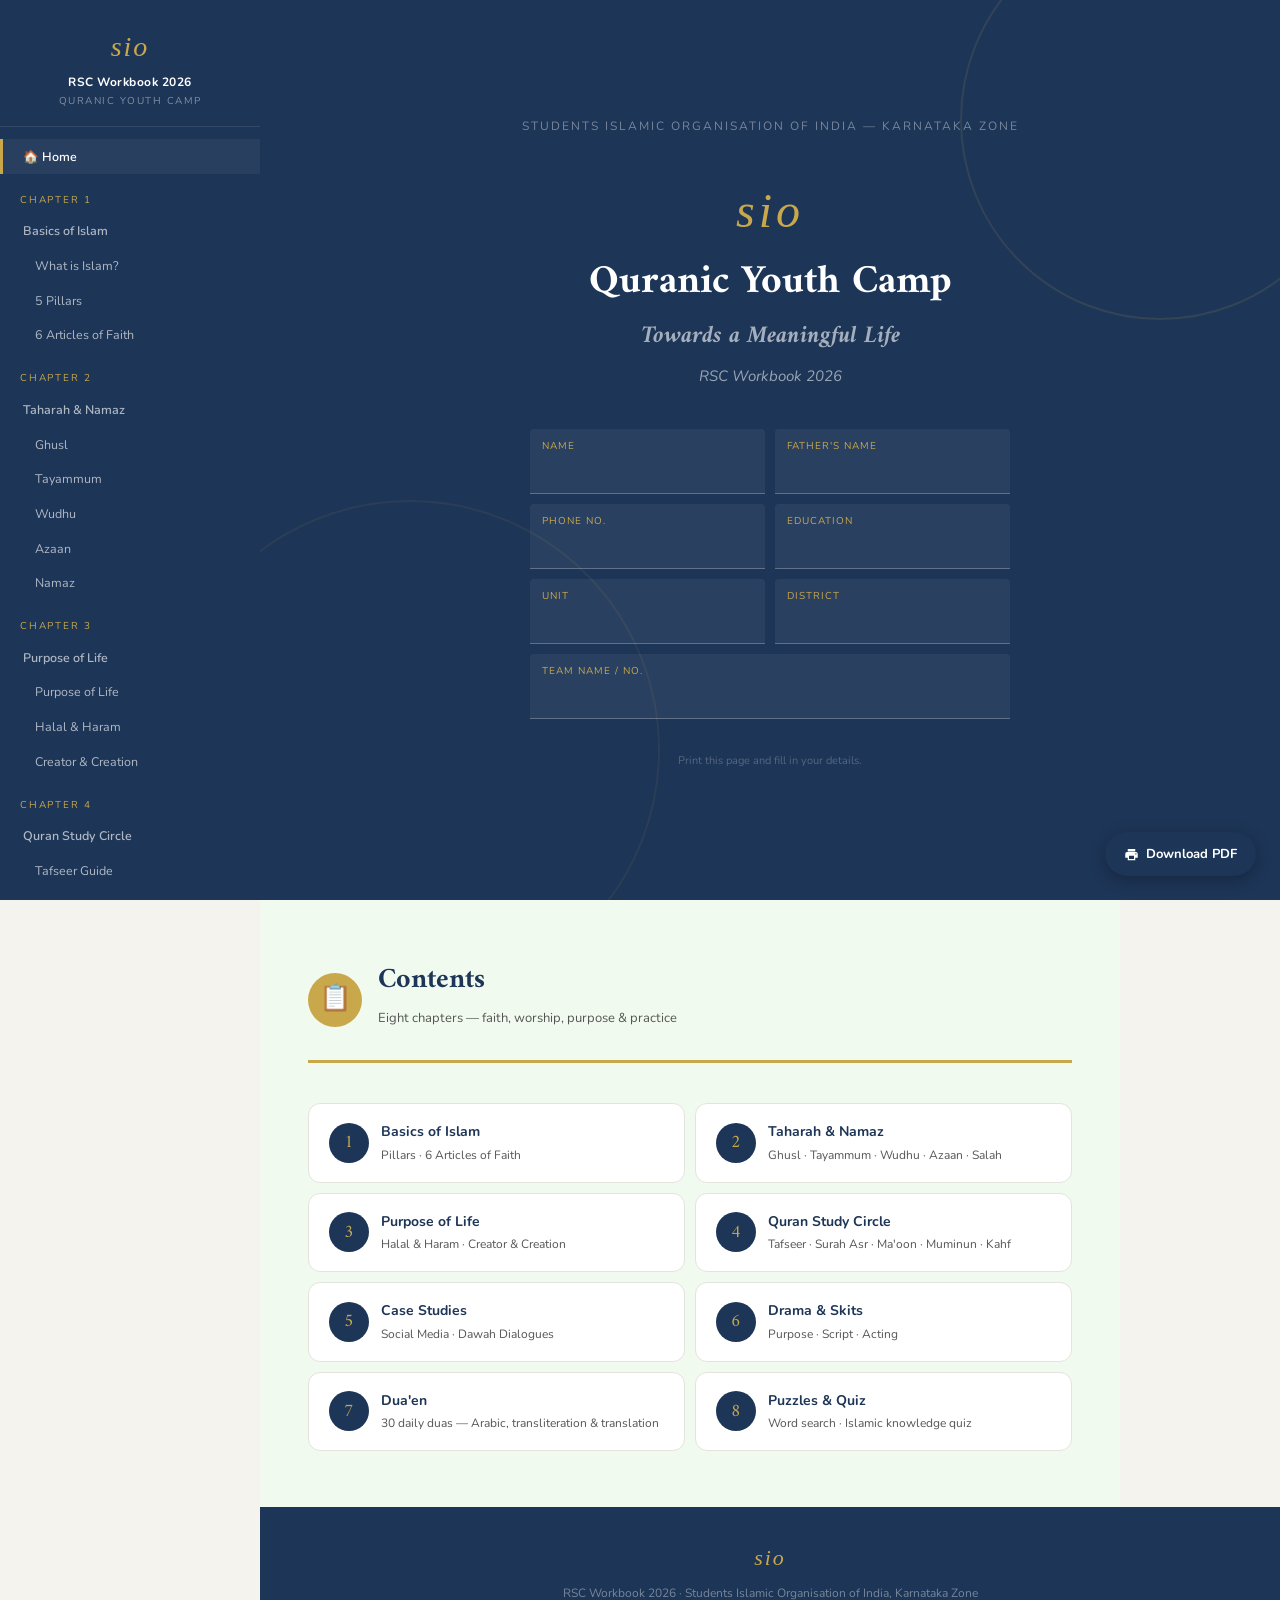
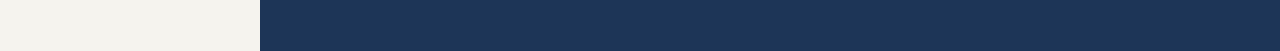
<file: index.html>
<!DOCTYPE html>
<html lang="en">
<head>
<meta charset="UTF-8"><meta name="viewport" content="width=device-width,initial-scale=1">
<title>RSC Workbook 2026 — Quranic Youth Camp</title>
<link rel="stylesheet" href="css/style.css">
</head>
<body>

<nav id="topbar">
  <span class="sio-logo">sio</span>
  <button id="menu-btn" aria-label="Menu"><span></span><span></span><span></span></button>
</nav>
<aside id="sidebar"></aside>

<div id="main">

<!-- COVER -->
<div id="cover">
  <div class="cover-org">Students Islamic Organisation of India — Karnataka Zone</div>
  <div class="sio-logo-cover">sio</div>
  <h1>Quranic Youth Camp<br><span style="font-size:.6em;font-style:italic;color:rgba(255,255,255,.6)">Towards a Meaningful Life</span></h1>
  <p class="cover-sub">RSC Workbook 2026</p>

  <div class="reg-grid">
    <div class="reg-field"><span>Name</span><span class="val">&nbsp;</span></div>
    <div class="reg-field"><span>Father's Name</span><span class="val">&nbsp;</span></div>
    <div class="reg-field"><span>Phone No.</span><span class="val">&nbsp;</span></div>
    <div class="reg-field"><span>Education</span><span class="val">&nbsp;</span></div>
    <div class="reg-field"><span>Unit</span><span class="val">&nbsp;</span></div>
    <div class="reg-field"><span>District</span><span class="val">&nbsp;</span></div>
    <div class="reg-field" style="grid-column:span 2"><span>Team Name / No.</span><span class="val">&nbsp;</span></div>
  </div>
  <p class="print-hint">Print this page and fill in your details.</p>
</div>

<!-- TOC -->
<section class="page-section" style="background:var(--cream)">
  <div class="chapter-header" style="border-bottom-color:var(--gold)">
    <div class="ch-num" style="background:var(--gold);color:var(--navy)">📋</div>
    <div class="ch-title"><h2>Contents</h2><p>Eight chapters — faith, worship, purpose & practice</p></div>
  </div>
  <div class="toc-grid">
    <a class="toc-item" href="chapters/ch1.html"><div class="toc-num">1</div><div><div class="toc-label">Basics of Islam</div><div class="toc-sub">Pillars · 6 Articles of Faith</div></div></a>
    <a class="toc-item" href="chapters/ch2.html"><div class="toc-num">2</div><div><div class="toc-label">Taharah & Namaz</div><div class="toc-sub">Ghusl · Tayammum · Wudhu · Azaan · Salah</div></div></a>
    <a class="toc-item" href="chapters/ch3.html"><div class="toc-num">3</div><div><div class="toc-label">Purpose of Life</div><div class="toc-sub">Halal & Haram · Creator & Creation</div></div></a>
    <a class="toc-item" href="chapters/ch4.html"><div class="toc-num">4</div><div><div class="toc-label">Quran Study Circle</div><div class="toc-sub">Tafseer · Surah Asr · Ma'oon · Muminun · Kahf</div></div></a>
    <a class="toc-item" href="chapters/ch5.html"><div class="toc-num">5</div><div><div class="toc-label">Case Studies</div><div class="toc-sub">Social Media · Dawah Dialogues</div></div></a>
    <a class="toc-item" href="chapters/ch6.html"><div class="toc-num">6</div><div><div class="toc-label">Drama & Skits</div><div class="toc-sub">Purpose · Script · Acting</div></div></a>
    <a class="toc-item" href="chapters/ch7.html"><div class="toc-num">7</div><div><div class="toc-label">Dua'en</div><div class="toc-sub">30 daily duas — Arabic, transliteration & translation</div></div></a>
    <a class="toc-item" href="chapters/ch8.html"><div class="toc-num">8</div><div><div class="toc-label">Puzzles & Quiz</div><div class="toc-sub">Word search · Islamic knowledge quiz</div></div></a>
  </div>
</section>

<footer class="site-footer">
  <span class="sio-logo">sio</span>
  <p>RSC Workbook 2026 · Students Islamic Organisation of India, Karnataka Zone</p>
</footer>

</div>
<script src="js/nav.js"></script>
<a class="print-fab" href="print.html" title="Download PDF"><svg viewBox="0 0 24 24"><path d="M19 8H5c-1.66 0-3 1.34-3 3v6h4v4h12v-4h4v-6c0-1.66-1.34-3-3-3zm-3 11H8v-5h8v5zm3-7c-.55 0-1-.45-1-1s.45-1 1-1 1 .45 1 1-.45 1-1 1zm-1-9H6v4h12V3z"/></svg>Download PDF</a>
</body>
</html>
</file>
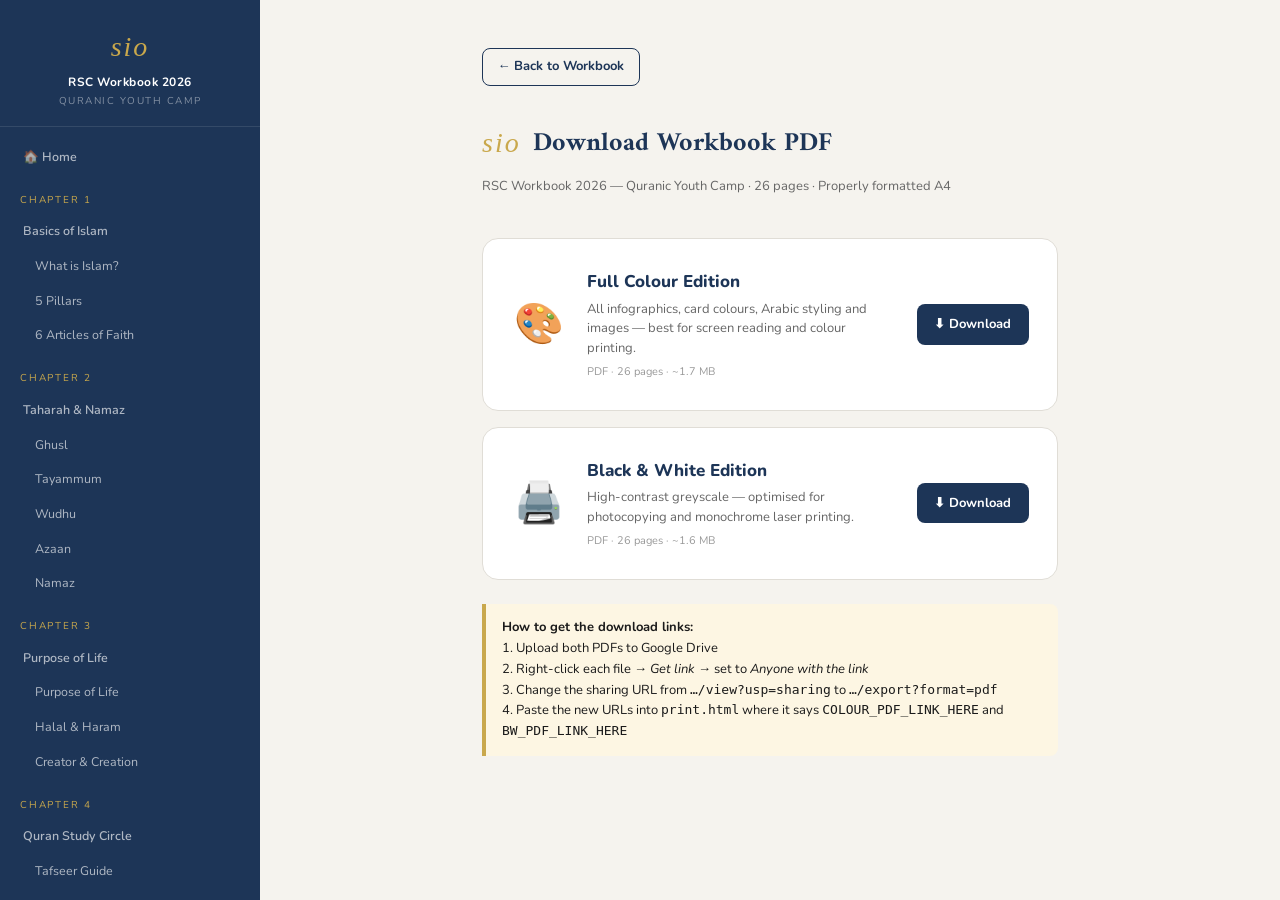
<file: print.html>
<!DOCTYPE html>
<html lang="en">
<head>
<meta charset="UTF-8"><meta name="viewport" content="width=device-width,initial-scale=1">
<title>Download PDF — RSC Workbook 2026</title>
<link rel="stylesheet" href="../css/style.css">
<style>
.dl-shell{max-width:640px;margin:0 auto;padding:3rem 2rem 5rem}
.dl-card{background:#fff;border-radius:16px;border:1px solid #e0ddd6;padding:1.75rem;margin-bottom:16px;display:flex;align-items:center;gap:20px;transition:.15s}
.dl-card:hover{border-color:var(--teal);transform:translateY(-1px)}
.dl-icon{font-size:40px;flex-shrink:0;width:56px;text-align:center}
.dl-info{flex:1}
.dl-title{font-size:17px;font-weight:800;color:var(--navy);margin-bottom:3px}
.dl-desc{font-size:13px;color:#666;line-height:1.5}
.dl-meta{font-size:11px;color:#999;margin-top:4px}
.dl-btn-link{display:inline-flex;align-items:center;gap:7px;background:var(--navy);color:#fff;text-decoration:none;font-size:13px;font-weight:700;padding:.55rem 1.1rem;border-radius:8px;transition:.15s;flex-shrink:0}
.dl-btn-link:hover{background:var(--gold);color:var(--navy)}
.note-box{background:#fdf6e3;border-left:4px solid var(--gold);border-radius:0 8px 8px 0;padding:.85rem 1rem;font-size:13px;line-height:1.6;margin-top:1.5rem}
</style>
</head>
<body>
<nav id="topbar"><span class="sio-logo">sio</span><button id="menu-btn" aria-label="Menu"><span></span><span></span><span></span></button></nav>
<aside id="sidebar"></aside>
<div id="main">
<div class="dl-shell">
  <a class="back-link" href="../index.html" style="display:inline-flex;align-items:center;gap:6px;font-size:13px;font-weight:700;color:var(--navy);text-decoration:none;margin-bottom:2rem;padding:.4rem .9rem;border:1.5px solid var(--navy);border-radius:8px">← Back to Workbook</a>

  <div style="display:flex;align-items:center;gap:12px;margin-bottom:.3rem">
    <span class="sio-logo" style="font-size:28px">sio</span>
    <h2 style="font-family:'Amiri',serif;font-size:26px;color:var(--navy)">Download Workbook PDF</h2>
  </div>
  <p style="font-size:13px;color:#666;margin-bottom:2.5rem">RSC Workbook 2026 — Quranic Youth Camp · 26 pages · Properly formatted A4</p>

  <div class="dl-card">
    <div class="dl-icon">🎨</div>
    <div class="dl-info">
      <div class="dl-title">Full Colour Edition</div>
      <div class="dl-desc">All infographics, card colours, Arabic styling and images — best for screen reading and colour printing.</div>
      <div class="dl-meta">PDF · 26 pages · ~1.7 MB</div>
    </div>
    <!-- REPLACE href WITH YOUR GOOGLE DRIVE DIRECT DOWNLOAD LINK -->
    <a class="dl-btn-link" href="COLOUR_PDF_LINK_HERE" target="_blank" id="colour-link">
      ⬇ Download
    </a>
  </div>

  <div class="dl-card">
    <div class="dl-icon">🖨️</div>
    <div class="dl-info">
      <div class="dl-title">Black &amp; White Edition</div>
      <div class="dl-desc">High-contrast greyscale — optimised for photocopying and monochrome laser printing.</div>
      <div class="dl-meta">PDF · 26 pages · ~1.6 MB</div>
    </div>
    <!-- REPLACE href WITH YOUR GOOGLE DRIVE DIRECT DOWNLOAD LINK -->
    <a class="dl-btn-link" href="BW_PDF_LINK_HERE" target="_blank" id="bw-link">
      ⬇ Download
    </a>
  </div>

  <div class="note-box">
    <strong>How to get the download links:</strong><br>
    1. Upload both PDFs to Google Drive<br>
    2. Right-click each file → <em>Get link</em> → set to <em>Anyone with the link</em><br>
    3. Change the sharing URL from <code>…/view?usp=sharing</code> to <code>…/export?format=pdf</code><br>
    4. Paste the new URLs into <code>print.html</code> where it says <code>COLOUR_PDF_LINK_HERE</code> and <code>BW_PDF_LINK_HERE</code>
  </div>
</div>
</div>
<script src="../js/nav.js"></script>
</body>
</html>
</file>
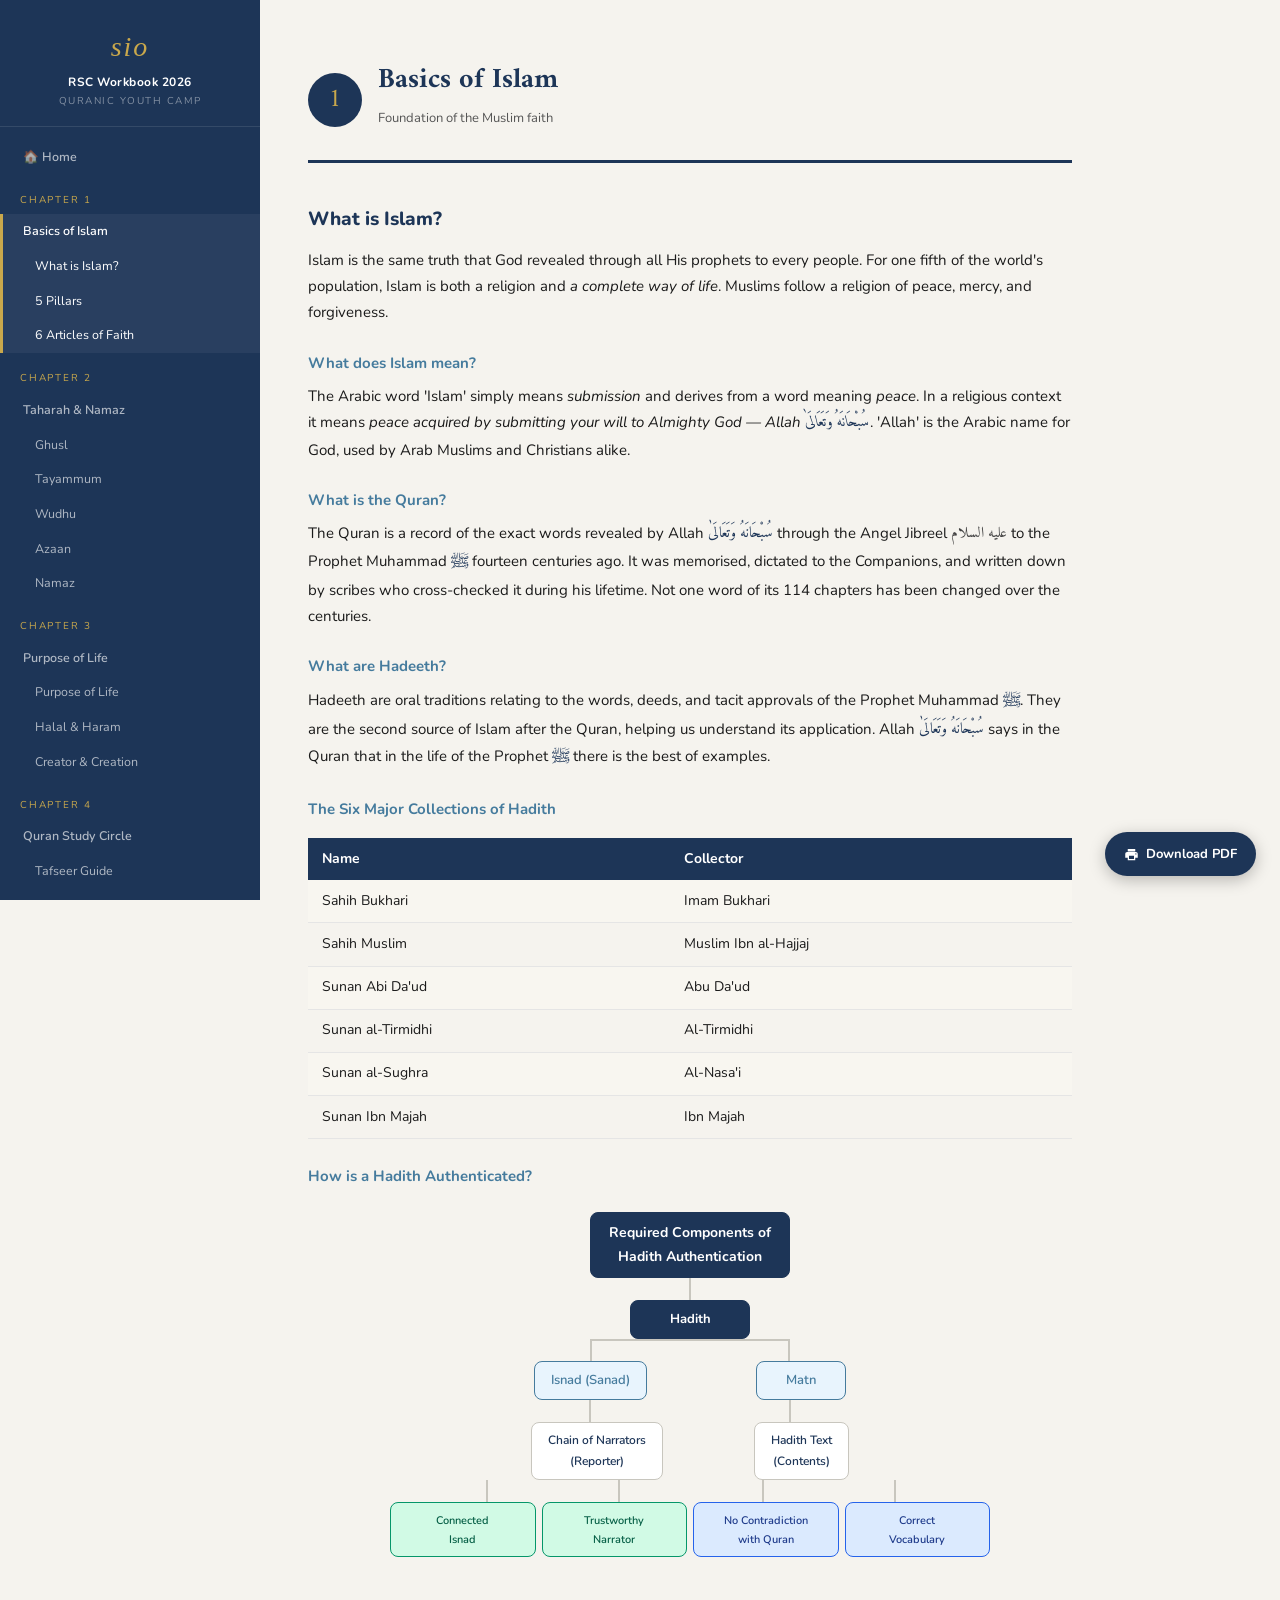
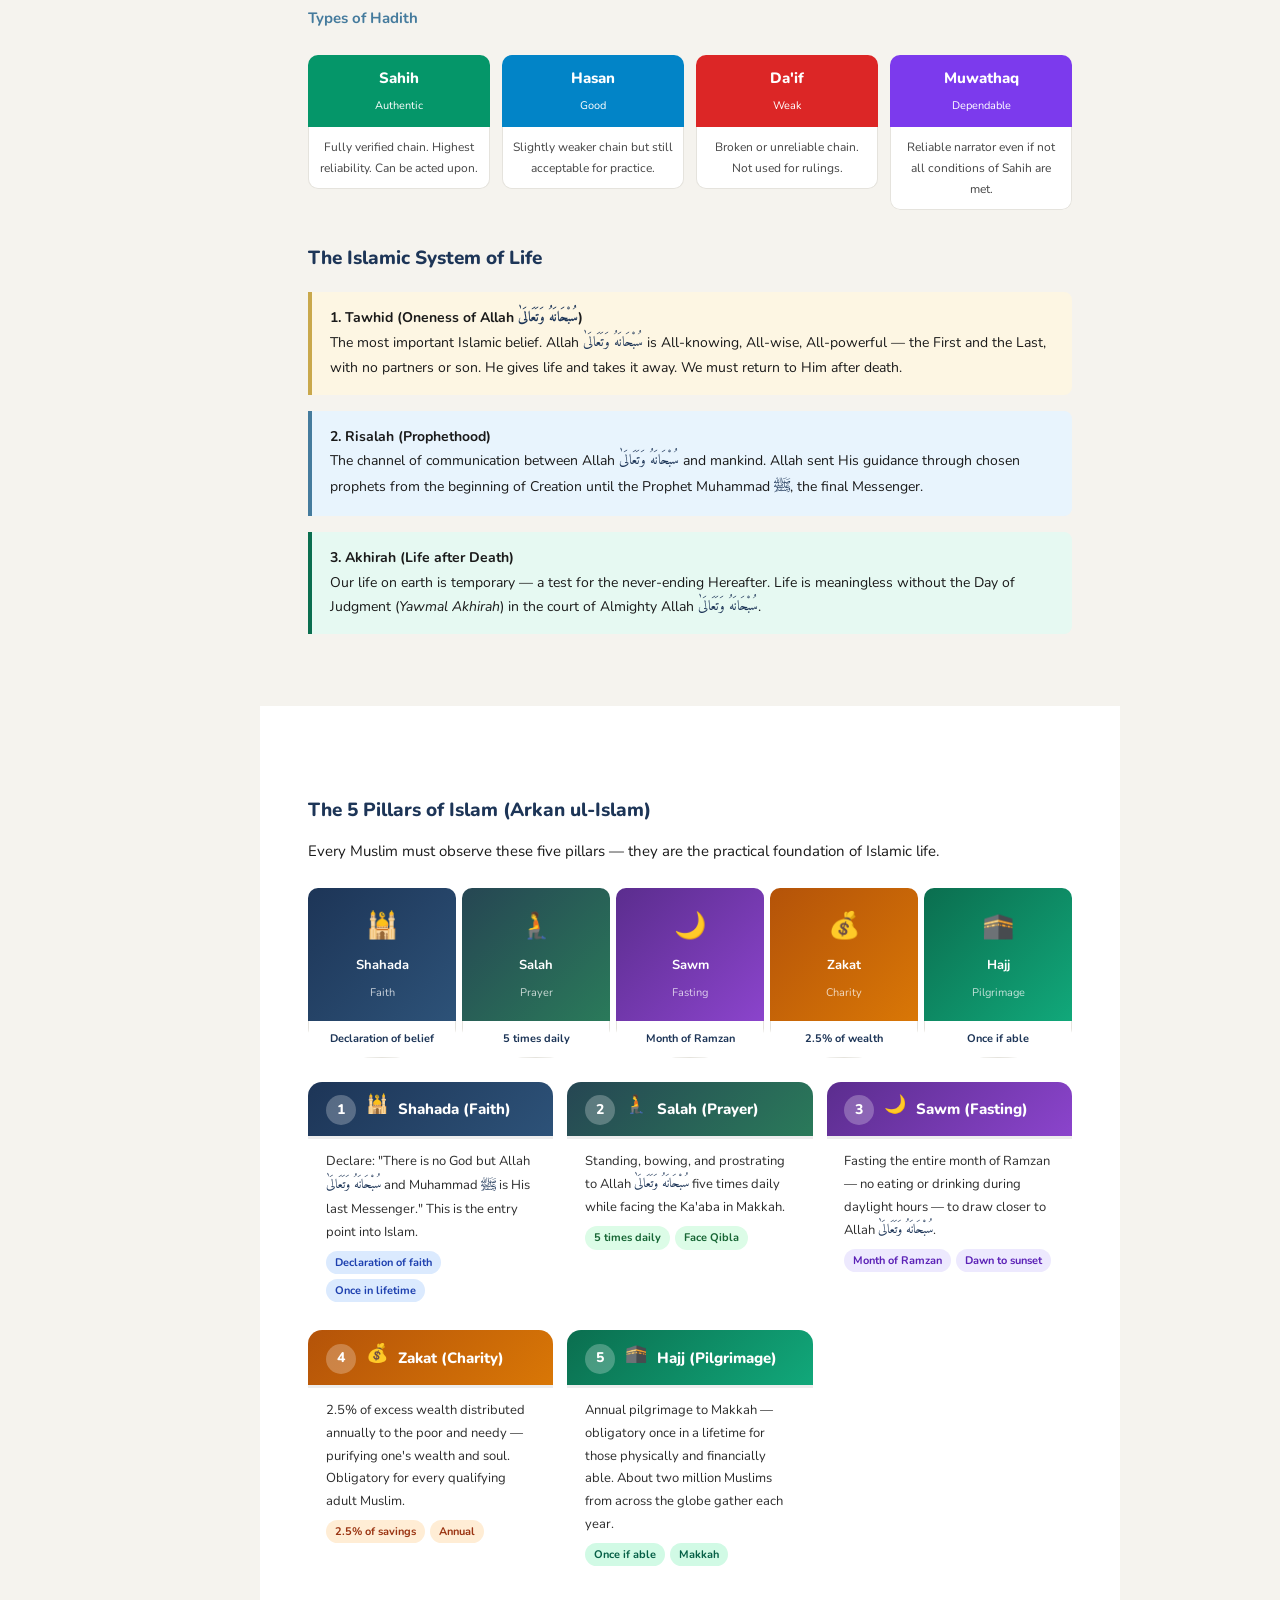
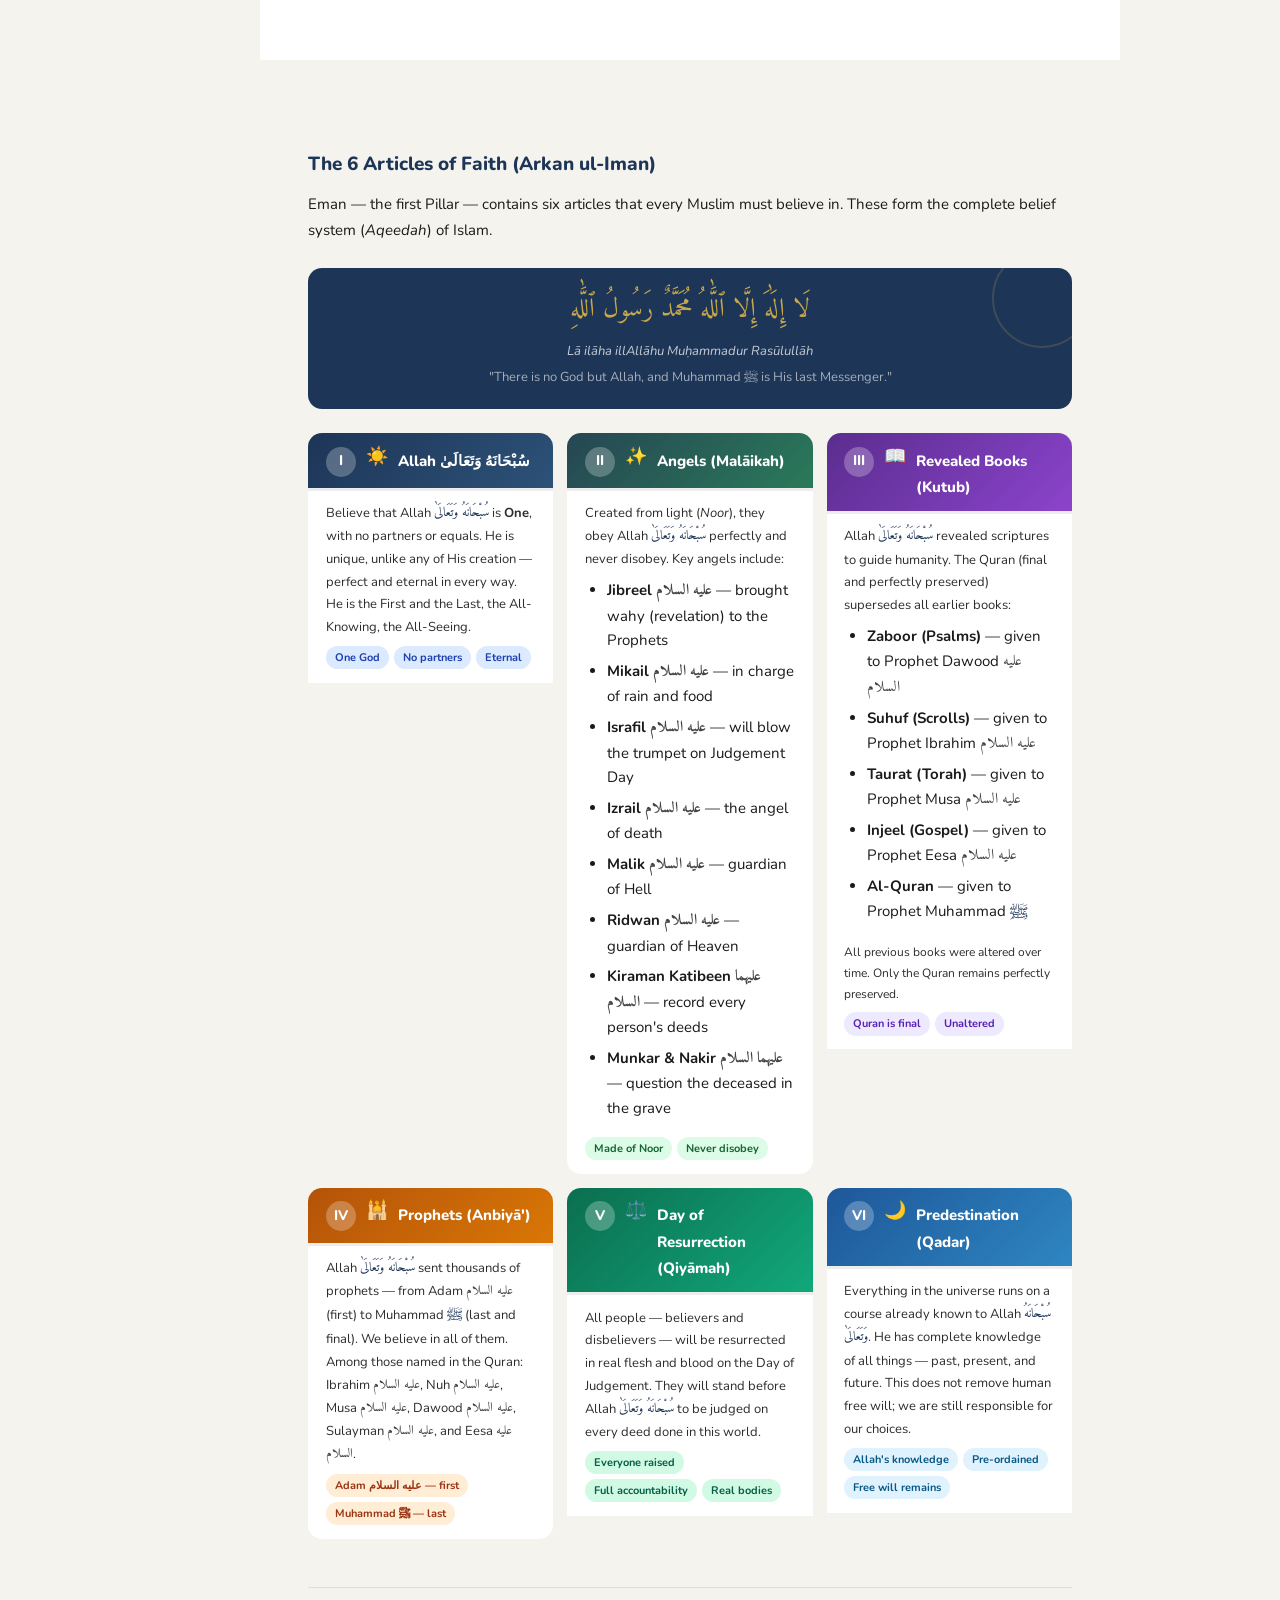
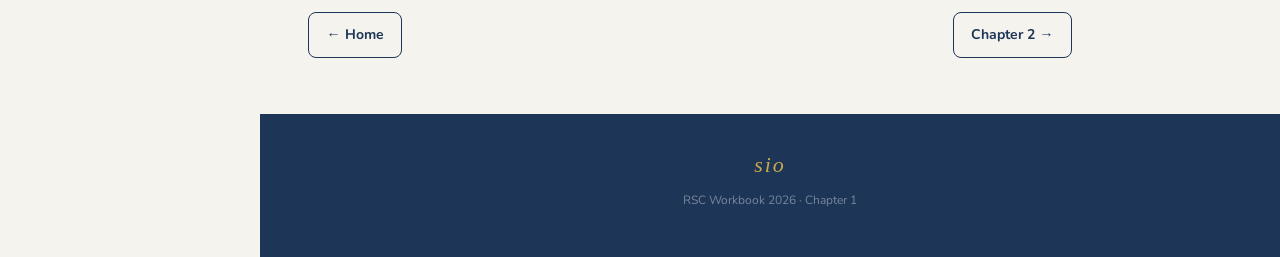
<file: chapters/ch1.html>
<!DOCTYPE html>
<html lang="en">
<head>
<meta charset="UTF-8"><meta name="viewport" content="width=device-width,initial-scale=1">
<title>Chapter 1 — Basics of Islam | RSC Workbook 2026</title>
<link rel="stylesheet" href="../css/style.css">
<style>
/* ── Hadith tree infographic ── */
.hadith-tree{font-family:'Nunito',sans-serif;padding:1rem 0 1.5rem}
.ht-row{display:flex;justify-content:center;gap:20px;margin-bottom:0}
.ht-node{background:#fff;border:1.5px solid #c8c6be;border-radius:8px;padding:.45rem 1rem;font-size:13px;font-weight:600;color:var(--navy);text-align:center;position:relative;min-width:90px}
.ht-node.root{background:var(--navy);color:#fff;border-color:var(--navy);font-size:14px;font-weight:700}
.ht-node.mid{background:#e8f4fd;border-color:var(--teal);color:var(--teal)}
.ht-node.grn{background:#d1fae5;border-color:#059669;color:#065f46}
.ht-node.blu{background:#dbeafe;border-color:#2563eb;color:#1e3a8a;font-size:12px}
.ht-connector{display:flex;justify-content:center;height:22px;position:relative}
.ht-connector::before{content:'';position:absolute;top:0;left:50%;width:2px;height:100%;background:#c8c6be;transform:translateX(-50%)}
.ht-branch{display:flex;justify-content:center;height:22px;position:relative;margin-bottom:0}
.ht-branch::before{content:'';position:absolute;top:0;left:25%;right:25%;height:2px;background:#c8c6be}
.ht-branch::after{content:'';position:absolute;top:0;left:25%;width:2px;height:100%;background:#c8c6be}
.ht-branch-r::after{content:'';position:absolute;top:0;right:25%;width:2px;height:100%;background:#c8c6be}

/* hadith types grid */
.hadith-types{display:grid;grid-template-columns:repeat(4,1fr);gap:12px;margin:1.5rem 0}
.ht-type{border-radius:10px;overflow:hidden;text-align:center}
.ht-type .ht-head{padding:.6rem .5rem;font-weight:800;font-size:15px;color:#fff}
.ht-type .ht-body{background:#fff;padding:.6rem .5rem;border:1px solid #e5e3dd;border-top:none;border-radius:0 0 10px 10px}
.ht-type .ht-body p{font-size:12px;color:#444;margin:0}
.ht-type.sahih .ht-head{background:#059669}
.ht-type.hasan .ht-head{background:#0284c7}
.ht-type.daif  .ht-head{background:#dc2626}
.ht-type.muwath .ht-head{background:#7c3aed}

/* 5 pillars arch infographic */
.pillars-arch{display:grid;grid-template-columns:repeat(5,1fr);gap:6px;margin:1.5rem 0;text-align:center}
.arch-item{border-radius:10px 10px 50% 50% / 10px 10px 30px 30px;overflow:hidden}
.arch-item .arch-top{padding:.9rem .4rem 1.2rem;font-weight:800;font-size:13px;color:#fff;display:flex;flex-direction:column;align-items:center;gap:6px}
.arch-item .arch-icon{font-size:26px}
.arch-item .arch-sub{font-size:11px;font-weight:400;color:rgba(255,255,255,.75)}
.arch-item .arch-bot{background:#fff;padding:.5rem .4rem;font-size:11px;color:var(--navy);font-weight:700;border:1px solid #e5e3dd;border-top:none}

/* 6 articles grid */
.articles-grid{display:grid;grid-template-columns:repeat(auto-fit,minmax(240px,1fr));gap:14px;margin:1.5rem 0}
.shahada-banner{background:var(--navy);border-radius:14px;padding:1.2rem 1.5rem;text-align:center;margin:1.5rem 0;position:relative;overflow:hidden}
.shahada-banner::before{content:'';position:absolute;top:-20px;right:-20px;width:100px;height:100px;border:2px solid rgba(201,168,76,.2);border-radius:50%}
</style>
</head>
<body>
<nav id="topbar">
  <span class="sio-logo">sio</span>
  <button id="menu-btn" aria-label="Menu"><span></span><span></span><span></span></button>
</nav>
<aside id="sidebar"></aside>
<div id="main">
<section class="page-section" id="basics">

  <div class="chapter-header">
    <div class="ch-num">1</div>
    <div class="ch-title"><h2>Basics of Islam</h2><p>Foundation of the Muslim faith</p></div>
  </div>

  <h3>What is Islam?</h3>
  <p>Islam is the same truth that God revealed through all His prophets to every people. For one fifth of the world's population, Islam is both a religion and <em>a complete way of life</em>. Muslims follow a religion of peace, mercy, and forgiveness.</p>

  <h4>What does Islam mean?</h4>
  <p>The Arabic word 'Islam' simply means <em>submission</em> and derives from a word meaning <em>peace</em>. In a religious context it means <em>peace acquired by submitting your will to Almighty God — Allah <span class="swt">سُبْحَانَهُ وَتَعَالَىٰ</span></em>. 'Allah' is the Arabic name for God, used by Arab Muslims and Christians alike.</p>

  <h4>What is the Quran?</h4>
  <p>The Quran is a record of the exact words revealed by Allah <span class="swt">سُبْحَانَهُ وَتَعَالَىٰ</span> through the Angel Jibreel <span class="as">عليه السلام</span> to the Prophet Muhammad <span class="saw">ﷺ</span> fourteen centuries ago. It was memorised, dictated to the Companions, and written down by scribes who cross-checked it during his lifetime. Not one word of its 114 chapters has been changed over the centuries.</p>

  <h4>What are Hadeeth?</h4>
  <p>Hadeeth are oral traditions relating to the words, deeds, and tacit approvals of the Prophet Muhammad <span class="saw">ﷺ</span>. They are the second source of Islam after the Quran, helping us understand its application. Allah <span class="swt">سُبْحَانَهُ وَتَعَالَىٰ</span> says in the Quran that in the life of the Prophet <span class="saw">ﷺ</span> there is the best of examples.</p>

  <h4>The Six Major Collections of Hadith</h4>
  <table class="data-table">
    <tr><th>Name</th><th>Collector</th></tr>
    <tr><td>Sahih Bukhari</td><td>Imam Bukhari</td></tr>
    <tr><td>Sahih Muslim</td><td>Muslim Ibn al-Hajjaj</td></tr>
    <tr><td>Sunan Abi Da'ud</td><td>Abu Da'ud</td></tr>
    <tr><td>Sunan al-Tirmidhi</td><td>Al-Tirmidhi</td></tr>
    <tr><td>Sunan al-Sughra</td><td>Al-Nasa'i</td></tr>
    <tr><td>Sunan Ibn Majah</td><td>Ibn Majah</td></tr>
  </table>

  <!-- HADITH AUTHENTICATION INFOGRAPHIC -->
  <h4>How is a Hadith Authenticated?</h4>
  <div class="hadith-tree">
    <div class="ht-row"><div class="ht-node root" style="min-width:200px">Required Components of<br>Hadith Authentication</div></div>
    <div class="ht-connector"></div>
    <div class="ht-row"><div class="ht-node root" style="font-size:13px;min-width:120px">Hadith</div></div>
    <div style="display:flex;justify-content:center;height:22px;position:relative">
      <div style="position:absolute;top:0;left:calc(50% - 100px);right:calc(50% - 100px);height:2px;background:#c8c6be"></div>
      <div style="position:absolute;top:0;left:calc(50% - 100px);width:2px;height:22px;background:#c8c6be"></div>
      <div style="position:absolute;top:0;right:calc(50% - 100px);width:2px;height:22px;background:#c8c6be"></div>
    </div>
    <div class="ht-row" style="justify-content:space-around;max-width:400px;margin:0 auto">
      <div class="ht-node mid">Isnad (Sanad)</div>
      <div class="ht-node mid">Matn</div>
    </div>
    <div style="display:flex;justify-content:space-around;max-width:400px;margin:0 auto">
      <div class="ht-connector" style="width:48%"></div>
      <div class="ht-connector" style="width:48%"></div>
    </div>
    <div class="ht-row" style="justify-content:space-around;max-width:400px;margin:0 auto;gap:10px">
      <div class="ht-node" style="font-size:12px;max-width:170px">Chain of Narrators<br>(Reporter)</div>
      <div class="ht-node" style="font-size:12px;max-width:170px">Hadith Text<br>(Contents)</div>
    </div>
    <div style="display:flex;justify-content:space-around;max-width:600px;margin:0 auto;height:22px;position:relative">
      <div style="position:absolute;top:0;left:16%;width:2px;height:22px;background:#c8c6be"></div>
      <div style="position:absolute;top:0;left:38%;width:2px;height:22px;background:#c8c6be"></div>
      <div style="position:absolute;top:0;left:62%;width:2px;height:22px;background:#c8c6be"></div>
      <div style="position:absolute;top:0;left:84%;width:2px;height:22px;background:#c8c6be"></div>
    </div>
    <div style="display:grid;grid-template-columns:1fr 1fr 1fr 1fr;gap:6px;max-width:600px;margin:0 auto">
      <div class="ht-node grn" style="font-size:11px">Connected<br>Isnad</div>
      <div class="ht-node grn" style="font-size:11px">Trustworthy<br>Narrator</div>
      <div class="ht-node blu" style="font-size:11px">No Contradiction<br>with Quran</div>
      <div class="ht-node blu" style="font-size:11px">Correct<br>Vocabulary</div>
    </div>
  </div>

  <!-- TYPES OF HADITH -->
  <h4>Types of Hadith</h4>
  <div class="hadith-types">
    <div class="ht-type sahih">
      <div class="ht-head">Sahih<br><span style="font-size:11px;font-weight:400">Authentic</span></div>
      <div class="ht-body"><p>Fully verified chain. Highest reliability. Can be acted upon.</p></div>
    </div>
    <div class="ht-type hasan">
      <div class="ht-head">Hasan<br><span style="font-size:11px;font-weight:400">Good</span></div>
      <div class="ht-body"><p>Slightly weaker chain but still acceptable for practice.</p></div>
    </div>
    <div class="ht-type daif">
      <div class="ht-head">Da'if<br><span style="font-size:11px;font-weight:400">Weak</span></div>
      <div class="ht-body"><p>Broken or unreliable chain. Not used for rulings.</p></div>
    </div>
    <div class="ht-type muwath">
      <div class="ht-head">Muwathaq<br><span style="font-size:11px;font-weight:400">Dependable</span></div>
      <div class="ht-body"><p>Reliable narrator even if not all conditions of Sahih are met.</p></div>
    </div>
  </div>

  <h3>The Islamic System of Life</h3>
  <div class="box gold"><strong>1. Tawhid (Oneness of Allah <span class="swt">سُبْحَانَهُ وَتَعَالَىٰ</span>)</strong><br>The most important Islamic belief. Allah <span class="swt">سُبْحَانَهُ وَتَعَالَىٰ</span> is All-knowing, All-wise, All-powerful — the First and the Last, with no partners or son. He gives life and takes it away. We must return to Him after death.</div>
  <div class="box"><strong>2. Risalah (Prophethood)</strong><br>The channel of communication between Allah <span class="swt">سُبْحَانَهُ وَتَعَالَىٰ</span> and mankind. Allah sent His guidance through chosen prophets from the beginning of Creation until the Prophet Muhammad <span class="saw">ﷺ</span>, the final Messenger.</div>
  <div class="box green"><strong>3. Akhirah (Life after Death)</strong><br>Our life on earth is temporary — a test for the never-ending Hereafter. Life is meaningless without the Day of Judgment (<em>Yawmal Akhirah</em>) in the court of Almighty Allah <span class="swt">سُبْحَانَهُ وَتَعَالَىٰ</span>.</div>

</section>

<!-- 5 PILLARS -->
<section class="page-section" id="pillars">
  <h3>The 5 Pillars of Islam (Arkan ul-Islam)</h3>
  <p>Every Muslim must observe these five pillars — they are the practical foundation of Islamic life.</p>

  <div class="pillars-arch">
    <div class="arch-item"><div class="arch-top bg1"><div class="arch-icon">🕌</div><strong>Shahada</strong><div class="arch-sub">Faith</div></div><div class="arch-bot">Declaration of belief</div></div>
    <div class="arch-item"><div class="arch-top bg2"><div class="arch-icon">🧎</div><strong>Salah</strong><div class="arch-sub">Prayer</div></div><div class="arch-bot">5 times daily</div></div>
    <div class="arch-item"><div class="arch-top bg3"><div class="arch-icon">🌙</div><strong>Sawm</strong><div class="arch-sub">Fasting</div></div><div class="arch-bot">Month of Ramzan</div></div>
    <div class="arch-item"><div class="arch-top bg4"><div class="arch-icon">💰</div><strong>Zakat</strong><div class="arch-sub">Charity</div></div><div class="arch-bot">2.5% of wealth</div></div>
    <div class="arch-item"><div class="arch-top bg5"><div class="arch-icon">🕋</div><strong>Hajj</strong><div class="arch-sub">Pilgrimage</div></div><div class="arch-bot">Once if able</div></div>
  </div>

  <div class="card-grid">
    <div class="pillar-card"><div class="ph bg1"><div class="pnum">1</div><div class="picon">🕌</div><div class="pname">Shahada (Faith)</div></div>
    <div class="pb"><p>Declare: "There is no God but Allah <span class="swt">سُبْحَانَهُ وَتَعَالَىٰ</span> and Muhammad <span class="saw">ﷺ</span> is His last Messenger." This is the entry point into Islam.</p><div class="tag-row"><span class="tag t1">Declaration of faith</span><span class="tag t1">Once in lifetime</span></div></div></div>

    <div class="pillar-card"><div class="ph bg2"><div class="pnum">2</div><div class="picon">🧎</div><div class="pname">Salah (Prayer)</div></div>
    <div class="pb"><p>Standing, bowing, and prostrating to Allah <span class="swt">سُبْحَانَهُ وَتَعَالَىٰ</span> five times daily while facing the Ka'aba in Makkah.</p><div class="tag-row"><span class="tag t2">5 times daily</span><span class="tag t2">Face Qibla</span></div></div></div>

    <div class="pillar-card"><div class="ph bg3"><div class="pnum">3</div><div class="picon">🌙</div><div class="pname">Sawm (Fasting)</div></div>
    <div class="pb"><p>Fasting the entire month of Ramzan — no eating or drinking during daylight hours — to draw closer to Allah <span class="swt">سُبْحَانَهُ وَتَعَالَىٰ</span>.</p><div class="tag-row"><span class="tag t3">Month of Ramzan</span><span class="tag t3">Dawn to sunset</span></div></div></div>

    <div class="pillar-card"><div class="ph bg4"><div class="pnum">4</div><div class="picon">💰</div><div class="pname">Zakat (Charity)</div></div>
    <div class="pb"><p>2.5% of excess wealth distributed annually to the poor and needy — purifying one's wealth and soul. Obligatory for every qualifying adult Muslim.</p><div class="tag-row"><span class="tag t4">2.5% of savings</span><span class="tag t4">Annual</span></div></div></div>

    <div class="pillar-card"><div class="ph bg5"><div class="pnum">5</div><div class="picon">🕋</div><div class="pname">Hajj (Pilgrimage)</div></div>
    <div class="pb"><p>Annual pilgrimage to Makkah — obligatory once in a lifetime for those physically and financially able. About two million Muslims from across the globe gather each year.</p><div class="tag-row"><span class="tag t5">Once if able</span><span class="tag t5">Makkah</span></div></div></div>
  </div>
</section>

<!-- 6 ARTICLES OF FAITH -->
<section class="page-section" id="articles">
  <h3>The 6 Articles of Faith (Arkan ul-Iman)</h3>
  <p>Eman — the first Pillar — contains six articles that every Muslim must believe in. These form the complete belief system (<em>Aqeedah</em>) of Islam.</p>

  <div class="shahada-banner">
    <div class="ar" style="font-size:clamp(18px,3vw,26px)">لَا إِلَٰهَ إِلَّا ٱللَّٰهُ مُحَمَّدٌ رَسُولُ ٱللَّٰهِ</div>
    <div class="tr">Lā ilāha illAllāhu Muḥammadur Rasūlullāh</div>
    <div class="tl">"There is no God but Allah, and Muhammad <span style="font-family:'Amiri',serif">ﷺ</span> is His last Messenger."</div>
  </div>

  <div class="articles-grid">
    <div class="pillar-card">
      <div class="ph bg1"><div class="pnum">I</div><div class="picon">☀️</div><div class="pname">Allah سُبْحَانَهُ وَتَعَالَىٰ</div></div>
      <div class="pb"><p>Believe that Allah <span class="swt">سُبْحَانَهُ وَتَعَالَىٰ</span> is <strong>One</strong>, with no partners or equals. He is unique, unlike any of His creation — perfect and eternal in every way. He is the First and the Last, the All-Knowing, the All-Seeing.</p><div class="tag-row"><span class="tag t1">One God</span><span class="tag t1">No partners</span><span class="tag t1">Eternal</span></div></div>
    </div>

    <div class="pillar-card">
      <div class="ph bg2"><div class="pnum">II</div><div class="picon">✨</div><div class="pname">Angels (Malāikah)</div></div>
      <div class="pb"><p>Created from light (<em>Noor</em>), they obey Allah <span class="swt">سُبْحَانَهُ وَتَعَالَىٰ</span> perfectly and never disobey. Key angels include:</p>
      <ul style="font-size:12px;margin-top:.3rem">
        <li><strong>Jibreel <span class="as">عليه السلام</span></strong> — brought wahy (revelation) to the Prophets</li>
        <li><strong>Mikail <span class="as">عليه السلام</span></strong> — in charge of rain and food</li>
        <li><strong>Israfil <span class="as">عليه السلام</span></strong> — will blow the trumpet on Judgement Day</li>
        <li><strong>Izrail <span class="as">عليه السلام</span></strong> — the angel of death</li>
        <li><strong>Malik <span class="as">عليه السلام</span></strong> — guardian of Hell</li>
        <li><strong>Ridwan <span class="as">عليه السلام</span></strong> — guardian of Heaven</li>
        <li><strong>Kiraman Katibeen <span class="as">عليهما السلام</span></strong> — record every person's deeds</li>
        <li><strong>Munkar &amp; Nakir <span class="as">عليهما السلام</span></strong> — question the deceased in the grave</li>
      </ul>
      <div class="tag-row" style="margin-top:.5rem"><span class="tag t2">Made of Noor</span><span class="tag t2">Never disobey</span></div></div>
    </div>

    <div class="pillar-card">
      <div class="ph bg3"><div class="pnum">III</div><div class="picon">📖</div><div class="pname">Revealed Books (Kutub)</div></div>
      <div class="pb"><p>Allah <span class="swt">سُبْحَانَهُ وَتَعَالَىٰ</span> revealed scriptures to guide humanity. The Quran (final and perfectly preserved) supersedes all earlier books:</p>
      <ul style="font-size:12px;margin-top:.3rem">
        <li><strong>Zaboor (Psalms)</strong> — given to Prophet Dawood <span class="as">عليه السلام</span></li>
        <li><strong>Suhuf (Scrolls)</strong> — given to Prophet Ibrahim <span class="as">عليه السلام</span></li>
        <li><strong>Taurat (Torah)</strong> — given to Prophet Musa <span class="as">عليه السلام</span></li>
        <li><strong>Injeel (Gospel)</strong> — given to Prophet Eesa <span class="as">عليه السلام</span></li>
        <li><strong>Al-Quran</strong> — given to Prophet Muhammad <span class="saw">ﷺ</span></li>
      </ul>
      <p style="font-size:12px;margin-top:.4rem">All previous books were altered over time. Only the Quran remains perfectly preserved.</p>
      <div class="tag-row"><span class="tag t3">Quran is final</span><span class="tag t3">Unaltered</span></div></div>
    </div>

    <div class="pillar-card">
      <div class="ph bg4"><div class="pnum">IV</div><div class="picon">🕌</div><div class="pname">Prophets (Anbiyā')</div></div>
      <div class="pb"><p>Allah <span class="swt">سُبْحَانَهُ وَتَعَالَىٰ</span> sent thousands of prophets — from Adam <span class="as">عليه السلام</span> (first) to Muhammad <span class="saw">ﷺ</span> (last and final). We believe in all of them. Among those named in the Quran: Ibrahim <span class="as">عليه السلام</span>, Nuh <span class="as">عليه السلام</span>, Musa <span class="as">عليه السلام</span>, Dawood <span class="as">عليه السلام</span>, Sulayman <span class="as">عليه السلام</span>, and Eesa <span class="as">عليه السلام</span>.</p>
      <div class="tag-row"><span class="tag t4">Adam عليه السلام — first</span><span class="tag t4">Muhammad ﷺ — last</span></div></div>
    </div>

    <div class="pillar-card">
      <div class="ph bg5"><div class="pnum">V</div><div class="picon">⚖️</div><div class="pname">Day of Resurrection (Qiyāmah)</div></div>
      <div class="pb"><p>All people — believers and disbelievers — will be resurrected in real flesh and blood on the Day of Judgement. They will stand before Allah <span class="swt">سُبْحَانَهُ وَتَعَالَىٰ</span> to be judged on every deed done in this world.</p>
      <div class="tag-row"><span class="tag t5">Everyone raised</span><span class="tag t5">Full accountability</span><span class="tag t5">Real bodies</span></div></div>
    </div>

    <div class="pillar-card">
      <div class="ph bg6"><div class="pnum">VI</div><div class="picon">🌙</div><div class="pname">Predestination (Qadar)</div></div>
      <div class="pb"><p>Everything in the universe runs on a course already known to Allah <span class="swt">سُبْحَانَهُ وَتَعَالَىٰ</span>. He has complete knowledge of all things — past, present, and future. This does not remove human free will; we are still responsible for our choices.</p>
      <div class="tag-row"><span class="tag t6">Allah's knowledge</span><span class="tag t6">Pre-ordained</span><span class="tag t6">Free will remains</span></div></div>
    </div>
  </div>

  <div class="page-nav">
    <a href="../index.html">← Home</a>
    <a href="ch2.html">Chapter 2 →</a>
  </div>
</section>

<footer class="site-footer"><span class="sio-logo">sio</span><p>RSC Workbook 2026 · Chapter 1</p></footer>
</div>
<script src="../js/nav.js"></script>
<a class="print-fab" href="../print.html" title="Download PDF"><svg viewBox="0 0 24 24"><path d="M19 8H5c-1.66 0-3 1.34-3 3v6h4v4h12v-4h4v-6c0-1.66-1.34-3-3-3zm-3 11H8v-5h8v5zm3-7c-.55 0-1-.45-1-1s.45-1 1-1 1 .45 1 1-.45 1-1 1zm-1-9H6v4h12V3z"/></svg>Download PDF</a>
</body>
</html>
</file>
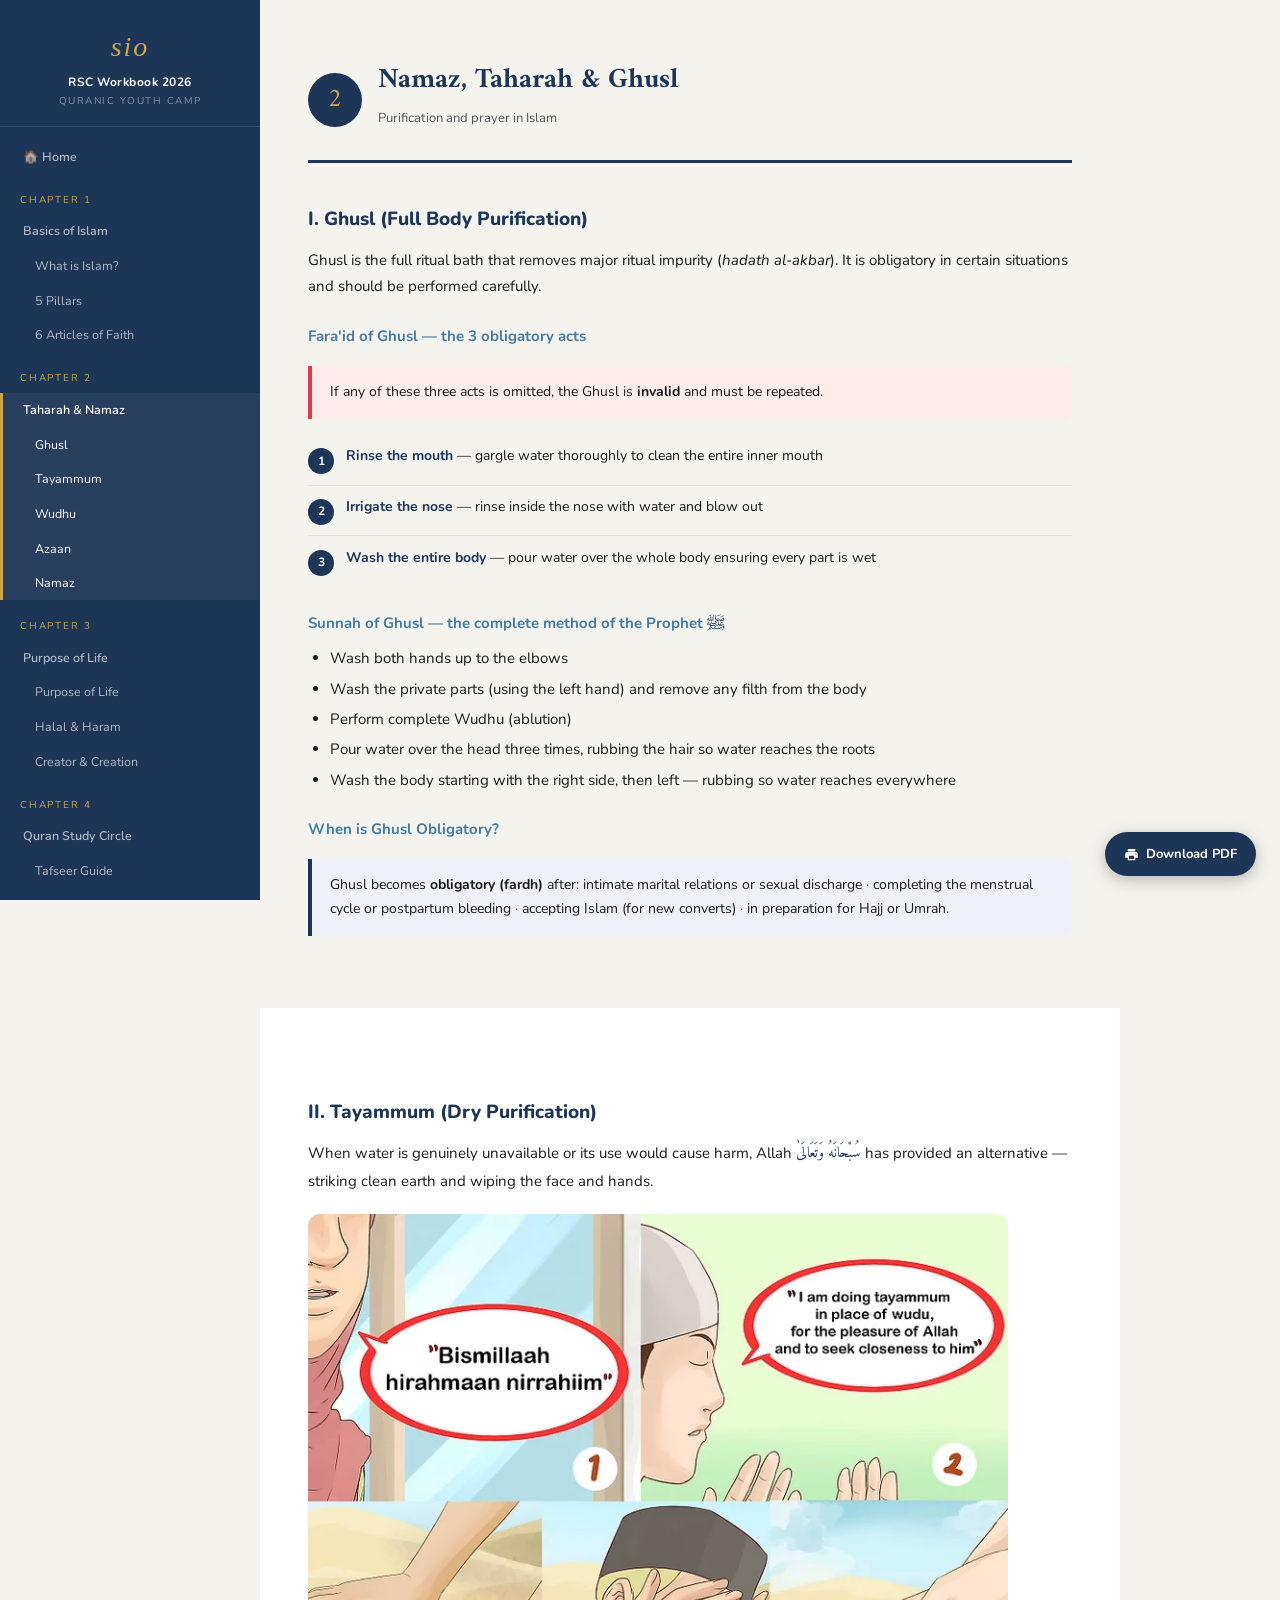
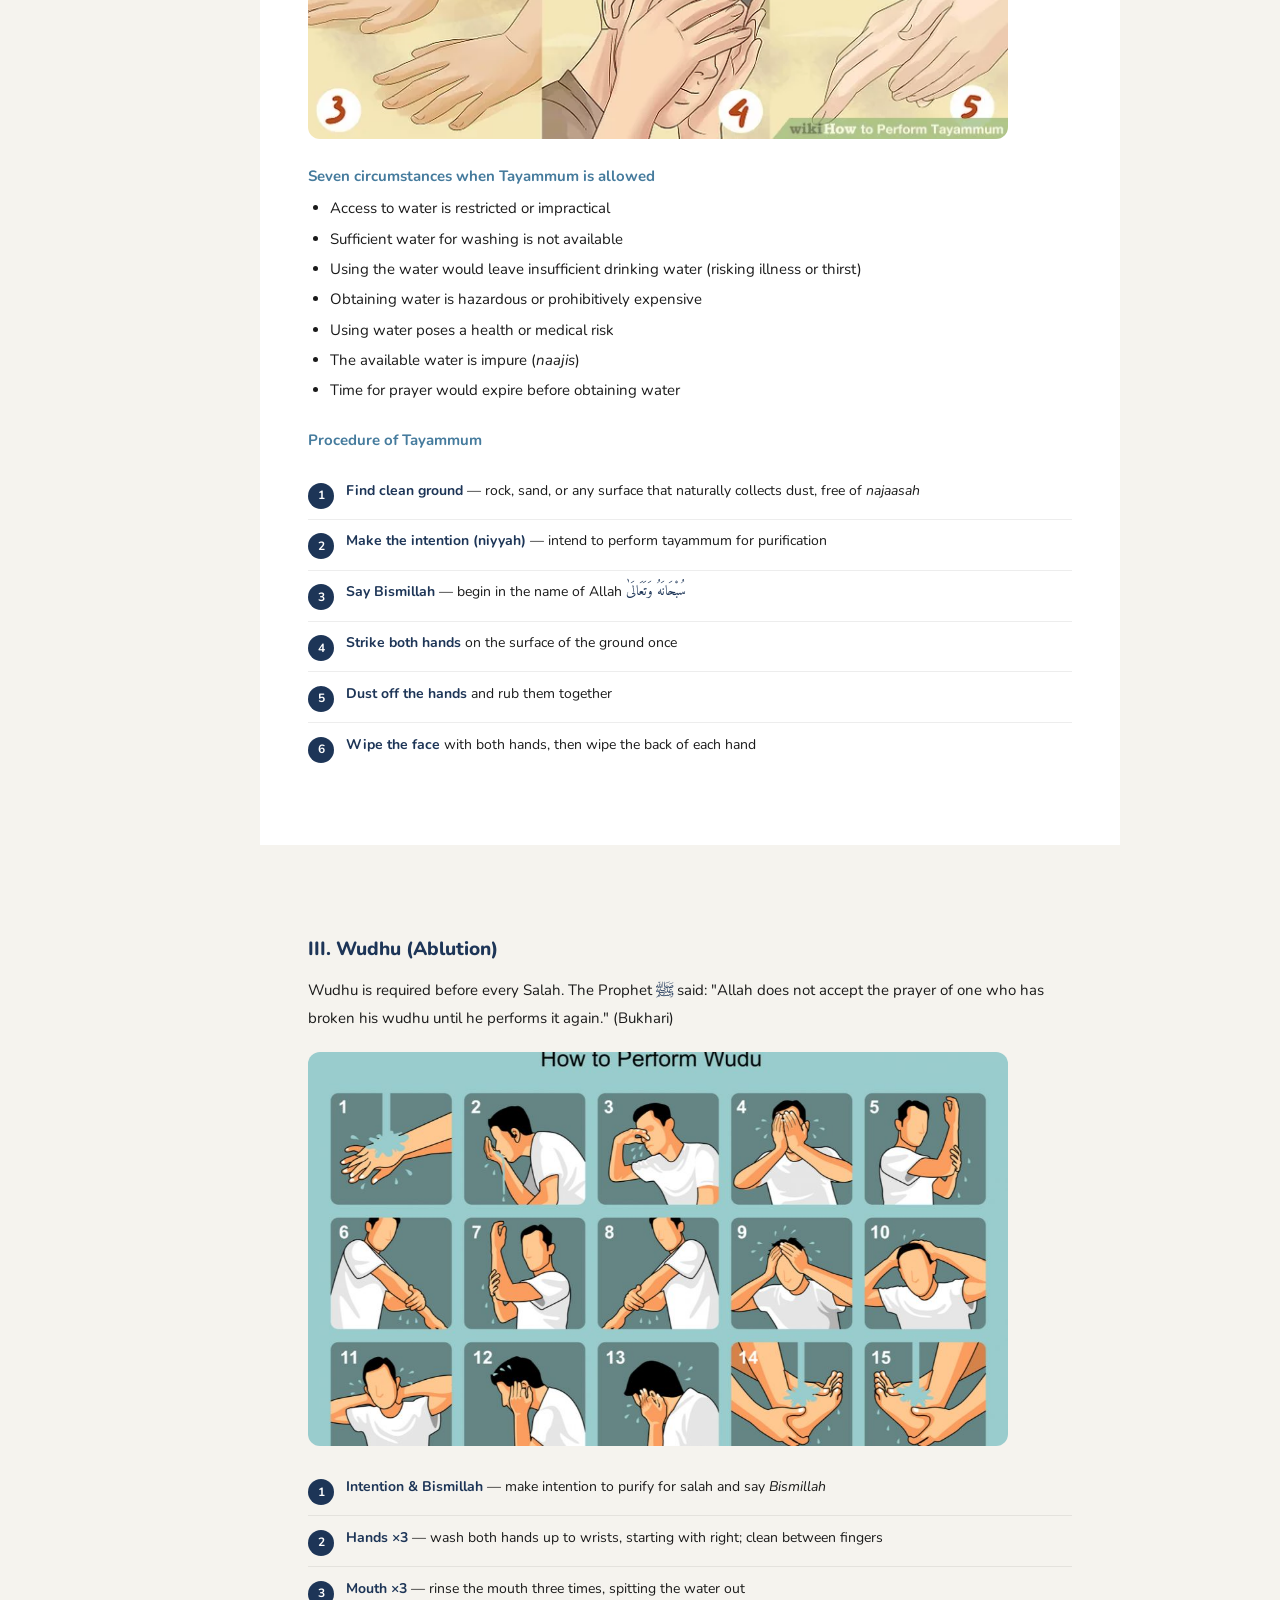
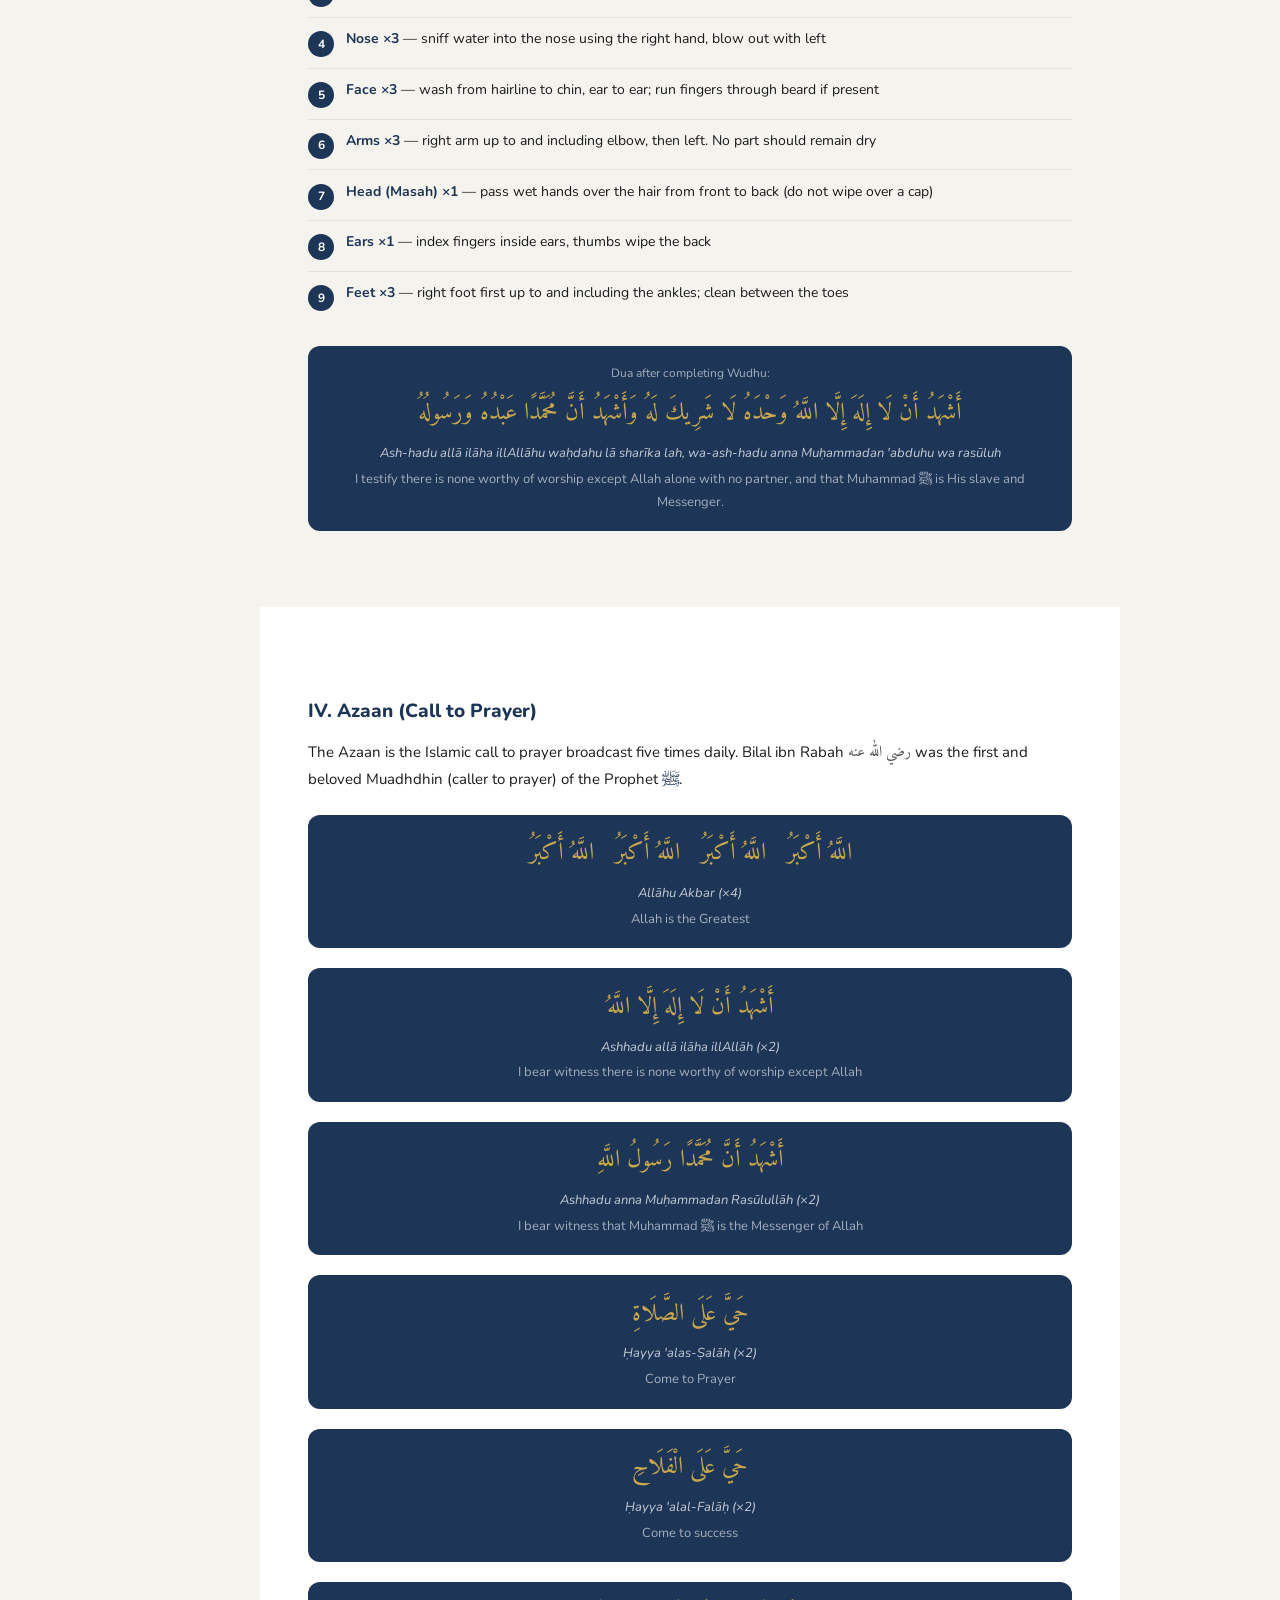
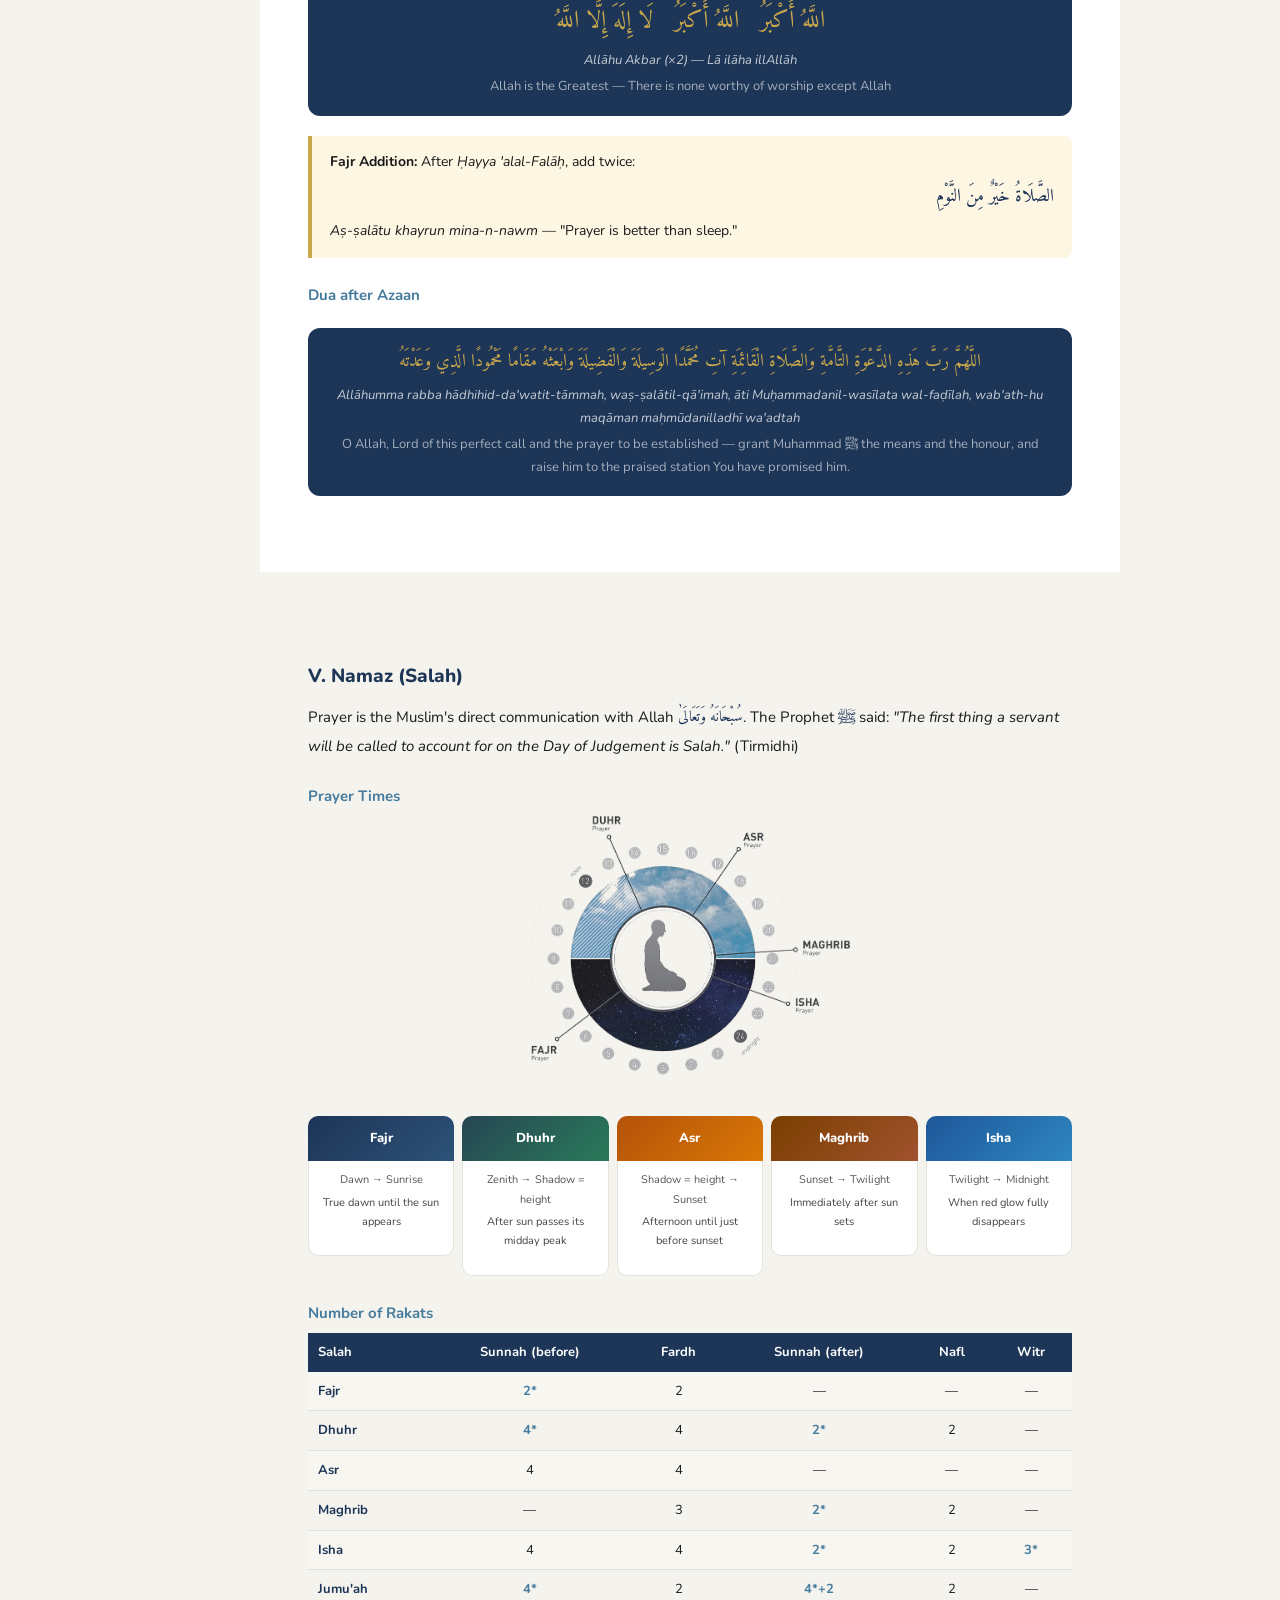
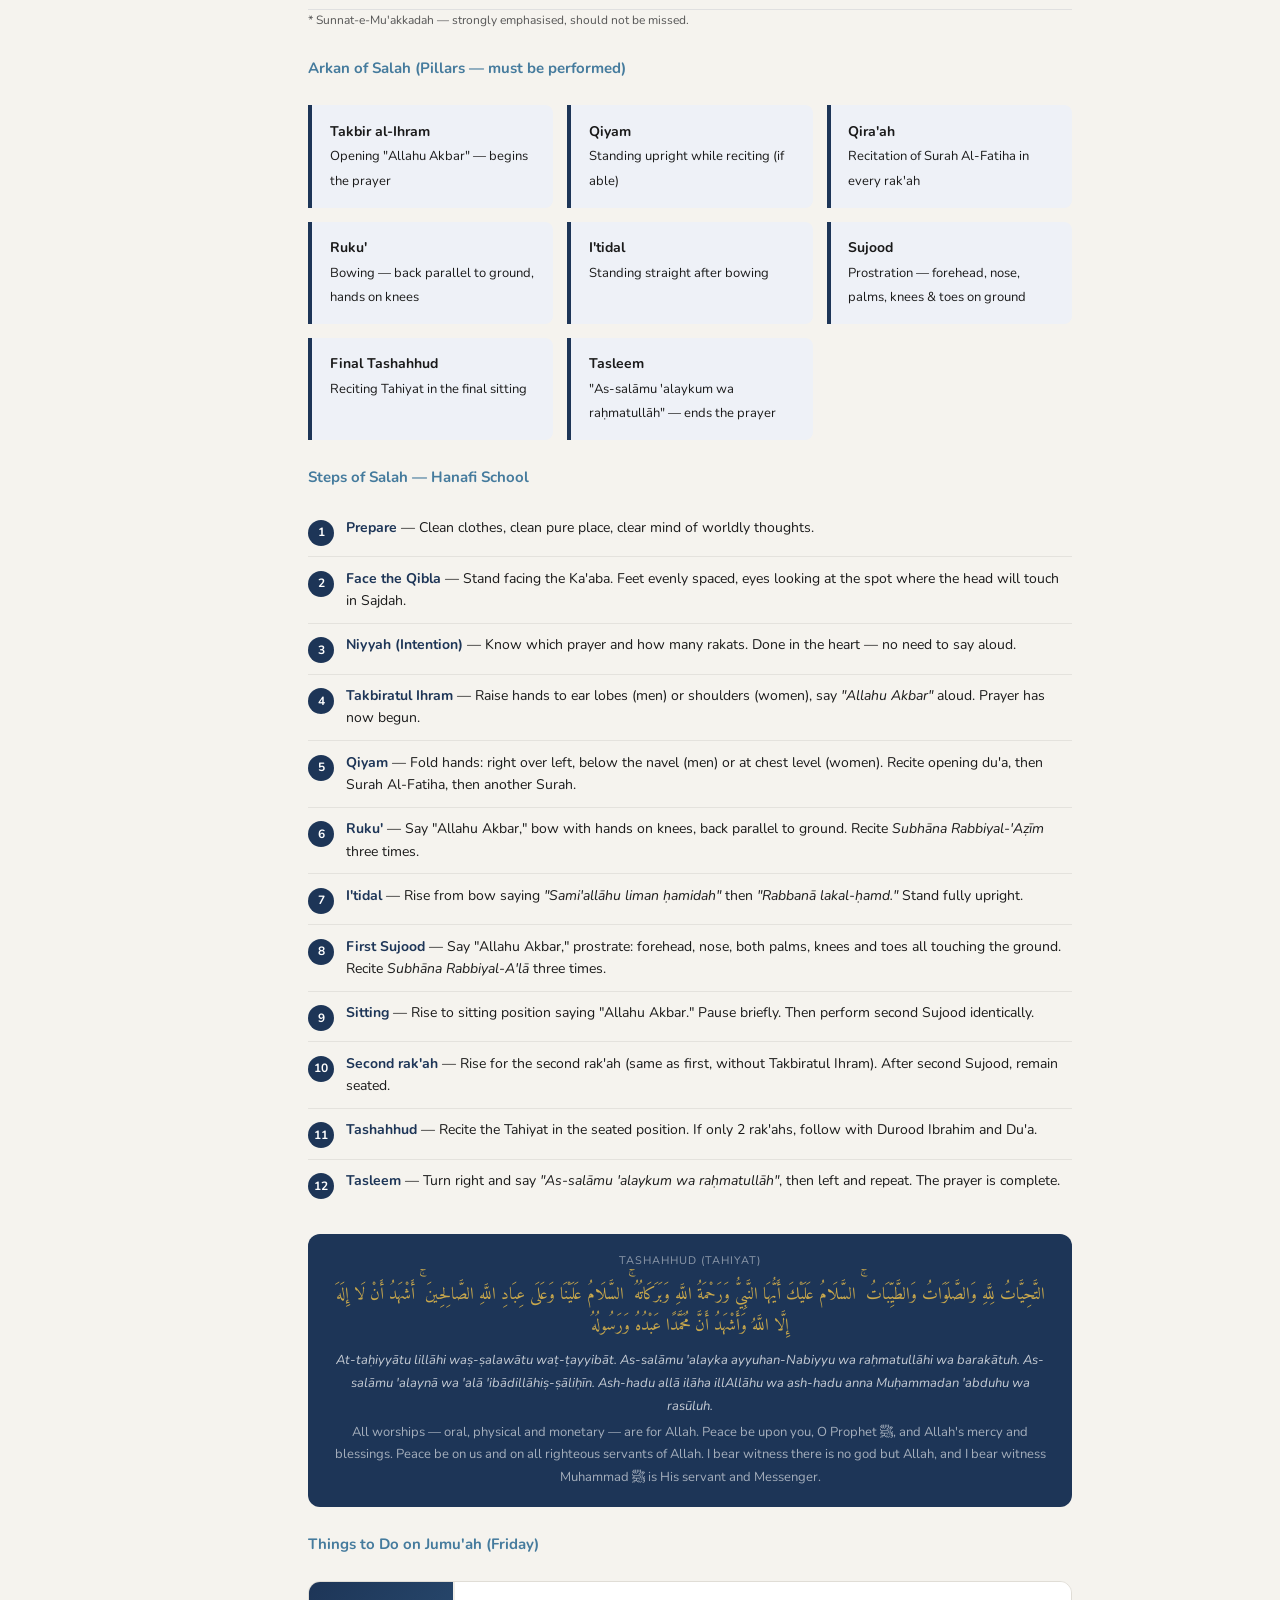
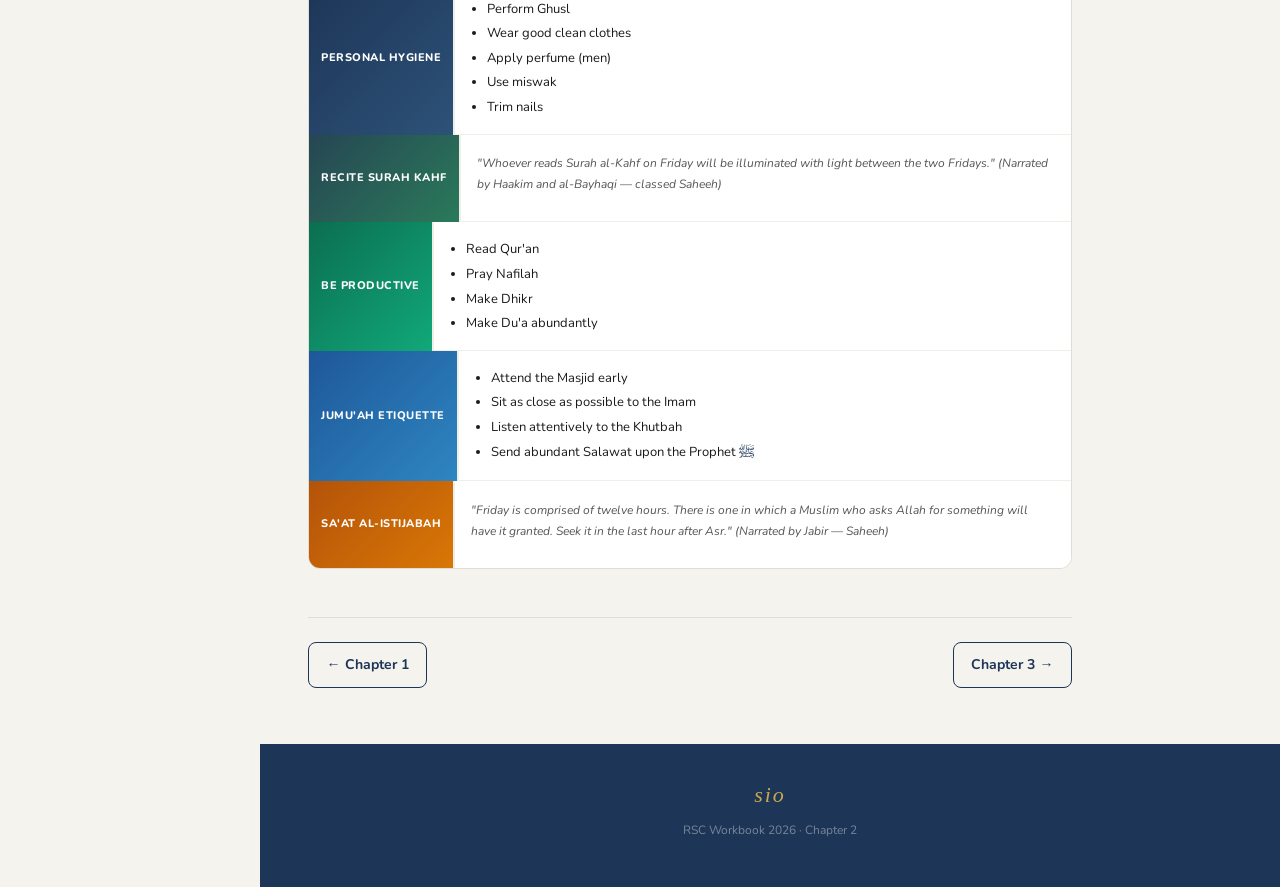
<file: chapters/ch2.html>
<!DOCTYPE html>
<html lang="en">
<head>
<meta charset="UTF-8"><meta name="viewport" content="width=device-width,initial-scale=1">
<title>Chapter 2 — Taharah & Namaz | RSC Workbook 2026</title>
<link rel="stylesheet" href="../css/style.css">
<style>
/* Prayer times clock infographic */
.prayer-times-grid{display:grid;grid-template-columns:repeat(5,1fr);gap:8px;margin:1.5rem 0;text-align:center}
.pt-card{border-radius:10px;overflow:hidden}
.pt-card .pt-head{padding:.7rem .4rem;font-weight:800;font-size:13px;color:#fff}
.pt-card .pt-body{background:#fff;padding:.6rem .5rem;border:1px solid #e5e3dd;border-top:none;border-radius:0 0 10px 10px}
.pt-card .pt-time{font-size:11px;color:var(--muted);margin:0}
.pt-card .pt-desc{font-size:11px;color:#444;margin-top:.2rem}

/* Jummah reminder */
.jummah-grid{display:grid;grid-template-columns:1fr;gap:0;margin:1.5rem 0;border-radius:var(--radius);overflow:hidden;border:1px solid #e0ddd6}
.jj-row{display:flex;align-items:stretch}
.jj-label{display:flex;flex-direction:column;align-items:center;justify-content:center;padding:.9rem .75rem;min-width:110px;font-size:11px;font-weight:800;color:#fff;text-align:center;text-transform:uppercase;letter-spacing:.5px;line-height:1.3}
.jj-content{flex:1;padding:.75rem 1rem;background:#fff;border-left:2px solid #f0eee8;font-size:13px}
.jj-content ul{margin:.3rem 0 0 1rem}
.jj-content li{font-size:13px;margin-bottom:.2rem}
.jj-hadith{font-style:italic;font-size:12px;color:var(--muted);margin-top:.4rem}
.jj-row:not(:last-child) .jj-content{border-bottom:1px solid #f0eee8}

/* rakat table */
.rakat-wrap{overflow-x:auto}
.rakat-table{width:100%;border-collapse:collapse;font-size:13px;min-width:450px}
.rakat-table th{background:var(--navy);color:#fff;padding:.5rem .6rem;white-space:nowrap;text-align:center}
.rakat-table th:first-child{text-align:left}
.rakat-table td{padding:.5rem .6rem;border-bottom:1px solid #e0e0e0;text-align:center}
.rakat-table tr:nth-child(even) td{background:#f8f6f0}
.rakat-table .sn{font-weight:700;text-align:left;color:var(--navy)}
.moakida{color:var(--teal);font-weight:700}
</style>
</head>
<body>
<nav id="topbar"><span class="sio-logo">sio</span><button id="menu-btn" aria-label="Menu"><span></span><span></span><span></span></button></nav>
<aside id="sidebar"></aside>
<div id="main">

<!-- GHUSL -->
<section class="page-section" id="ghusl">
  <div class="chapter-header">
    <div class="ch-num">2</div>
    <div class="ch-title"><h2>Namaz, Taharah & Ghusl</h2><p>Purification and prayer in Islam</p></div>
  </div>

  <h3>I. Ghusl (Full Body Purification)</h3>
  <p>Ghusl is the full ritual bath that removes major ritual impurity (<em>hadath al-akbar</em>). It is obligatory in certain situations and should be performed carefully.</p>

  <h4>Fara'id of Ghusl — the 3 obligatory acts</h4>
  <div class="box red">If any of these three acts is omitted, the Ghusl is <strong>invalid</strong> and must be repeated.</div>
  <div class="step-list">
    <div class="step-item"><div class="step-num">1</div><div class="step-content"><strong>Rinse the mouth</strong> — gargle water thoroughly to clean the entire inner mouth</div></div>
    <div class="step-item"><div class="step-num">2</div><div class="step-content"><strong>Irrigate the nose</strong> — rinse inside the nose with water and blow out</div></div>
    <div class="step-item"><div class="step-num">3</div><div class="step-content"><strong>Wash the entire body</strong> — pour water over the whole body ensuring every part is wet</div></div>
  </div>

  <h4>Sunnah of Ghusl — the complete method of the Prophet <span class="saw">ﷺ</span></h4>
  <ul>
    <li>Wash both hands up to the elbows</li>
    <li>Wash the private parts (using the left hand) and remove any filth from the body</li>
    <li>Perform complete Wudhu (ablution)</li>
    <li>Pour water over the head three times, rubbing the hair so water reaches the roots</li>
    <li>Wash the body starting with the right side, then left — rubbing so water reaches everywhere</li>
  </ul>

  <h4>When is Ghusl Obligatory?</h4>
  <div class="box navy">
    Ghusl becomes <strong>obligatory (fardh)</strong> after: intimate marital relations or sexual discharge · completing the menstrual cycle or postpartum bleeding · accepting Islam (for new converts) · in preparation for Hajj or Umrah.
  </div>
</section>

<!-- TAYAMMUM -->
<section class="page-section" id="tayammum">
  <h3>II. Tayammum (Dry Purification)</h3>
  <p>When water is genuinely unavailable or its use would cause harm, Allah <span class="swt">سُبْحَانَهُ وَتَعَالَىٰ</span> has provided an alternative — striking clean earth and wiping the face and hands.</p>

  <img src="../images/image6.png" alt="Tayammum step-by-step procedure" class="wb-img">

  <h4>Seven circumstances when Tayammum is allowed</h4>
  <ul>
    <li>Access to water is restricted or impractical</li>
    <li>Sufficient water for washing is not available</li>
    <li>Using the water would leave insufficient drinking water (risking illness or thirst)</li>
    <li>Obtaining water is hazardous or prohibitively expensive</li>
    <li>Using water poses a health or medical risk</li>
    <li>The available water is impure (<em>naajis</em>)</li>
    <li>Time for prayer would expire before obtaining water</li>
  </ul>

  <h4>Procedure of Tayammum</h4>
  <div class="step-list">
    <div class="step-item"><div class="step-num">1</div><div class="step-content"><strong>Find clean ground</strong> — rock, sand, or any surface that naturally collects dust, free of <em>najaasah</em></div></div>
    <div class="step-item"><div class="step-num">2</div><div class="step-content"><strong>Make the intention (niyyah)</strong> — intend to perform tayammum for purification</div></div>
    <div class="step-item"><div class="step-num">3</div><div class="step-content"><strong>Say Bismillah</strong> — begin in the name of Allah <span class="swt">سُبْحَانَهُ وَتَعَالَىٰ</span></div></div>
    <div class="step-item"><div class="step-num">4</div><div class="step-content"><strong>Strike both hands</strong> on the surface of the ground once</div></div>
    <div class="step-item"><div class="step-num">5</div><div class="step-content"><strong>Dust off the hands</strong> and rub them together</div></div>
    <div class="step-item"><div class="step-num">6</div><div class="step-content"><strong>Wipe the face</strong> with both hands, then wipe the back of each hand</div></div>
  </div>
</section>

<!-- WUDHU -->
<section class="page-section" id="wudhu">
  <h3>III. Wudhu (Ablution)</h3>
  <p>Wudhu is required before every Salah. The Prophet <span class="saw">ﷺ</span> said: "Allah does not accept the prayer of one who has broken his wudhu until he performs it again." (Bukhari)</p>

  <img src="../images/image7.jpg" alt="How to perform Wudhu — illustrated steps" class="wb-img">

  <div class="step-list">
    <div class="step-item"><div class="step-num">1</div><div class="step-content"><strong>Intention &amp; Bismillah</strong> — make intention to purify for salah and say <em>Bismillah</em></div></div>
    <div class="step-item"><div class="step-num">2</div><div class="step-content"><strong>Hands ×3</strong> — wash both hands up to wrists, starting with right; clean between fingers</div></div>
    <div class="step-item"><div class="step-num">3</div><div class="step-content"><strong>Mouth ×3</strong> — rinse the mouth three times, spitting the water out</div></div>
    <div class="step-item"><div class="step-num">4</div><div class="step-content"><strong>Nose ×3</strong> — sniff water into the nose using the right hand, blow out with left</div></div>
    <div class="step-item"><div class="step-num">5</div><div class="step-content"><strong>Face ×3</strong> — wash from hairline to chin, ear to ear; run fingers through beard if present</div></div>
    <div class="step-item"><div class="step-num">6</div><div class="step-content"><strong>Arms ×3</strong> — right arm up to and including elbow, then left. No part should remain dry</div></div>
    <div class="step-item"><div class="step-num">7</div><div class="step-content"><strong>Head (Masah) ×1</strong> — pass wet hands over the hair from front to back (do not wipe over a cap)</div></div>
    <div class="step-item"><div class="step-num">8</div><div class="step-content"><strong>Ears ×1</strong> — index fingers inside ears, thumbs wipe the back</div></div>
    <div class="step-item"><div class="step-num">9</div><div class="step-content"><strong>Feet ×3</strong> — right foot first up to and including the ankles; clean between the toes</div></div>
  </div>

  <div class="arabic-block" style="margin-top:1.5rem">
    <p style="font-size:12px;color:rgba(255,255,255,.6);margin-bottom:.5rem">Dua after completing Wudhu:</p>
    <div class="ar">أَشْهَدُ أَنْ لَا إِلَهَ إِلَّا اللَّهُ وَحْدَهُ لَا شَرِيكَ لَهُ وَأَشْهَدُ أَنَّ مُحَمَّدًا عَبْدُهُ وَرَسُولُهُ</div>
    <div class="tr">Ash-hadu allā ilāha illAllāhu waḥdahu lā sharīka lah, wa-ash-hadu anna Muḥammadan 'abduhu wa rasūluh</div>
    <div class="tl">I testify there is none worthy of worship except Allah alone with no partner, and that Muhammad ﷺ is His slave and Messenger.</div>
  </div>
</section>

<!-- AZAAN -->
<section class="page-section" id="azaan">
  <h3>IV. Azaan (Call to Prayer)</h3>
  <p>The Azaan is the Islamic call to prayer broadcast five times daily. Bilal ibn Rabah <span class="ra">رضي الله عنه</span> was the first and beloved Muadhdhin (caller to prayer) of the Prophet <span class="saw">ﷺ</span>.</p>

  <div class="arabic-block"><div class="ar">اللَّهُ أَكْبَرُ &nbsp; اللَّهُ أَكْبَرُ &nbsp; اللَّهُ أَكْبَرُ &nbsp; اللَّهُ أَكْبَرُ</div><div class="tr">Allāhu Akbar (×4)</div><div class="tl">Allah is the Greatest</div></div>
  <div class="arabic-block"><div class="ar">أَشْهَدُ أَنْ لَا إِلَهَ إِلَّا اللَّهُ</div><div class="tr">Ashhadu allā ilāha illAllāh (×2)</div><div class="tl">I bear witness there is none worthy of worship except Allah</div></div>
  <div class="arabic-block"><div class="ar">أَشْهَدُ أَنَّ مُحَمَّدًا رَسُولُ اللَّهِ</div><div class="tr">Ashhadu anna Muḥammadan Rasūlullāh (×2)</div><div class="tl">I bear witness that Muhammad ﷺ is the Messenger of Allah</div></div>
  <div class="arabic-block"><div class="ar">حَيَّ عَلَى الصَّلَاةِ</div><div class="tr">Ḥayya 'alas-Ṣalāh (×2)</div><div class="tl">Come to Prayer</div></div>
  <div class="arabic-block"><div class="ar">حَيَّ عَلَى الْفَلَاحِ</div><div class="tr">Ḥayya 'alal-Falāḥ (×2)</div><div class="tl">Come to success</div></div>
  <div class="arabic-block"><div class="ar">اللَّهُ أَكْبَرُ &nbsp; اللَّهُ أَكْبَرُ &nbsp; لَا إِلَهَ إِلَّا اللَّهُ</div><div class="tr">Allāhu Akbar (×2) — Lā ilāha illAllāh</div><div class="tl">Allah is the Greatest — There is none worthy of worship except Allah</div></div>

  <div class="box gold"><strong>Fajr Addition:</strong> After <em>Ḥayya 'alal-Falāḥ</em>, add twice:<br><span style="font-family:'Amiri',serif;font-size:18px;direction:rtl;display:block;margin:.4rem 0;color:var(--navy)">الصَّلَاةُ خَيْرٌ مِنَ النَّوْمِ</span><em>Aṣ-ṣalātu khayrun mina-n-nawm</em> — "Prayer is better than sleep."</div>

  <h4>Dua after Azaan</h4>
  <div class="arabic-block">
    <div class="ar" style="font-size:18px">اللَّهُمَّ رَبَّ هَذِهِ الدَّعْوَةِ التَّامَّةِ وَالصَّلَاةِ الْقَائِمَةِ آتِ مُحَمَّدًا الْوَسِيلَةَ وَالْفَضِيلَةَ وَابْعَثْهُ مَقَامًا مَحْمُودًا الَّذِي وَعَدْتَهُ</div>
    <div class="tr">Allāhumma rabba hādhihid-da'watit-tāmmah, waṣ-ṣalātil-qā'imah, āti Muḥammadanil-wasīlata wal-faḍīlah, wab'ath-hu maqāman maḥmūdanilladhī wa'adtah</div>
    <div class="tl">O Allah, Lord of this perfect call and the prayer to be established — grant Muhammad ﷺ the means and the honour, and raise him to the praised station You have promised him.</div>
  </div>
</section>

<!-- NAMAZ -->
<section class="page-section" id="namaz">
  <h3>V. Namaz (Salah)</h3>
  <p>Prayer is the Muslim's direct communication with Allah <span class="swt">سُبْحَانَهُ وَتَعَالَىٰ</span>. The Prophet <span class="saw">ﷺ</span> said: <em>"The first thing a servant will be called to account for on the Day of Judgement is Salah."</em> (Tirmidhi)</p>

  <h4>Prayer Times</h4>
  <img src="../images/image17.png" alt="Five daily prayer times diagram" class="wb-img-sm" style="max-width:320px;margin:0 auto">
  <div class="prayer-times-grid">
    <div class="pt-card"><div class="pt-head bg1">Fajr</div><div class="pt-body"><p class="pt-time">Dawn → Sunrise</p><p class="pt-desc">True dawn until the sun appears</p></div></div>
    <div class="pt-card"><div class="pt-head bg2">Dhuhr</div><div class="pt-body"><p class="pt-time">Zenith → Shadow = height</p><p class="pt-desc">After sun passes its midday peak</p></div></div>
    <div class="pt-card"><div class="pt-head bg4">Asr</div><div class="pt-body"><p class="pt-time">Shadow = height → Sunset</p><p class="pt-desc">Afternoon until just before sunset</p></div></div>
    <div class="pt-card"><div class="pt-head bg7">Maghrib</div><div class="pt-body"><p class="pt-time">Sunset → Twilight</p><p class="pt-desc">Immediately after sun sets</p></div></div>
    <div class="pt-card"><div class="pt-head bg6">Isha</div><div class="pt-body"><p class="pt-time">Twilight → Midnight</p><p class="pt-desc">When red glow fully disappears</p></div></div>
  </div>

  <h4>Number of Rakats</h4>
  <div class="rakat-wrap">
    <table class="rakat-table">
      <tr><th>Salah</th><th>Sunnah (before)</th><th>Fardh</th><th>Sunnah (after)</th><th>Nafl</th><th>Witr</th></tr>
      <tr><td class="sn">Fajr</td><td class="moakida">2*</td><td>2</td><td>—</td><td>—</td><td>—</td></tr>
      <tr><td class="sn">Dhuhr</td><td class="moakida">4*</td><td>4</td><td class="moakida">2*</td><td>2</td><td>—</td></tr>
      <tr><td class="sn">Asr</td><td>4</td><td>4</td><td>—</td><td>—</td><td>—</td></tr>
      <tr><td class="sn">Maghrib</td><td>—</td><td>3</td><td class="moakida">2*</td><td>2</td><td>—</td></tr>
      <tr><td class="sn">Isha</td><td>4</td><td>4</td><td class="moakida">2*</td><td>2</td><td class="moakida">3*</td></tr>
      <tr><td class="sn">Jumu'ah</td><td class="moakida">4*</td><td>2</td><td class="moakida">4*+2</td><td>2</td><td>—</td></tr>
    </table>
  </div>
  <p style="font-size:12px;color:var(--muted)">* Sunnat-e-Mu'akkadah — strongly emphasised, should not be missed.</p>

  <h4>Arkan of Salah (Pillars — must be performed)</h4>
  <div class="card-grid">
    <div class="box navy" style="margin:0"><strong>Takbir al-Ihram</strong><br><span style="font-size:13px">Opening "Allahu Akbar" — begins the prayer</span></div>
    <div class="box navy" style="margin:0"><strong>Qiyam</strong><br><span style="font-size:13px">Standing upright while reciting (if able)</span></div>
    <div class="box navy" style="margin:0"><strong>Qira'ah</strong><br><span style="font-size:13px">Recitation of Surah Al-Fatiha in every rak'ah</span></div>
    <div class="box navy" style="margin:0"><strong>Ruku'</strong><br><span style="font-size:13px">Bowing — back parallel to ground, hands on knees</span></div>
    <div class="box navy" style="margin:0"><strong>I'tidal</strong><br><span style="font-size:13px">Standing straight after bowing</span></div>
    <div class="box navy" style="margin:0"><strong>Sujood</strong><br><span style="font-size:13px">Prostration — forehead, nose, palms, knees &amp; toes on ground</span></div>
    <div class="box navy" style="margin:0"><strong>Final Tashahhud</strong><br><span style="font-size:13px">Reciting Tahiyat in the final sitting</span></div>
    <div class="box navy" style="margin:0"><strong>Tasleem</strong><br><span style="font-size:13px">"As-salāmu 'alaykum wa raḥmatullāh" — ends the prayer</span></div>
  </div>

  <h4>Steps of Salah — Hanafi School</h4>
  <div class="step-list">
    <div class="step-item"><div class="step-num">1</div><div class="step-content"><strong>Prepare</strong> — Clean clothes, clean pure place, clear mind of worldly thoughts.</div></div>
    <div class="step-item"><div class="step-num">2</div><div class="step-content"><strong>Face the Qibla</strong> — Stand facing the Ka'aba. Feet evenly spaced, eyes looking at the spot where the head will touch in Sajdah.</div></div>
    <div class="step-item"><div class="step-num">3</div><div class="step-content"><strong>Niyyah (Intention)</strong> — Know which prayer and how many rakats. Done in the heart — no need to say aloud.</div></div>
    <div class="step-item"><div class="step-num">4</div><div class="step-content"><strong>Takbiratul Ihram</strong> — Raise hands to ear lobes (men) or shoulders (women), say <em>"Allahu Akbar"</em> aloud. Prayer has now begun.</div></div>
    <div class="step-item"><div class="step-num">5</div><div class="step-content"><strong>Qiyam</strong> — Fold hands: right over left, below the navel (men) or at chest level (women). Recite opening du'a, then Surah Al-Fatiha, then another Surah.</div></div>
    <div class="step-item"><div class="step-num">6</div><div class="step-content"><strong>Ruku'</strong> — Say "Allahu Akbar," bow with hands on knees, back parallel to ground. Recite <em>Subhāna Rabbiyal-'Aẓīm</em> three times.</div></div>
    <div class="step-item"><div class="step-num">7</div><div class="step-content"><strong>I'tidal</strong> — Rise from bow saying <em>"Sami'allāhu liman ḥamidah"</em> then <em>"Rabbanā lakal-ḥamd."</em> Stand fully upright.</div></div>
    <div class="step-item"><div class="step-num">8</div><div class="step-content"><strong>First Sujood</strong> — Say "Allahu Akbar," prostrate: forehead, nose, both palms, knees and toes all touching the ground. Recite <em>Subhāna Rabbiyal-A'lā</em> three times.</div></div>
    <div class="step-item"><div class="step-num">9</div><div class="step-content"><strong>Sitting</strong> — Rise to sitting position saying "Allahu Akbar." Pause briefly. Then perform second Sujood identically.</div></div>
    <div class="step-item"><div class="step-num">10</div><div class="step-content"><strong>Second rak'ah</strong> — Rise for the second rak'ah (same as first, without Takbiratul Ihram). After second Sujood, remain seated.</div></div>
    <div class="step-item"><div class="step-num">11</div><div class="step-content"><strong>Tashahhud</strong> — Recite the Tahiyat in the seated position. If only 2 rak'ahs, follow with Durood Ibrahim and Du'a.</div></div>
    <div class="step-item"><div class="step-num">12</div><div class="step-content"><strong>Tasleem</strong> — Turn right and say <em>"As-salāmu 'alaykum wa raḥmatullāh"</em>, then left and repeat. The prayer is complete.</div></div>
  </div>

  <div class="arabic-block" style="margin-top:1.5rem">
    <p style="font-size:11px;color:rgba(255,255,255,.5);margin-bottom:.6rem;text-transform:uppercase;letter-spacing:1px">Tashahhud (Tahiyat)</p>
    <div class="ar" style="font-size:17px">التَّحِيَّاتُ لِلَّهِ وَالصَّلَوَاتُ وَالطَّيِّبَاتُ ۚ السَّلَامُ عَلَيْكَ أَيُّهَا النَّبِيُّ وَرَحْمَةُ اللَّهِ وَبَرَكَاتُهُ ۚ السَّلَامُ عَلَيْنَا وَعَلَى عِبَادِ اللَّهِ الصَّالِحِينَ ۚ أَشْهَدُ أَنْ لَا إِلَهَ إِلَّا اللَّهُ وَأَشْهَدُ أَنَّ مُحَمَّدًا عَبْدُهُ وَرَسُولُهُ</div>
    <div class="tr" style="margin-top:.5rem">At-taḥiyyātu lillāhi waṣ-ṣalawātu waṭ-ṭayyibāt. As-salāmu 'alayka ayyuhan-Nabiyyu wa raḥmatullāhi wa barakātuh. As-salāmu 'alaynā wa 'alā 'ibādillāhiṣ-ṣāliḥīn. Ash-hadu allā ilāha illAllāhu wa ash-hadu anna Muḥammadan 'abduhu wa rasūluh.</div>
    <div class="tl">All worships — oral, physical and monetary — are for Allah. Peace be upon you, O Prophet ﷺ, and Allah's mercy and blessings. Peace be on us and on all righteous servants of Allah. I bear witness there is no god but Allah, and I bear witness Muhammad ﷺ is His servant and Messenger.</div>
  </div>

  <h4>Things to Do on Jumu'ah (Friday)</h4>
  <div class="jummah-grid">
    <div class="jj-row">
      <div class="jj-label bg1">Personal Hygiene</div>
      <div class="jj-content"><ul><li>Perform Ghusl</li><li>Wear good clean clothes</li><li>Apply perfume (men)</li><li>Use miswak</li><li>Trim nails</li></ul></div>
    </div>
    <div class="jj-row">
      <div class="jj-label bg2">Recite Surah Kahf</div>
      <div class="jj-content"><p class="jj-hadith">"Whoever reads Surah al-Kahf on Friday will be illuminated with light between the two Fridays." <em>(Narrated by Haakim and al-Bayhaqi — classed Saheeh)</em></p></div>
    </div>
    <div class="jj-row">
      <div class="jj-label bg5">Be Productive</div>
      <div class="jj-content"><ul><li>Read Qur'an</li><li>Pray Nafilah</li><li>Make Dhikr</li><li>Make Du'a abundantly</li></ul></div>
    </div>
    <div class="jj-row">
      <div class="jj-label bg6">Jumu'ah Etiquette</div>
      <div class="jj-content"><ul><li>Attend the Masjid early</li><li>Sit as close as possible to the Imam</li><li>Listen attentively to the Khutbah</li><li>Send abundant Salawat upon the Prophet <span class="saw">ﷺ</span></li></ul></div>
    </div>
    <div class="jj-row">
      <div class="jj-label bg4">Sa'at al-Istijabah</div>
      <div class="jj-content"><p class="jj-hadith">"Friday is comprised of twelve hours. There is one in which a Muslim who asks Allah for something will have it granted. Seek it in the last hour after Asr." <em>(Narrated by Jabir — Saheeh)</em></p></div>
    </div>
  </div>

  <div class="page-nav">
    <a href="ch1.html">← Chapter 1</a>
    <a href="ch3.html">Chapter 3 →</a>
  </div>
</section>

<footer class="site-footer"><span class="sio-logo">sio</span><p>RSC Workbook 2026 · Chapter 2</p></footer>
</div>
<script src="../js/nav.js"></script>
<a class="print-fab" href="../print.html" title="Download PDF"><svg viewBox="0 0 24 24"><path d="M19 8H5c-1.66 0-3 1.34-3 3v6h4v4h12v-4h4v-6c0-1.66-1.34-3-3-3zm-3 11H8v-5h8v5zm3-7c-.55 0-1-.45-1-1s.45-1 1-1 1 .45 1 1-.45 1-1 1zm-1-9H6v4h12V3z"/></svg>Download PDF</a>
</body>
</html>
</file>
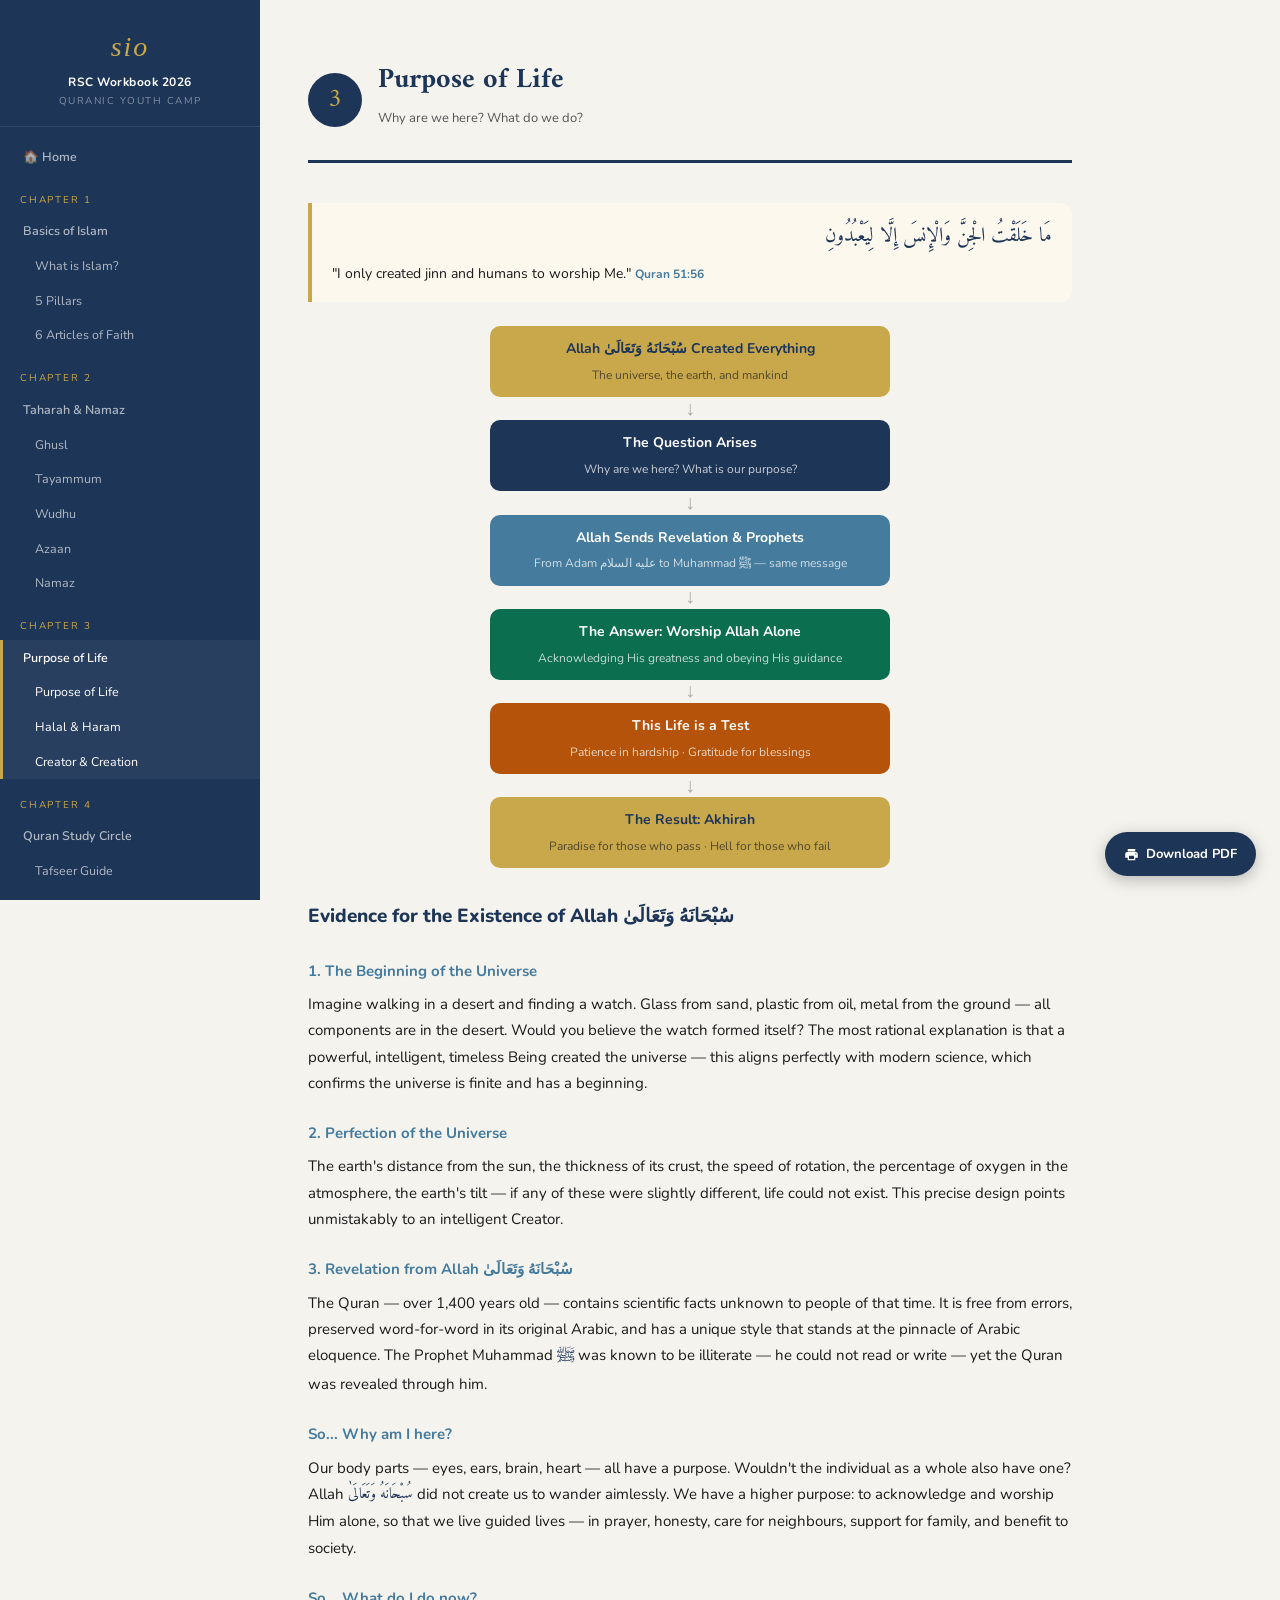
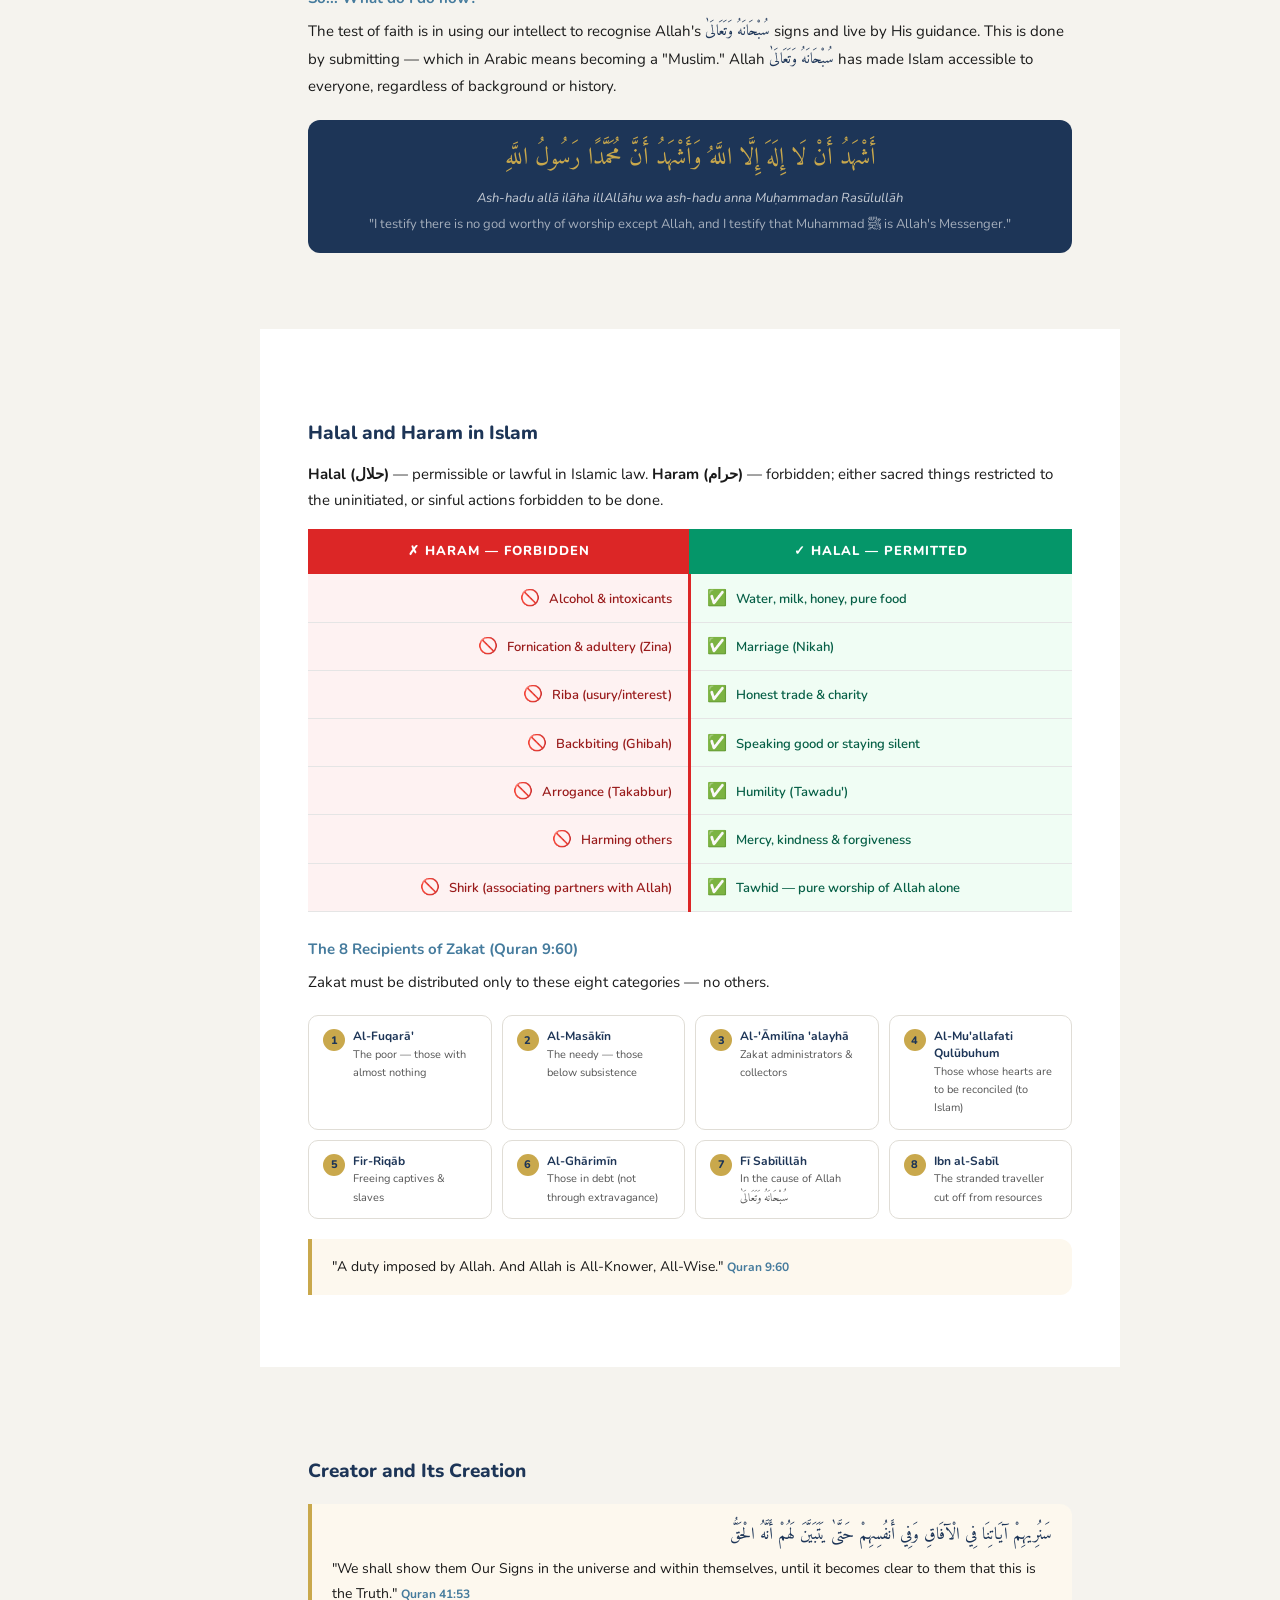
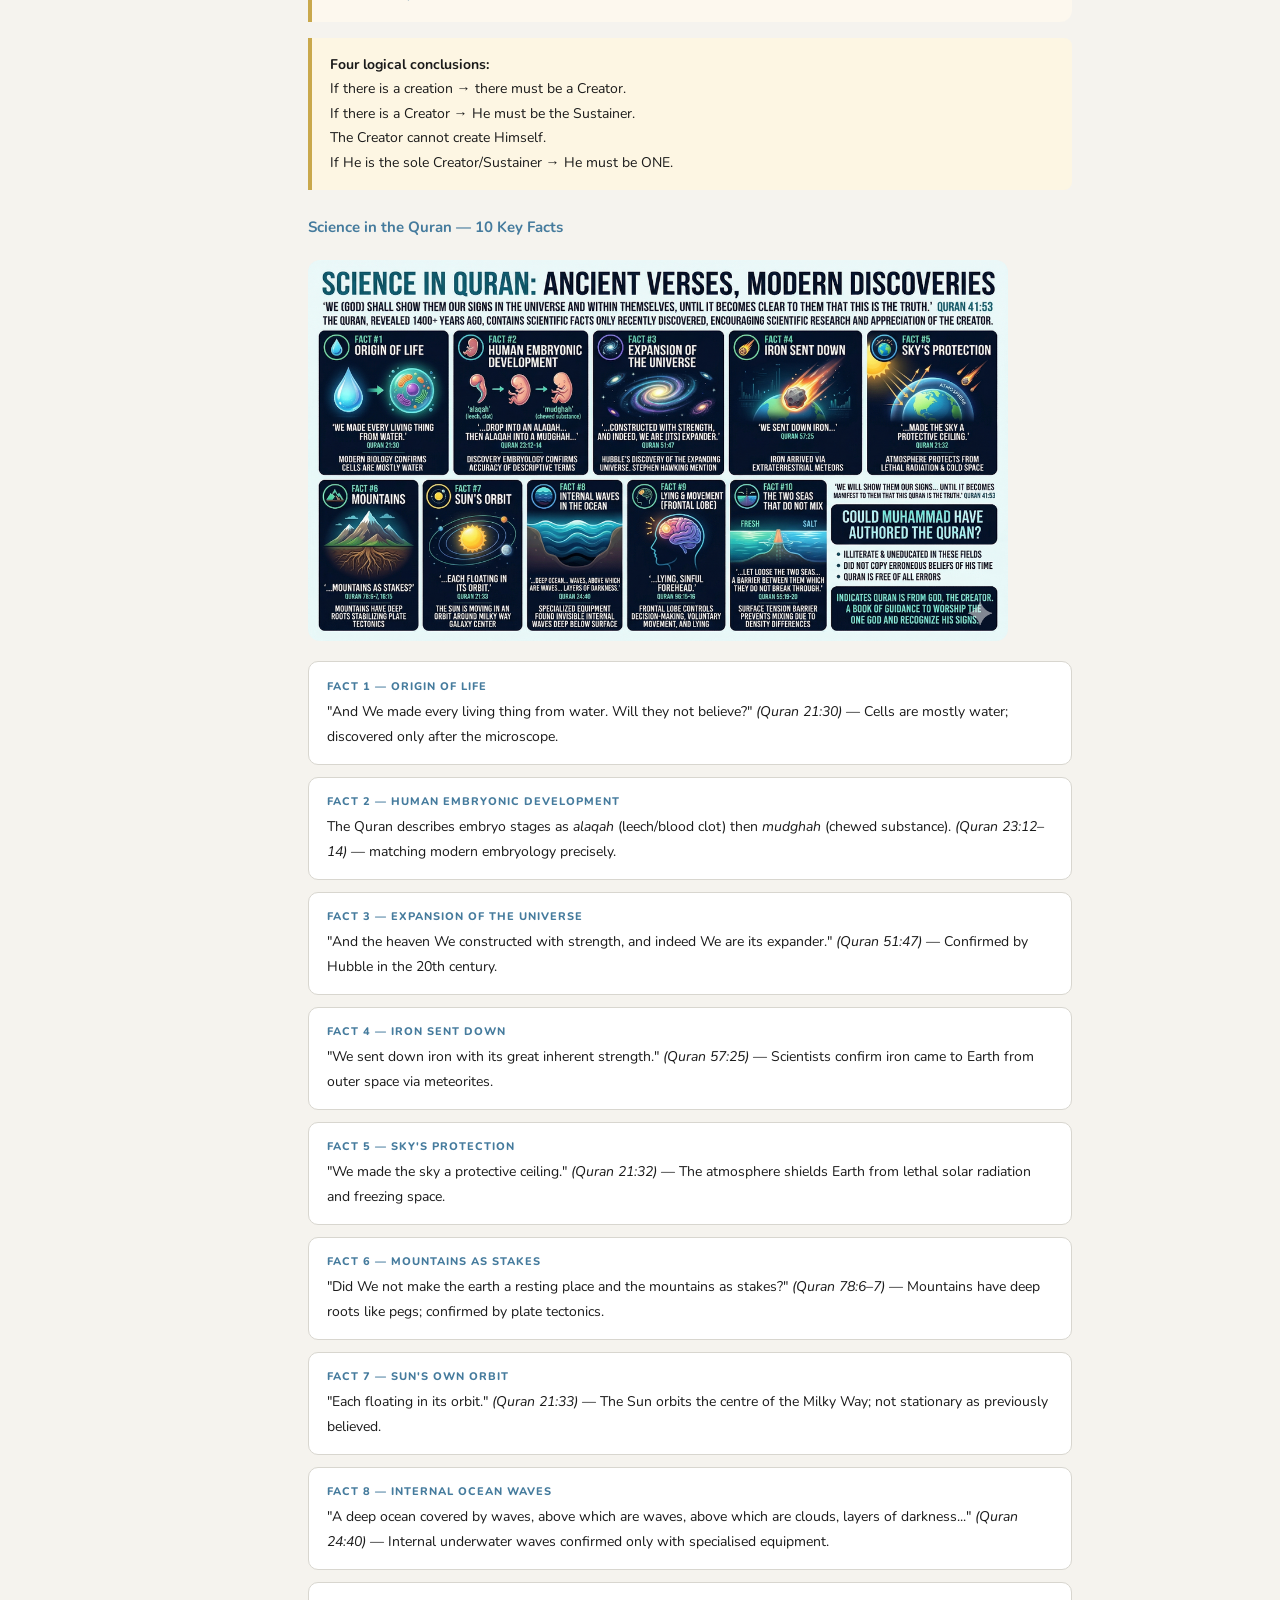
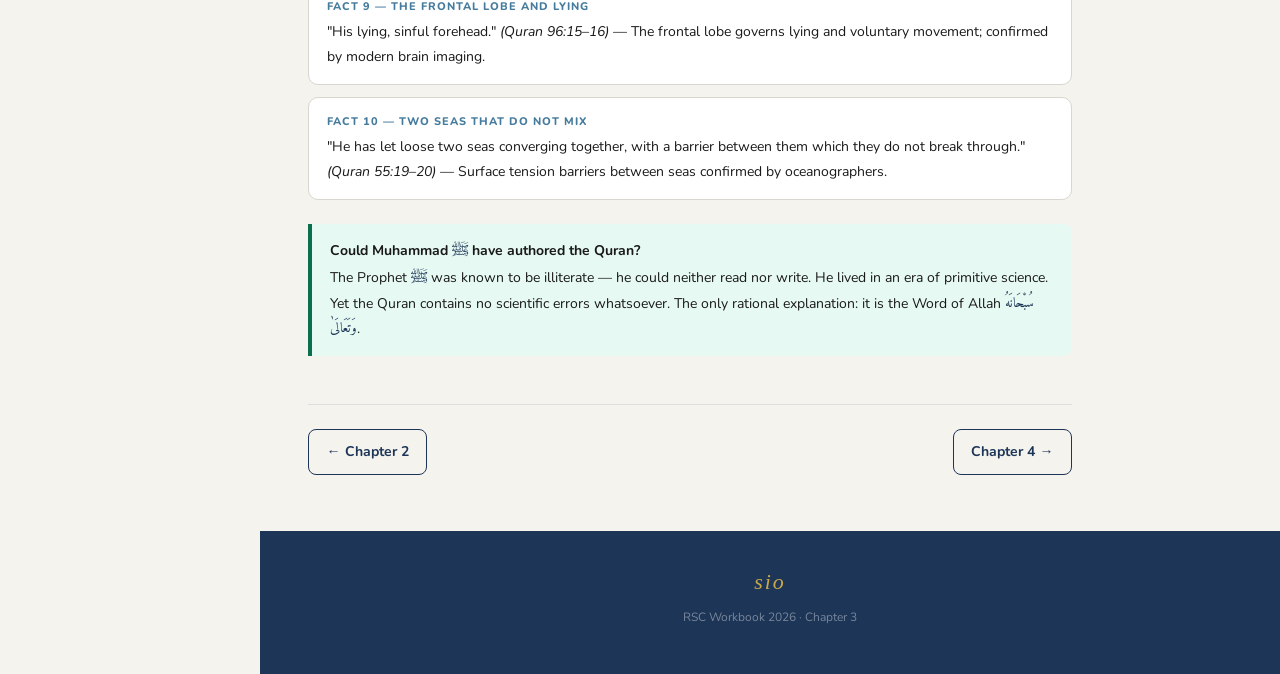
<file: chapters/ch3.html>
<!DOCTYPE html>
<html lang="en">
<head>
<meta charset="UTF-8"><meta name="viewport" content="width=device-width,initial-scale=1">
<title>Chapter 3 — Purpose of Life | RSC Workbook 2026</title>
<link rel="stylesheet" href="../css/style.css">
<style>
/* Purpose of life flowchart */
.purpose-flow{display:flex;flex-direction:column;align-items:center;gap:0;margin:1.5rem 0;max-width:400px;margin-left:auto;margin-right:auto}
.pf-box{background:var(--navy);color:#fff;border-radius:10px;padding:.7rem 1.4rem;font-weight:700;font-size:14px;text-align:center;width:100%}
.pf-box.gold{background:var(--gold);color:var(--navy)}
.pf-box.teal{background:var(--teal)}
.pf-box.green{background:#0B6E4F}
.pf-box.red{background:#B45309}
.pf-arrow{font-size:20px;color:#aaa;line-height:1;padding:.1rem 0}
.pf-sub{font-size:12px;font-weight:400;color:rgba(255,255,255,.75);margin-top:.2rem}

/* Halal/Haram table */
.hh-table{width:100%;border-collapse:collapse;margin:1rem 0}
.hh-table th{padding:.7rem 1rem;font-size:13px;font-weight:800;text-align:center;text-transform:uppercase;letter-spacing:1px}
.hh-table th.halal{background:#059669;color:#fff}
.hh-table th.haram{background:#dc2626;color:#fff}
.hh-table td{padding:.6rem 1rem;font-size:13px;vertical-align:middle;border-bottom:1px solid #e5e5e5}
.hh-table td.halal-item{background:#f0fdf4;border-left:3px solid #059669;color:#065f46;font-weight:600}
.hh-table td.haram-item{background:#fef2f2;border-right:3px solid #dc2626;color:#991b1b;font-weight:600;text-align:right}
.hh-table .hh-icon{font-size:16px;margin-right:6px}

/* Zakat wheel */
.zakat-grid{display:grid;grid-template-columns:repeat(auto-fit,minmax(160px,1fr));gap:10px;margin:1.25rem 0}
.zk-item{background:#fff;border:1px solid #e0ddd6;border-radius:10px;padding:.75rem .9rem;display:flex;align-items:flex-start;gap:8px}
.zk-num{background:var(--gold);color:var(--navy);width:22px;height:22px;border-radius:50%;font-size:11px;font-weight:800;display:flex;align-items:center;justify-content:center;flex-shrink:0;margin-top:1px}
.zk-text{font-size:13px;line-height:1.4}
.zk-text strong{display:block;color:var(--navy);font-size:12px}
.zk-text span{color:var(--muted);font-size:11px}
</style>
</head>
<body>
<nav id="topbar"><span class="sio-logo">sio</span><button id="menu-btn" aria-label="Menu"><span></span><span></span><span></span></button></nav>
<aside id="sidebar"></aside>
<div id="main">

<section class="page-section" id="purpose">
  <div class="chapter-header">
    <div class="ch-num">3</div>
    <div class="ch-title"><h2>Purpose of Life</h2><p>Why are we here? What do we do?</p></div>
  </div>

  <div class="quran-verse">
    <div class="ar">مَا خَلَقْتُ الْجِنَّ وَالْإِنسَ إِلَّا لِيَعْبُدُونِ</div>
    <p style="font-size:14px;margin:.4rem 0 0">"I only created jinn and humans to worship Me." <span class="ref">Quran 51:56</span></p>
  </div>

  <!-- PURPOSE FLOWCHART INFOGRAPHIC -->
  <div class="purpose-flow">
    <div class="pf-box gold">Allah سُبْحَانَهُ وَتَعَالَىٰ Created Everything<div class="pf-sub" style="color:rgba(30,30,30,.7)">The universe, the earth, and mankind</div></div>
    <div class="pf-arrow">↓</div>
    <div class="pf-box">The Question Arises<div class="pf-sub">Why are we here? What is our purpose?</div></div>
    <div class="pf-arrow">↓</div>
    <div class="pf-box teal">Allah Sends Revelation &amp; Prophets<div class="pf-sub">From Adam عليه السلام to Muhammad ﷺ — same message</div></div>
    <div class="pf-arrow">↓</div>
    <div class="pf-box green">The Answer: Worship Allah Alone<div class="pf-sub">Acknowledging His greatness and obeying His guidance</div></div>
    <div class="pf-arrow">↓</div>
    <div class="pf-box red">This Life is a Test<div class="pf-sub">Patience in hardship · Gratitude for blessings</div></div>
    <div class="pf-arrow">↓</div>
    <div class="pf-box gold">The Result: Akhirah<div class="pf-sub" style="color:rgba(30,30,30,.7)">Paradise for those who pass · Hell for those who fail</div></div>
  </div>

  <h3>Evidence for the Existence of Allah سُبْحَانَهُ وَتَعَالَىٰ</h3>

  <h4>1. The Beginning of the Universe</h4>
  <p>Imagine walking in a desert and finding a watch. Glass from sand, plastic from oil, metal from the ground — all components are in the desert. Would you believe the watch formed itself? The most rational explanation is that a powerful, intelligent, timeless Being created the universe — this aligns perfectly with modern science, which confirms the universe is finite and has a beginning.</p>

  <h4>2. Perfection of the Universe</h4>
  <p>The earth's distance from the sun, the thickness of its crust, the speed of rotation, the percentage of oxygen in the atmosphere, the earth's tilt — if any of these were slightly different, life could not exist. This precise design points unmistakably to an intelligent Creator.</p>

  <h4>3. Revelation from Allah سُبْحَانَهُ وَتَعَالَىٰ</h4>
  <p>The Quran — over 1,400 years old — contains scientific facts unknown to people of that time. It is free from errors, preserved word-for-word in its original Arabic, and has a unique style that stands at the pinnacle of Arabic eloquence. The Prophet Muhammad <span class="saw">ﷺ</span> was known to be illiterate — he could not read or write — yet the Quran was revealed through him.</p>

  <h4>So... Why am I here?</h4>
  <p>Our body parts — eyes, ears, brain, heart — all have a purpose. Wouldn't the individual as a whole also have one? Allah <span class="swt">سُبْحَانَهُ وَتَعَالَىٰ</span> did not create us to wander aimlessly. We have a higher purpose: to acknowledge and worship Him alone, so that we live guided lives — in prayer, honesty, care for neighbours, support for family, and benefit to society.</p>

  <h4>So... What do I do now?</h4>
  <p>The test of faith is in using our intellect to recognise Allah's <span class="swt">سُبْحَانَهُ وَتَعَالَىٰ</span> signs and live by His guidance. This is done by submitting — which in Arabic means becoming a "Muslim." Allah <span class="swt">سُبْحَانَهُ وَتَعَالَىٰ</span> has made Islam accessible to everyone, regardless of background or history.</p>

  <div class="arabic-block">
    <div class="ar">أَشْهَدُ أَنْ لَا إِلَهَ إِلَّا اللَّهُ وَأَشْهَدُ أَنَّ مُحَمَّدًا رَسُولُ اللَّهِ</div>
    <div class="tr">Ash-hadu allā ilāha illAllāhu wa ash-hadu anna Muḥammadan Rasūlullāh</div>
    <div class="tl">"I testify there is no god worthy of worship except Allah, and I testify that Muhammad ﷺ is Allah's Messenger."</div>
  </div>
</section>

<!-- HALAL AND HARAM -->
<section class="page-section" id="halalharam">
  <h3>Halal and Haram in Islam</h3>
  <p><strong>Halal (حلال)</strong> — permissible or lawful in Islamic law. <strong>Haram (حرام)</strong> — forbidden; either sacred things restricted to the uninitiated, or sinful actions forbidden to be done.</p>

  <table class="hh-table">
    <tr><th class="haram">✗ Haram — Forbidden</th><th class="halal">✓ Halal — Permitted</th></tr>
    <tr><td class="haram-item"><span class="hh-icon">🚫</span> Alcohol &amp; intoxicants</td><td class="halal-item"><span class="hh-icon">✅</span> Water, milk, honey, pure food</td></tr>
    <tr><td class="haram-item"><span class="hh-icon">🚫</span> Fornication &amp; adultery (Zina)</td><td class="halal-item"><span class="hh-icon">✅</span> Marriage (Nikah)</td></tr>
    <tr><td class="haram-item"><span class="hh-icon">🚫</span> Riba (usury/interest)</td><td class="halal-item"><span class="hh-icon">✅</span> Honest trade &amp; charity</td></tr>
    <tr><td class="haram-item"><span class="hh-icon">🚫</span> Backbiting (Ghibah)</td><td class="halal-item"><span class="hh-icon">✅</span> Speaking good or staying silent</td></tr>
    <tr><td class="haram-item"><span class="hh-icon">🚫</span> Arrogance (Takabbur)</td><td class="halal-item"><span class="hh-icon">✅</span> Humility (Tawadu')</td></tr>
    <tr><td class="haram-item"><span class="hh-icon">🚫</span> Harming others</td><td class="halal-item"><span class="hh-icon">✅</span> Mercy, kindness &amp; forgiveness</td></tr>
    <tr><td class="haram-item"><span class="hh-icon">🚫</span> Shirk (associating partners with Allah)</td><td class="halal-item"><span class="hh-icon">✅</span> Tawhid — pure worship of Allah alone</td></tr>
  </table>

  <h4>The 8 Recipients of Zakat (Quran 9:60)</h4>
  <p>Zakat must be distributed only to these eight categories — no others.</p>
  <div class="zakat-grid">
    <div class="zk-item"><div class="zk-num">1</div><div class="zk-text"><strong>Al-Fuqarā'</strong><span>The poor — those with almost nothing</span></div></div>
    <div class="zk-item"><div class="zk-num">2</div><div class="zk-text"><strong>Al-Masākīn</strong><span>The needy — those below subsistence</span></div></div>
    <div class="zk-item"><div class="zk-num">3</div><div class="zk-text"><strong>Al-'Āmilīna 'alayhā</strong><span>Zakat administrators &amp; collectors</span></div></div>
    <div class="zk-item"><div class="zk-num">4</div><div class="zk-text"><strong>Al-Mu'allafati Qulūbuhum</strong><span>Those whose hearts are to be reconciled (to Islam)</span></div></div>
    <div class="zk-item"><div class="zk-num">5</div><div class="zk-text"><strong>Fir-Riqāb</strong><span>Freeing captives &amp; slaves</span></div></div>
    <div class="zk-item"><div class="zk-num">6</div><div class="zk-text"><strong>Al-Ghārimīn</strong><span>Those in debt (not through extravagance)</span></div></div>
    <div class="zk-item"><div class="zk-num">7</div><div class="zk-text"><strong>Fī Sabīlillāh</strong><span>In the cause of Allah <span class="swt">سُبْحَانَهُ وَتَعَالَىٰ</span></span></div></div>
    <div class="zk-item"><div class="zk-num">8</div><div class="zk-text"><strong>Ibn al-Sabīl</strong><span>The stranded traveller cut off from resources</span></div></div>
  </div>
  <div class="quran-verse"><p style="font-size:14px;margin:0">"A duty imposed by Allah. And Allah is All-Knower, All-Wise." <span class="ref">Quran 9:60</span></p></div>
</section>

<!-- CREATOR AND CREATION -->
<section class="page-section" id="creator">
  <h3>Creator and Its Creation</h3>
  <div class="quran-verse">
    <div class="ar" style="font-size:17px">سَنُرِيهِمْ آيَاتِنَا فِي الْآفَاقِ وَفِي أَنفُسِهِمْ حَتَّىٰ يَتَبَيَّنَ لَهُمْ أَنَّهُ الْحَقُّ</div>
    <p style="font-size:14px;margin:.4rem 0 0">"We shall show them Our Signs in the universe and within themselves, until it becomes clear to them that this is the Truth." <span class="ref">Quran 41:53</span></p>
  </div>

  <div class="box gold">
    <strong>Four logical conclusions:</strong><br>
    If there is a creation → there must be a Creator.<br>
    If there is a Creator → He must be the Sustainer.<br>
    The Creator cannot create Himself.<br>
    If He is the sole Creator/Sustainer → He must be ONE.
  </div>

  <h4>Science in the Quran — 10 Key Facts</h4>
  <img src="../images/image31.png" alt="Science in the Quran — 10 ancient verses, modern discoveries" class="wb-img">

  <div class="science-fact"><div class="sf-num">Fact 1 — Origin of Life</div><p>"And We made every living thing from water. Will they not believe?" <em>(Quran 21:30)</em> — Cells are mostly water; discovered only after the microscope.</p></div>
  <div class="science-fact"><div class="sf-num">Fact 2 — Human Embryonic Development</div><p>The Quran describes embryo stages as <em>alaqah</em> (leech/blood clot) then <em>mudghah</em> (chewed substance). <em>(Quran 23:12–14)</em> — matching modern embryology precisely.</p></div>
  <div class="science-fact"><div class="sf-num">Fact 3 — Expansion of the Universe</div><p>"And the heaven We constructed with strength, and indeed We are its expander." <em>(Quran 51:47)</em> — Confirmed by Hubble in the 20th century.</p></div>
  <div class="science-fact"><div class="sf-num">Fact 4 — Iron Sent Down</div><p>"We sent down iron with its great inherent strength." <em>(Quran 57:25)</em> — Scientists confirm iron came to Earth from outer space via meteorites.</p></div>
  <div class="science-fact"><div class="sf-num">Fact 5 — Sky's Protection</div><p>"We made the sky a protective ceiling." <em>(Quran 21:32)</em> — The atmosphere shields Earth from lethal solar radiation and freezing space.</p></div>
  <div class="science-fact"><div class="sf-num">Fact 6 — Mountains as Stakes</div><p>"Did We not make the earth a resting place and the mountains as stakes?" <em>(Quran 78:6–7)</em> — Mountains have deep roots like pegs; confirmed by plate tectonics.</p></div>
  <div class="science-fact"><div class="sf-num">Fact 7 — Sun's Own Orbit</div><p>"Each floating in its orbit." <em>(Quran 21:33)</em> — The Sun orbits the centre of the Milky Way; not stationary as previously believed.</p></div>
  <div class="science-fact"><div class="sf-num">Fact 8 — Internal Ocean Waves</div><p>"A deep ocean covered by waves, above which are waves, above which are clouds, layers of darkness..." <em>(Quran 24:40)</em> — Internal underwater waves confirmed only with specialised equipment.</p></div>
  <div class="science-fact"><div class="sf-num">Fact 9 — The Frontal Lobe and Lying</div><p>"His lying, sinful forehead." <em>(Quran 96:15–16)</em> — The frontal lobe governs lying and voluntary movement; confirmed by modern brain imaging.</p></div>
  <div class="science-fact"><div class="sf-num">Fact 10 — Two Seas That Do Not Mix</div><p>"He has let loose two seas converging together, with a barrier between them which they do not break through." <em>(Quran 55:19–20)</em> — Surface tension barriers between seas confirmed by oceanographers.</p></div>

  <div class="box green" style="margin-top:1.5rem"><strong>Could Muhammad <span class="saw">ﷺ</span> have authored the Quran?</strong><br>The Prophet <span class="saw">ﷺ</span> was known to be illiterate — he could neither read nor write. He lived in an era of primitive science. Yet the Quran contains no scientific errors whatsoever. The only rational explanation: it is the Word of Allah <span class="swt">سُبْحَانَهُ وَتَعَالَىٰ</span>.</div>

  <div class="page-nav">
    <a href="ch2.html">← Chapter 2</a>
    <a href="ch4.html">Chapter 4 →</a>
  </div>
</section>

<footer class="site-footer"><span class="sio-logo">sio</span><p>RSC Workbook 2026 · Chapter 3</p></footer>
</div>
<script src="../js/nav.js"></script>
<a class="print-fab" href="../print.html" title="Download PDF"><svg viewBox="0 0 24 24"><path d="M19 8H5c-1.66 0-3 1.34-3 3v6h4v4h12v-4h4v-6c0-1.66-1.34-3-3-3zm-3 11H8v-5h8v5zm3-7c-.55 0-1-.45-1-1s.45-1 1-1 1 .45 1 1-.45 1-1 1zm-1-9H6v4h12V3z"/></svg>Download PDF</a>
</body>
</html>
</file>
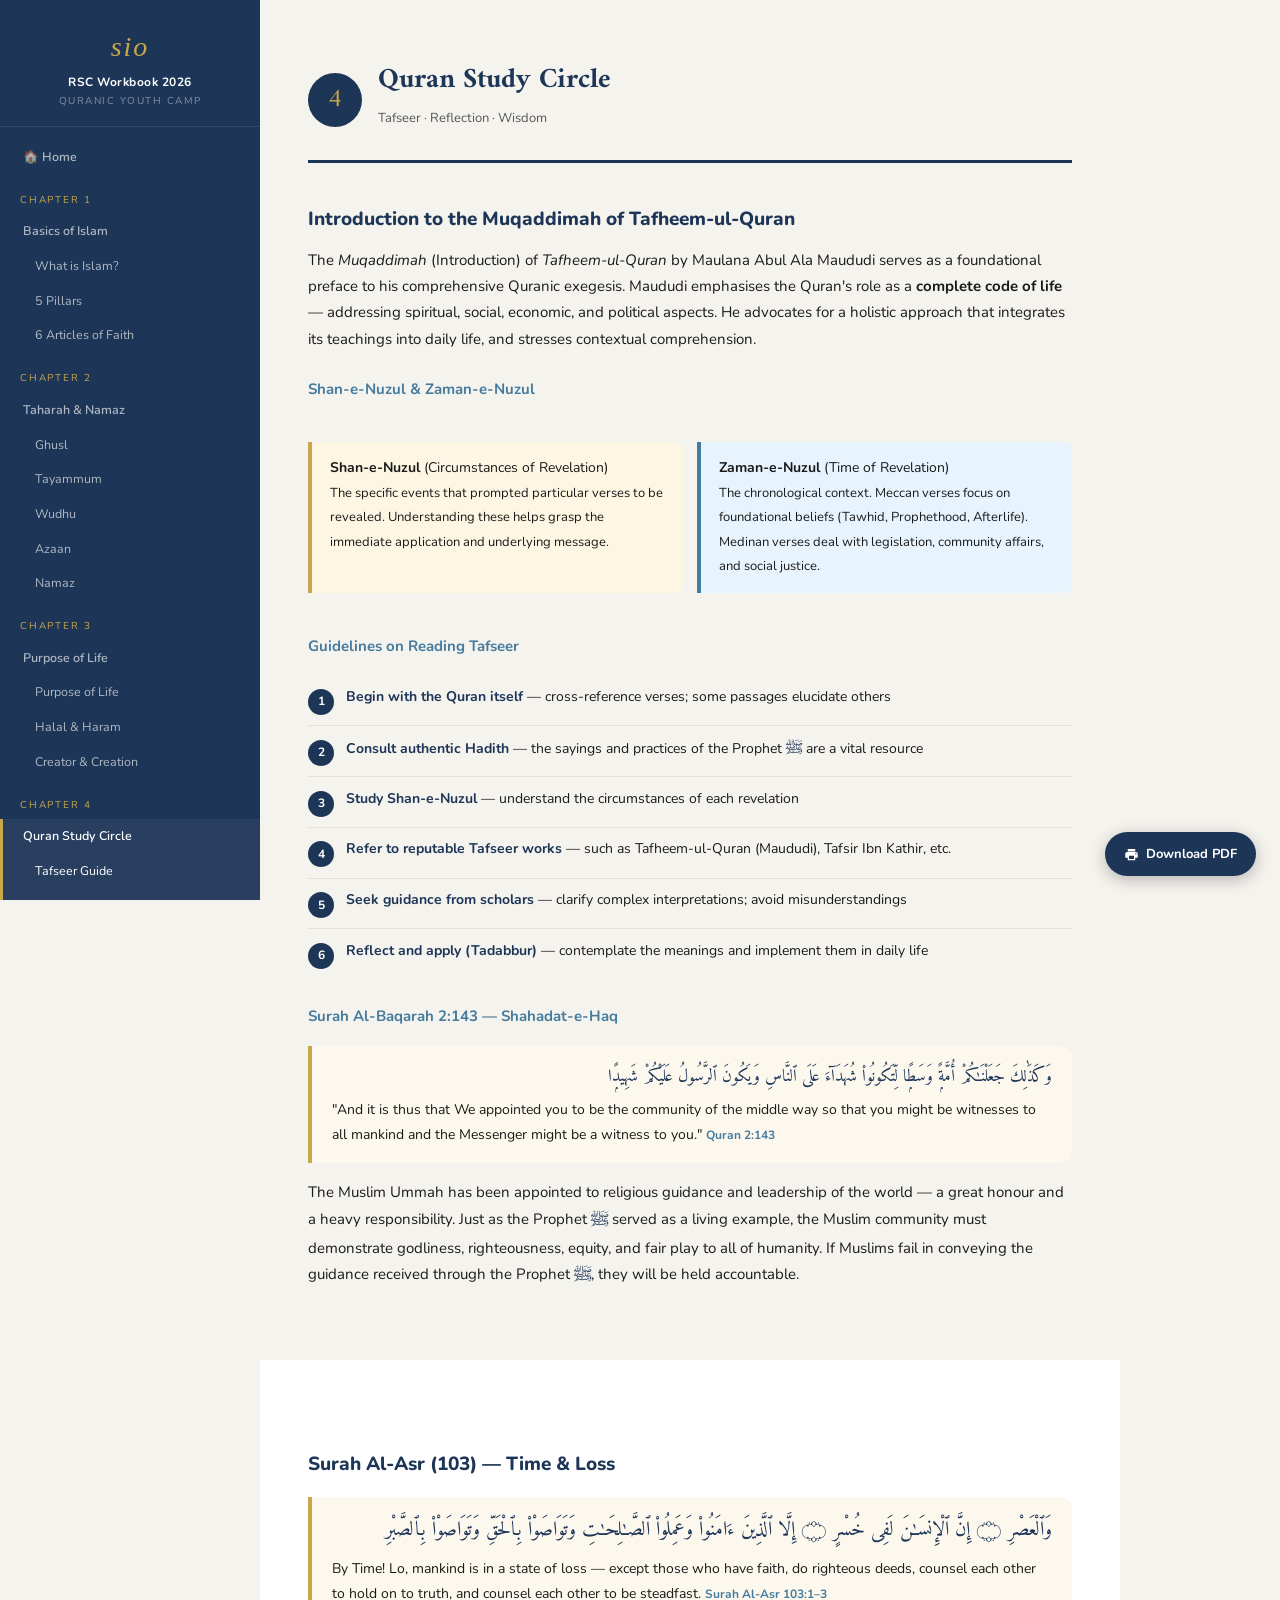
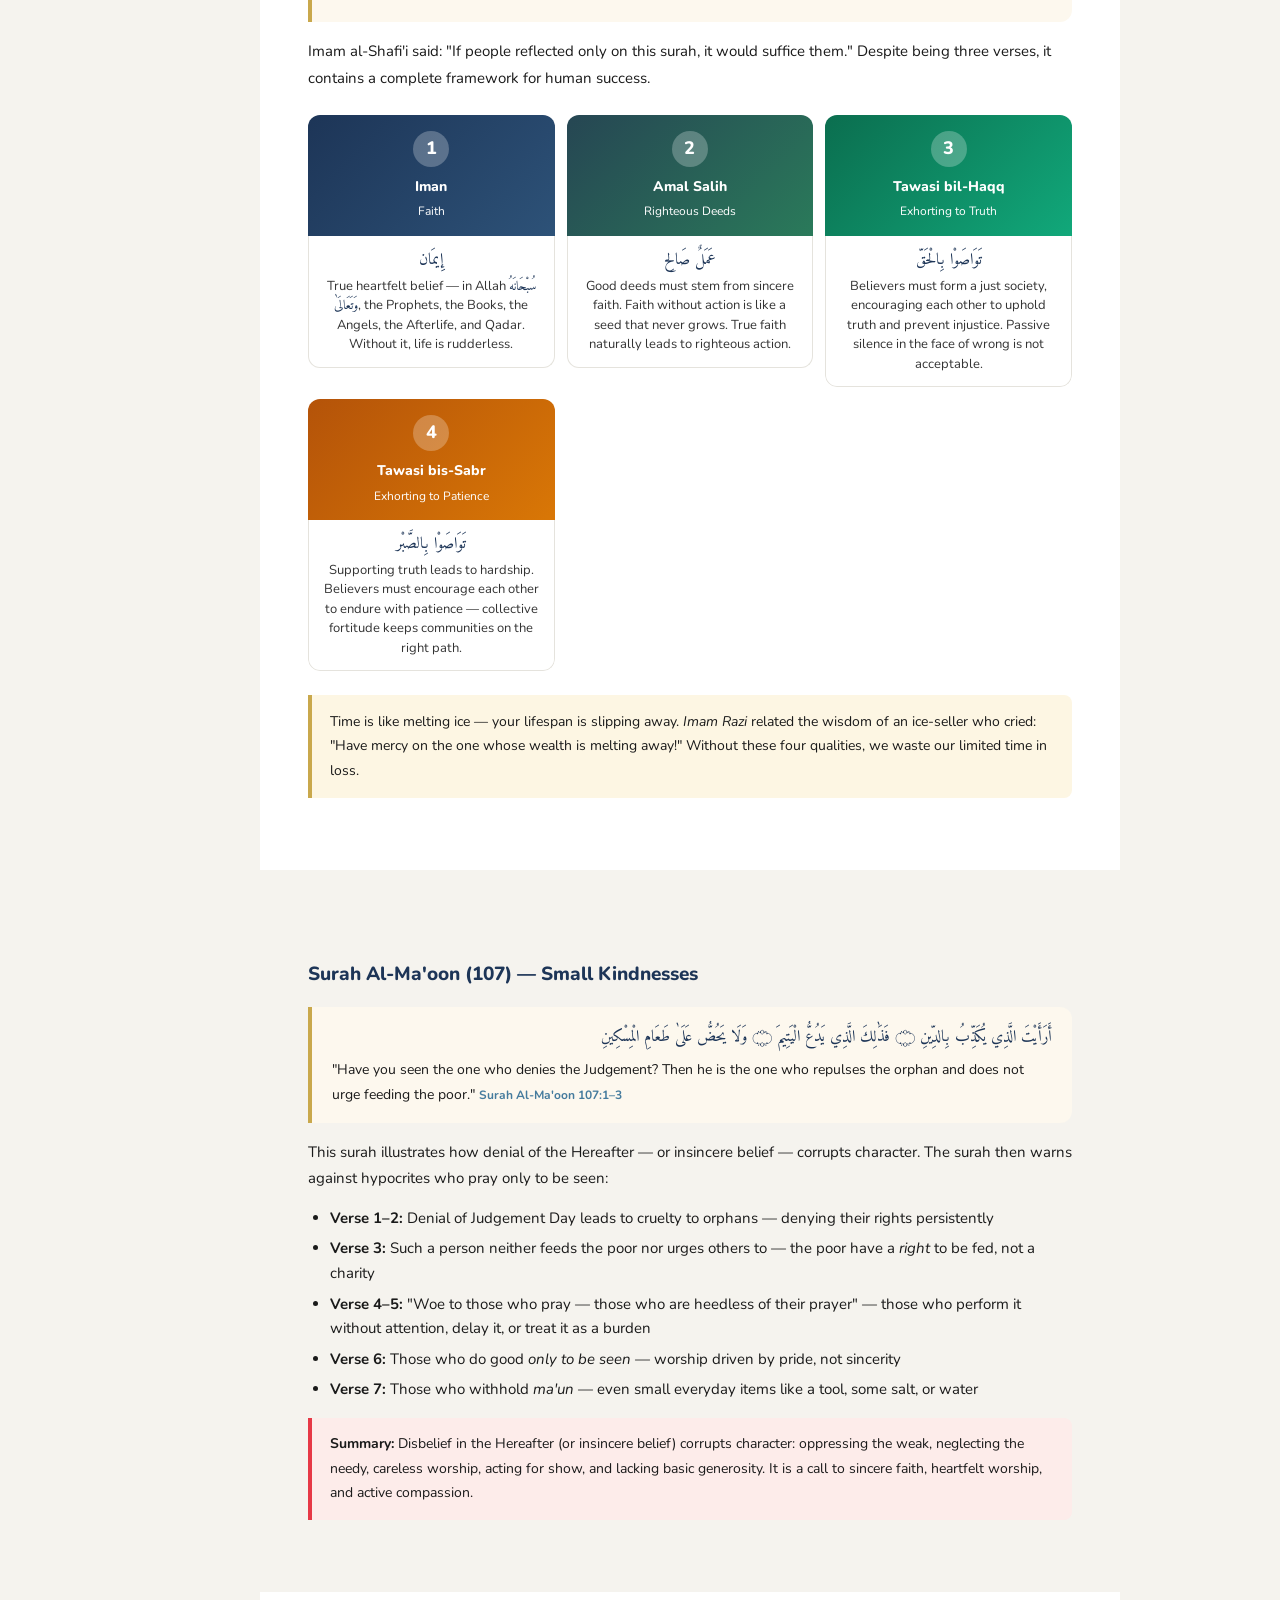
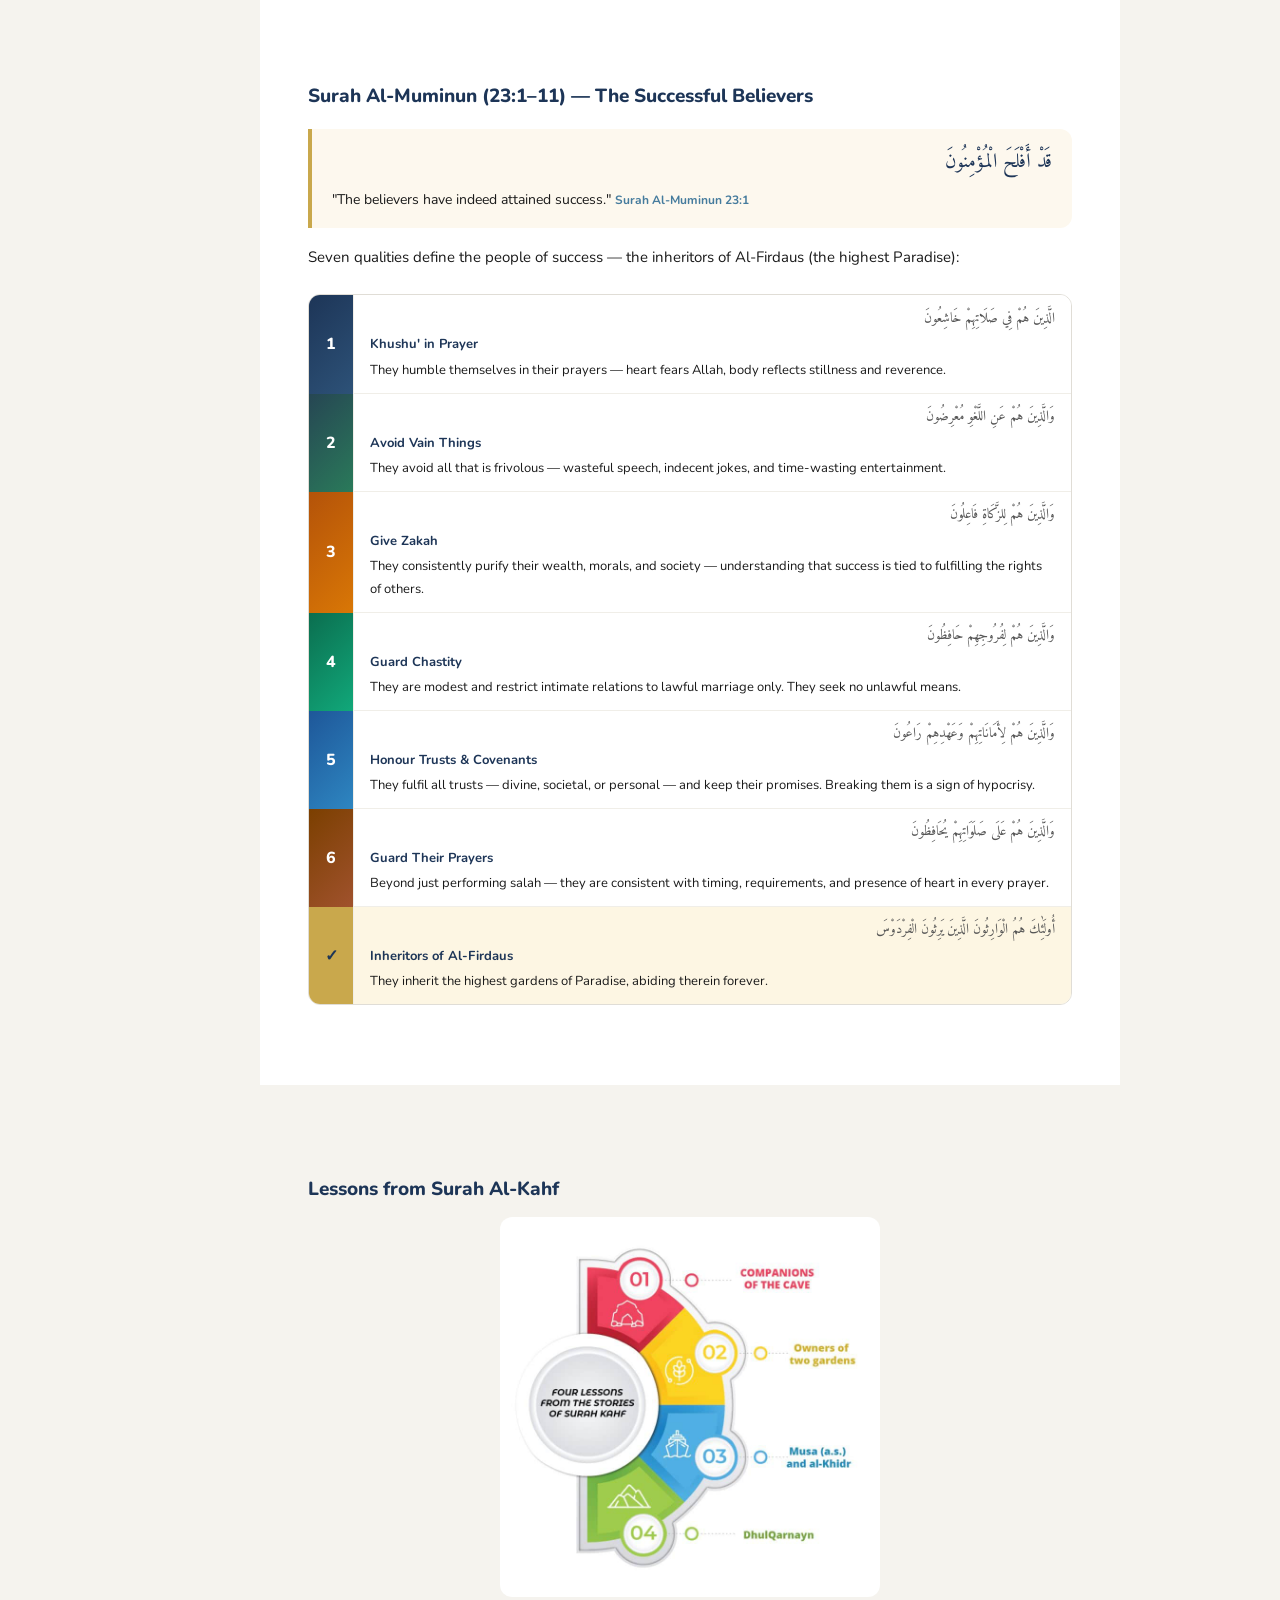
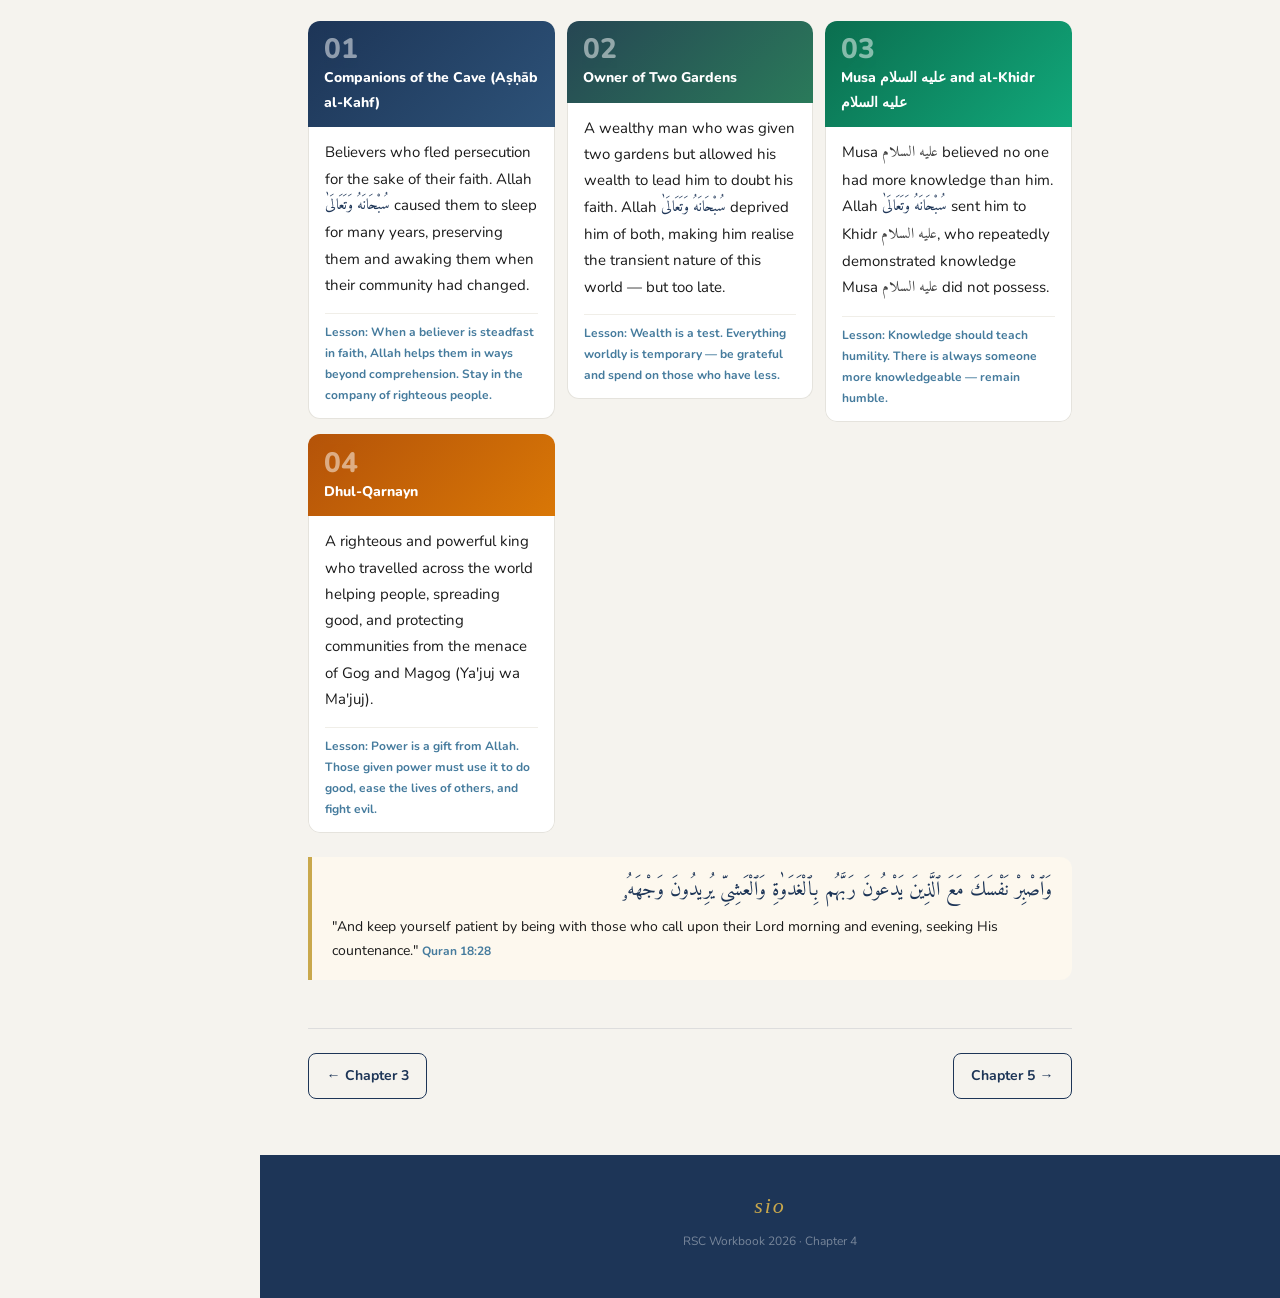
<file: chapters/ch4.html>
<!DOCTYPE html>
<html lang="en">
<head>
<meta charset="UTF-8"><meta name="viewport" content="width=device-width,initial-scale=1">
<title>Chapter 4 — Quran Study Circle | RSC Workbook 2026</title>
<link rel="stylesheet" href="../css/style.css">
<style>
/* Surah Al-Asr infographic */
.asr-grid{display:grid;grid-template-columns:repeat(auto-fit,minmax(190px,1fr));gap:12px;margin:1.5rem 0}
.asr-card{border-radius:12px;overflow:hidden;text-align:center}
.asr-card .ac-head{padding:1rem .75rem .75rem;font-weight:800;font-size:14px;color:#fff}
.asr-card .ac-num{width:36px;height:36px;border-radius:50%;background:rgba(255,255,255,.25);font-size:18px;font-weight:800;display:flex;align-items:center;justify-content:center;margin:0 auto .5rem}
.asr-card .ac-body{background:#fff;padding:.75rem;border:1px solid #e5e3dd;border-top:none;border-radius:0 0 12px 12px;font-size:13px;color:#333;line-height:1.5}
.asr-card .ac-arabic{font-family:'Amiri',serif;font-size:16px;color:var(--navy);direction:rtl;margin-bottom:.3rem}

/* Surah Muminun 7 qualities */
.muminun-grid{display:grid;grid-template-columns:1fr;gap:0;border-radius:var(--radius);overflow:hidden;border:1px solid #e0ddd6;margin:1.5rem 0}
.mu-row{display:flex;align-items:stretch}
.mu-num{display:flex;align-items:center;justify-content:center;width:44px;font-weight:800;font-size:16px;color:#fff;flex-shrink:0}
.mu-content{flex:1;padding:.7rem 1rem;background:#fff;border-left:1px solid #f0eee8;font-size:13px}
.mu-content strong{color:var(--navy);display:block;margin-bottom:.15rem}
.mu-content .mu-ar{font-family:'Amiri',serif;font-size:14px;color:var(--muted);direction:rtl;margin-bottom:.15rem}
.mu-row:not(:last-child) .mu-content{border-bottom:1px solid #f0eee8}

/* Kahf stories */
.kahf-stories{display:grid;grid-template-columns:repeat(auto-fit,minmax(220px,1fr));gap:12px;margin:1.5rem 0}
.kahf-card{border-radius:12px;overflow:hidden}
.kahf-card .kh{padding:.9rem 1rem .75rem;color:#fff}
.kahf-card .kh .knum{font-size:28px;font-weight:800;opacity:.5;line-height:1}
.kahf-card .kh .ktitle{font-size:14px;font-weight:800;margin-top:.2rem}
.kahf-card .kb{background:#fff;padding:.75rem 1rem;border:1px solid #e5e3dd;border-top:none;border-radius:0 0 12px 12px;font-size:13px}
.kahf-card .lesson{margin-top:.5rem;padding-top:.5rem;border-top:1px solid #f0eee8;color:var(--teal);font-weight:700;font-size:12px}
</style>
</head>
<body>
<nav id="topbar"><span class="sio-logo">sio</span><button id="menu-btn" aria-label="Menu"><span></span><span></span><span></span></button></nav>
<aside id="sidebar"></aside>
<div id="main">

<section class="page-section" id="tafseer">
  <div class="chapter-header">
    <div class="ch-num">4</div>
    <div class="ch-title"><h2>Quran Study Circle</h2><p>Tafseer · Reflection · Wisdom</p></div>
  </div>

  <h3>Introduction to the Muqaddimah of Tafheem-ul-Quran</h3>
  <p>The <em>Muqaddimah</em> (Introduction) of <em>Tafheem-ul-Quran</em> by Maulana Abul Ala Maududi serves as a foundational preface to his comprehensive Quranic exegesis. Maududi emphasises the Quran's role as a <strong>complete code of life</strong> — addressing spiritual, social, economic, and political aspects. He advocates for a holistic approach that integrates its teachings into daily life, and stresses contextual comprehension.</p>

  <h4>Shan-e-Nuzul & Zaman-e-Nuzul</h4>
  <div class="card-grid">
    <div class="box gold"><strong>Shan-e-Nuzul</strong> (Circumstances of Revelation)<br><span style="font-size:13px">The specific events that prompted particular verses to be revealed. Understanding these helps grasp the immediate application and underlying message.</span></div>
    <div class="box"><strong>Zaman-e-Nuzul</strong> (Time of Revelation)<br><span style="font-size:13px">The chronological context. Meccan verses focus on foundational beliefs (Tawhid, Prophethood, Afterlife). Medinan verses deal with legislation, community affairs, and social justice.</span></div>
  </div>

  <h4>Guidelines on Reading Tafseer</h4>
  <div class="step-list">
    <div class="step-item"><div class="step-num">1</div><div class="step-content"><strong>Begin with the Quran itself</strong> — cross-reference verses; some passages elucidate others</div></div>
    <div class="step-item"><div class="step-num">2</div><div class="step-content"><strong>Consult authentic Hadith</strong> — the sayings and practices of the Prophet <span class="saw">ﷺ</span> are a vital resource</div></div>
    <div class="step-item"><div class="step-num">3</div><div class="step-content"><strong>Study Shan-e-Nuzul</strong> — understand the circumstances of each revelation</div></div>
    <div class="step-item"><div class="step-num">4</div><div class="step-content"><strong>Refer to reputable Tafseer works</strong> — such as Tafheem-ul-Quran (Maududi), Tafsir Ibn Kathir, etc.</div></div>
    <div class="step-item"><div class="step-num">5</div><div class="step-content"><strong>Seek guidance from scholars</strong> — clarify complex interpretations; avoid misunderstandings</div></div>
    <div class="step-item"><div class="step-num">6</div><div class="step-content"><strong>Reflect and apply (Tadabbur)</strong> — contemplate the meanings and implement them in daily life</div></div>
  </div>

  <h4>Surah Al-Baqarah 2:143 — Shahadat-e-Haq</h4>
  <div class="quran-verse">
    <div class="ar" style="font-size:17px">وَكَذَٰلِكَ جَعَلْنَـٰكُمْ أُمَّةًۭ وَسَطًۭا لِّتَكُونُوا۟ شُهَدَآءَ عَلَى ٱلنَّاسِ وَيَكُونَ ٱلرَّسُولُ عَلَيْكُمْ شَهِيدًۭا</div>
    <p style="font-size:14px;margin:.4rem 0 0">"And it is thus that We appointed you to be the community of the middle way so that you might be witnesses to all mankind and the Messenger might be a witness to you." <span class="ref">Quran 2:143</span></p>
  </div>
  <p>The Muslim Ummah has been appointed to religious guidance and leadership of the world — a great honour and a heavy responsibility. Just as the Prophet <span class="saw">ﷺ</span> served as a living example, the Muslim community must demonstrate godliness, righteousness, equity, and fair play to all of humanity. If Muslims fail in conveying the guidance received through the Prophet <span class="saw">ﷺ</span>, they will be held accountable.</p>
</section>

<!-- SURAH AL-ASR -->
<section class="page-section" id="asr">
  <h3>Surah Al-Asr (103) — Time & Loss</h3>
  <div class="quran-verse">
    <div class="ar">وَٱلْعَصْرِ ۝ إِنَّ ٱلْإِنسَـٰنَ لَفِى خُسْرٍ ۝ إِلَّا ٱلَّذِينَ ءَامَنُوا۟ وَعَمِلُوا۟ ٱلصَّـٰلِحَـٰتِ وَتَوَاصَوْا۟ بِٱلْحَقِّ وَتَوَاصَوْا۟ بِٱلصَّبْرِ</div>
    <p style="font-size:14px;margin:.5rem 0 0">By Time! Lo, mankind is in a state of loss — except those who have faith, do righteous deeds, counsel each other to hold on to truth, and counsel each other to be steadfast. <span class="ref">Surah Al-Asr 103:1–3</span></p>
  </div>

  <p>Imam al-Shafi'i said: "If people reflected only on this surah, it would suffice them." Despite being three verses, it contains a complete framework for human success.</p>

  <!-- SURAH ASR INFOGRAPHIC -->
  <div class="asr-grid">
    <div class="asr-card"><div class="ac-head bg1"><div class="ac-num">1</div>Iman<br><span style="font-weight:400;font-size:12px">Faith</span></div><div class="ac-body"><div class="ac-arabic">إِيمَان</div>True heartfelt belief — in Allah <span class="swt">سُبْحَانَهُ وَتَعَالَىٰ</span>, the Prophets, the Books, the Angels, the Afterlife, and Qadar. Without it, life is rudderless.</div></div>
    <div class="asr-card"><div class="ac-head bg2"><div class="ac-num">2</div>Amal Salih<br><span style="font-weight:400;font-size:12px">Righteous Deeds</span></div><div class="ac-body"><div class="ac-arabic">عَمَلٌ صَالِح</div>Good deeds must stem from sincere faith. Faith without action is like a seed that never grows. True faith naturally leads to righteous action.</div></div>
    <div class="asr-card"><div class="ac-head bg5"><div class="ac-num">3</div>Tawasi bil-Haqq<br><span style="font-weight:400;font-size:12px">Exhorting to Truth</span></div><div class="ac-body"><div class="ac-arabic">تَوَاصَوْا بِالْحَقّ</div>Believers must form a just society, encouraging each other to uphold truth and prevent injustice. Passive silence in the face of wrong is not acceptable.</div></div>
    <div class="asr-card"><div class="ac-head bg4"><div class="ac-num">4</div>Tawasi bis-Sabr<br><span style="font-weight:400;font-size:12px">Exhorting to Patience</span></div><div class="ac-body"><div class="ac-arabic">تَوَاصَوْا بِالصَّبْر</div>Supporting truth leads to hardship. Believers must encourage each other to endure with patience — collective fortitude keeps communities on the right path.</div></div>
  </div>

  <div class="box gold">Time is like melting ice — your lifespan is slipping away. <em>Imam Razi</em> related the wisdom of an ice-seller who cried: "Have mercy on the one whose wealth is melting away!" Without these four qualities, we waste our limited time in loss.</div>
</section>

<!-- SURAH AL-MA'OON -->
<section class="page-section" id="maoon">
  <h3>Surah Al-Ma'oon (107) — Small Kindnesses</h3>
  <div class="quran-verse">
    <div class="ar" style="font-size:16px">أَرَأَيْتَ الَّذِي يُكَذِّبُ بِالدِّينِ ۝ فَذَٰلِكَ الَّذِي يَدُعُّ الْيَتِيمَ ۝ وَلَا يَحُضُّ عَلَىٰ طَعَامِ الْمِسْكِينِ</div>
    <p style="font-size:14px;margin:.4rem 0 0">"Have you seen the one who denies the Judgement? Then he is the one who repulses the orphan and does not urge feeding the poor." <span class="ref">Surah Al-Ma'oon 107:1–3</span></p>
  </div>

  <p>This surah illustrates how denial of the Hereafter — or insincere belief — corrupts character. The surah then warns against hypocrites who pray only to be seen:</p>
  <ul>
    <li><strong>Verse 1–2:</strong> Denial of Judgement Day leads to cruelty to orphans — denying their rights persistently</li>
    <li><strong>Verse 3:</strong> Such a person neither feeds the poor nor urges others to — the poor have a <em>right</em> to be fed, not a charity</li>
    <li><strong>Verse 4–5:</strong> "Woe to those who pray — those who are heedless of their prayer" — those who perform it without attention, delay it, or treat it as a burden</li>
    <li><strong>Verse 6:</strong> Those who do good <em>only to be seen</em> — worship driven by pride, not sincerity</li>
    <li><strong>Verse 7:</strong> Those who withhold <em>ma'un</em> — even small everyday items like a tool, some salt, or water</li>
  </ul>

  <div class="box red"><strong>Summary:</strong> Disbelief in the Hereafter (or insincere belief) corrupts character: oppressing the weak, neglecting the needy, careless worship, acting for show, and lacking basic generosity. It is a call to sincere faith, heartfelt worship, and active compassion.</div>
</section>

<!-- SURAH AL-MUMINUN -->
<section class="page-section" id="muminun">
  <h3>Surah Al-Muminun (23:1–11) — The Successful Believers</h3>
  <div class="quran-verse">
    <div class="ar">قَدْ أَفْلَحَ الْمُؤْمِنُونَ</div>
    <p style="font-size:14px;margin:.4rem 0 0">"The believers have indeed attained success." <span class="ref">Surah Al-Muminun 23:1</span></p>
  </div>

  <p>Seven qualities define the people of success — the inheritors of Al-Firdaus (the highest Paradise):</p>

  <!-- 7 QUALITIES INFOGRAPHIC -->
  <div class="muminun-grid">
    <div class="mu-row"><div class="mu-num bg1" style="width:44px">1</div><div class="mu-content"><div class="mu-ar">الَّذِينَ هُمْ فِي صَلَاتِهِمْ خَاشِعُونَ</div><strong>Khushu' in Prayer</strong>They humble themselves in their prayers — heart fears Allah, body reflects stillness and reverence.</div></div>
    <div class="mu-row"><div class="mu-num bg2" style="width:44px">2</div><div class="mu-content"><div class="mu-ar">وَالَّذِينَ هُمْ عَنِ اللَّغْوِ مُعْرِضُونَ</div><strong>Avoid Vain Things</strong>They avoid all that is frivolous — wasteful speech, indecent jokes, and time-wasting entertainment.</div></div>
    <div class="mu-row"><div class="mu-num bg4" style="width:44px">3</div><div class="mu-content"><div class="mu-ar">وَالَّذِينَ هُمْ لِلزَّكَاةِ فَاعِلُونَ</div><strong>Give Zakah</strong>They consistently purify their wealth, morals, and society — understanding that success is tied to fulfilling the rights of others.</div></div>
    <div class="mu-row"><div class="mu-num bg5" style="width:44px">4</div><div class="mu-content"><div class="mu-ar">وَالَّذِينَ هُمْ لِفُرُوجِهِمْ حَافِظُونَ</div><strong>Guard Chastity</strong>They are modest and restrict intimate relations to lawful marriage only. They seek no unlawful means.</div></div>
    <div class="mu-row"><div class="mu-num bg6" style="width:44px">5</div><div class="mu-content"><div class="mu-ar">وَالَّذِينَ هُمْ لِأَمَانَاتِهِمْ وَعَهْدِهِمْ رَاعُونَ</div><strong>Honour Trusts &amp; Covenants</strong>They fulfil all trusts — divine, societal, or personal — and keep their promises. Breaking them is a sign of hypocrisy.</div></div>
    <div class="mu-row"><div class="mu-num bg7" style="width:44px">6</div><div class="mu-content"><div class="mu-ar">وَالَّذِينَ هُمْ عَلَى صَلَوَاتِهِمْ يُحَافِظُونَ</div><strong>Guard Their Prayers</strong>Beyond just performing salah — they are consistent with timing, requirements, and presence of heart in every prayer.</div></div>
    <div class="mu-row"><div class="mu-num" style="width:44px;background:var(--gold);color:var(--navy);display:flex;align-items:center;justify-content:center;font-weight:800">✓</div><div class="mu-content" style="background:#fdf6e3"><div class="mu-ar">أُولَٰئِكَ هُمُ الْوَارِثُونَ الَّذِينَ يَرِثُونَ الْفِرْدَوْسَ</div><strong style="color:var(--navy)">Inheritors of Al-Firdaus</strong>They inherit the highest gardens of Paradise, abiding therein forever.</div></div>
  </div>
</section>

<!-- SURAH AL-KAHF -->
<section class="page-section" id="kahf">
  <h3>Lessons from Surah Al-Kahf</h3>
  <img src="../images/image32.jpeg" alt="Four lessons from the stories of Surah Kahf" class="wb-img-sm" style="max-width:380px;margin:0 auto 1.5rem">

  <div class="kahf-stories">
    <div class="kahf-card"><div class="kh bg1"><div class="knum">01</div><div class="ktitle">Companions of the Cave (Aṣḥāb al-Kahf)</div></div><div class="kb"><p>Believers who fled persecution for the sake of their faith. Allah <span class="swt">سُبْحَانَهُ وَتَعَالَىٰ</span> caused them to sleep for many years, preserving them and awaking them when their community had changed.</p><div class="lesson">Lesson: When a believer is steadfast in faith, Allah helps them in ways beyond comprehension. Stay in the company of righteous people.</div></div></div>
    <div class="kahf-card"><div class="kh bg2"><div class="knum">02</div><div class="ktitle">Owner of Two Gardens</div></div><div class="kb"><p>A wealthy man who was given two gardens but allowed his wealth to lead him to doubt his faith. Allah <span class="swt">سُبْحَانَهُ وَتَعَالَىٰ</span> deprived him of both, making him realise the transient nature of this world — but too late.</p><div class="lesson">Lesson: Wealth is a test. Everything worldly is temporary — be grateful and spend on those who have less.</div></div></div>
    <div class="kahf-card"><div class="kh bg5"><div class="knum">03</div><div class="ktitle">Musa عليه السلام and al-Khidr عليه السلام</div></div><div class="kb"><p>Musa <span class="as">عليه السلام</span> believed no one had more knowledge than him. Allah <span class="swt">سُبْحَانَهُ وَتَعَالَىٰ</span> sent him to Khidr <span class="as">عليه السلام</span>, who repeatedly demonstrated knowledge Musa <span class="as">عليه السلام</span> did not possess.</p><div class="lesson">Lesson: Knowledge should teach humility. There is always someone more knowledgeable — remain humble.</div></div></div>
    <div class="kahf-card"><div class="kh bg4"><div class="knum">04</div><div class="ktitle">Dhul-Qarnayn</div></div><div class="kb"><p>A righteous and powerful king who travelled across the world helping people, spreading good, and protecting communities from the menace of Gog and Magog (Ya'juj wa Ma'juj).</p><div class="lesson">Lesson: Power is a gift from Allah. Those given power must use it to do good, ease the lives of others, and fight evil.</div></div></div>
  </div>

  <div class="quran-verse">
    <div class="ar">وَٱصْبِرْ نَفْسَكَ مَعَ ٱلَّذِينَ يَدْعُونَ رَبَّهُم بِٱلْغَدَوٰةِ وَٱلْعَشِىِّ يُرِيدُونَ وَجْهَهُۥ</div>
    <p style="font-size:14px;margin:.4rem 0 0">"And keep yourself patient by being with those who call upon their Lord morning and evening, seeking His countenance." <span class="ref">Quran 18:28</span></p>
  </div>

  <div class="page-nav">
    <a href="ch3.html">← Chapter 3</a>
    <a href="ch5.html">Chapter 5 →</a>
  </div>
</section>

<footer class="site-footer"><span class="sio-logo">sio</span><p>RSC Workbook 2026 · Chapter 4</p></footer>
</div>
<script src="../js/nav.js"></script>
<a class="print-fab" href="../print.html" title="Download PDF"><svg viewBox="0 0 24 24"><path d="M19 8H5c-1.66 0-3 1.34-3 3v6h4v4h12v-4h4v-6c0-1.66-1.34-3-3-3zm-3 11H8v-5h8v5zm3-7c-.55 0-1-.45-1-1s.45-1 1-1 1 .45 1 1-.45 1-1 1zm-1-9H6v4h12V3z"/></svg>Download PDF</a>
</body>
</html>
</file>
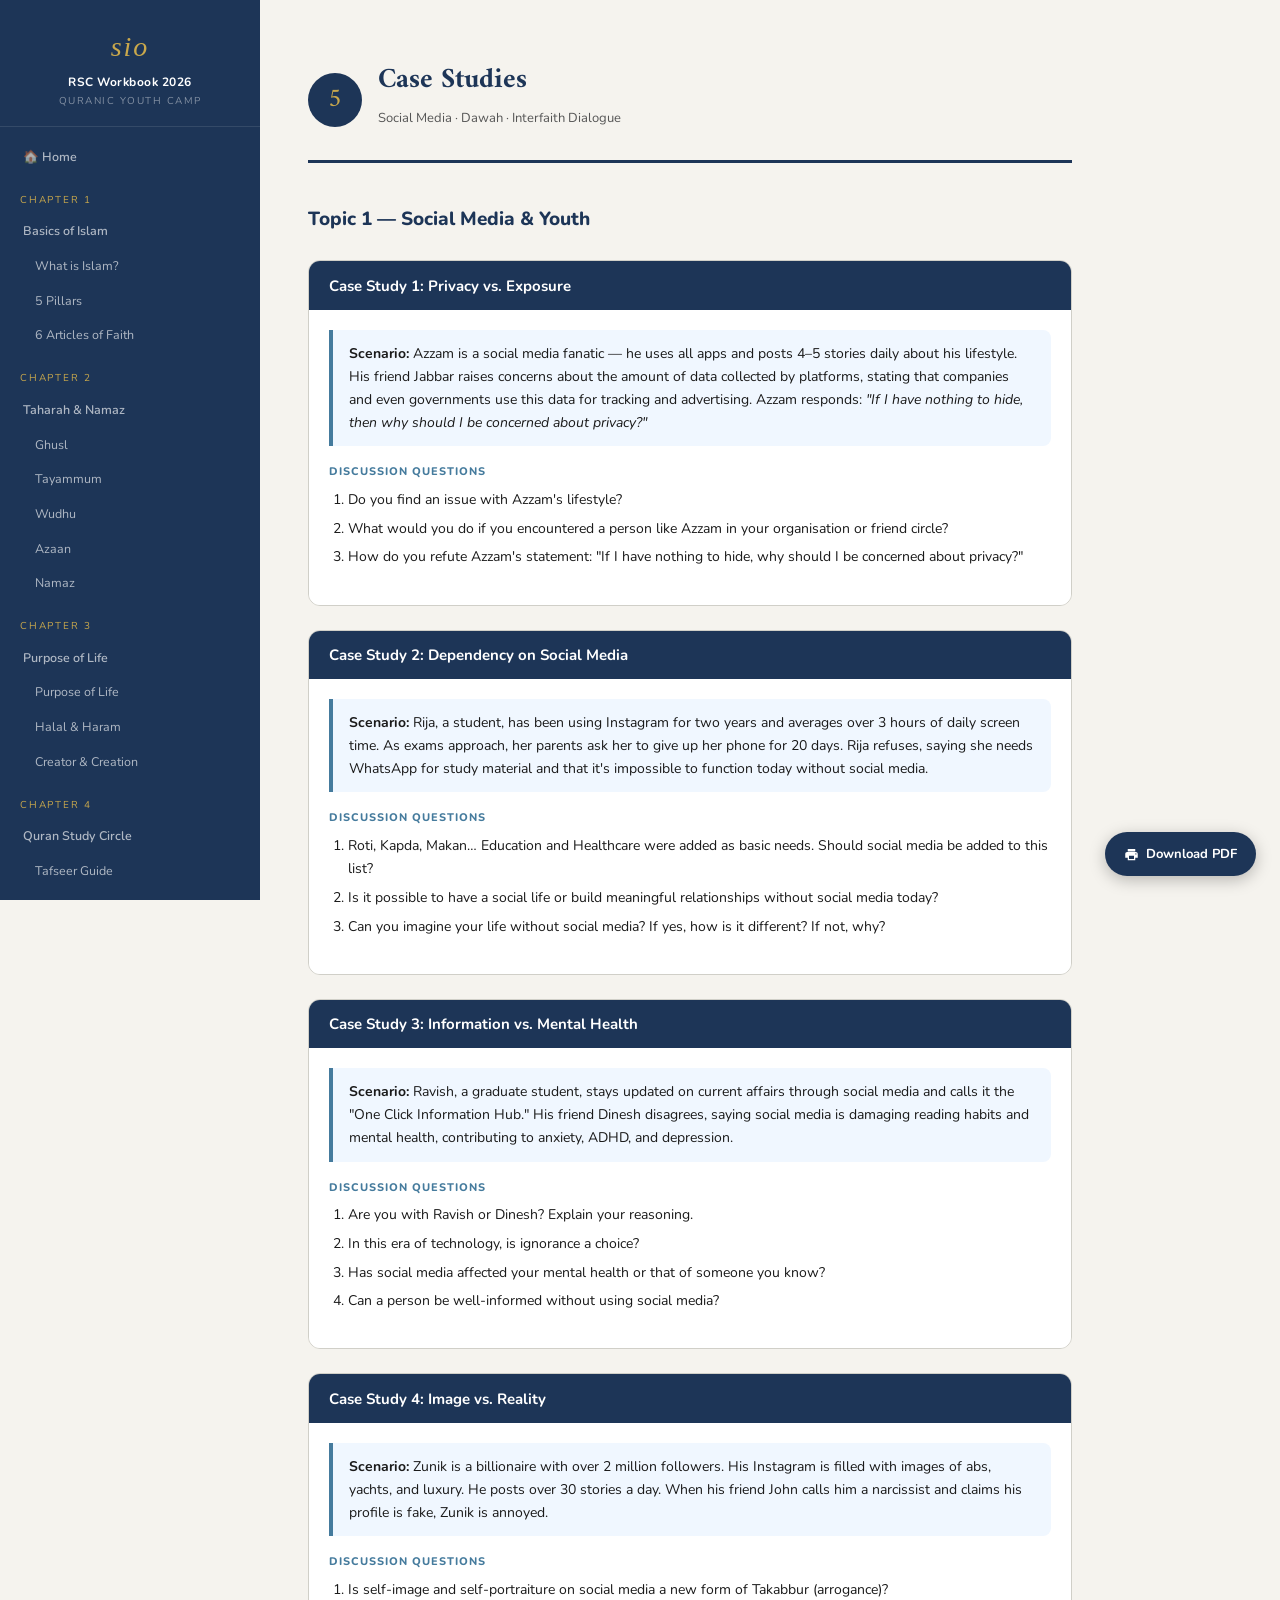
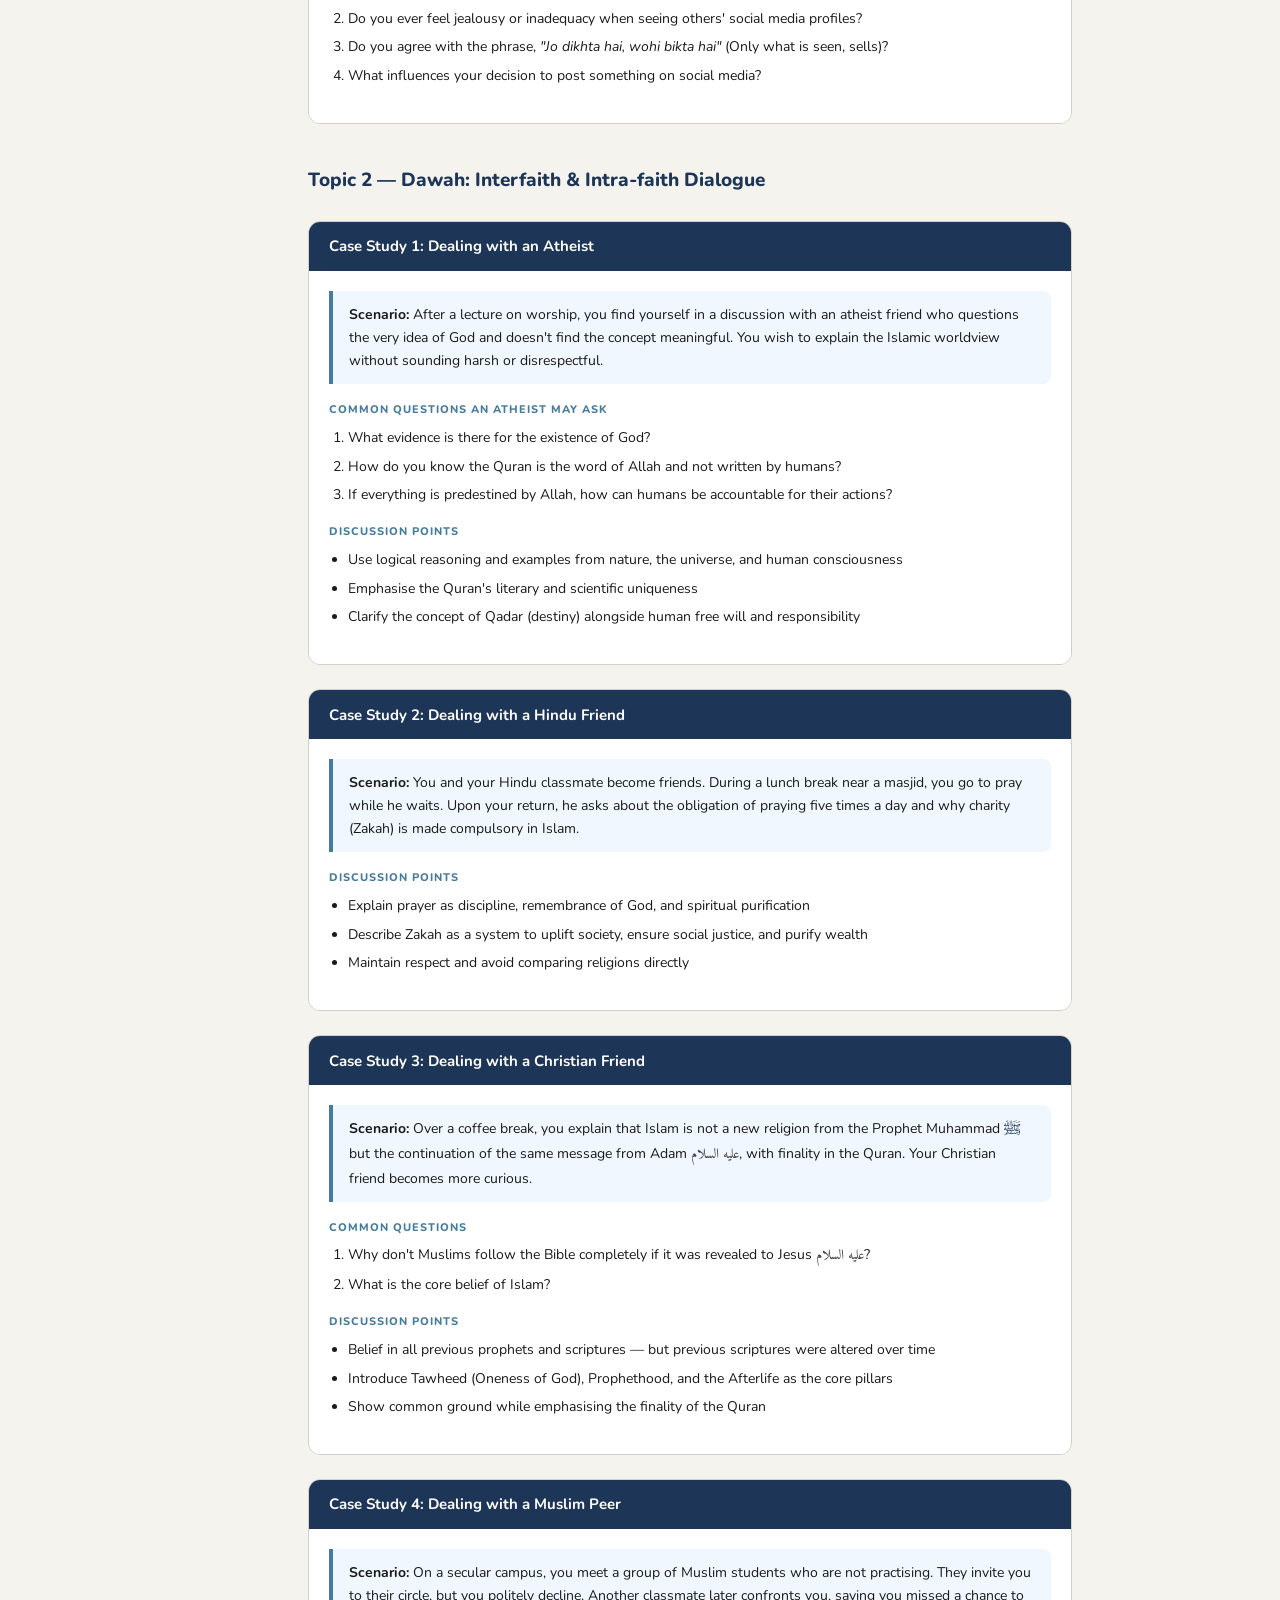
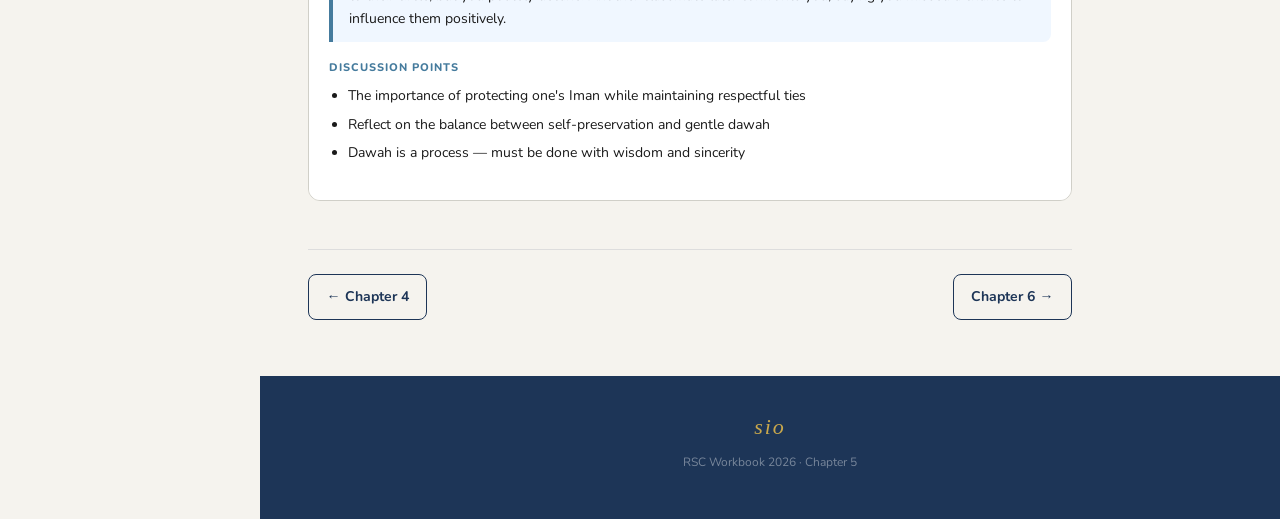
<file: chapters/ch5.html>
<!DOCTYPE html>
<html lang="en">
<head>
<meta charset="UTF-8"><meta name="viewport" content="width=device-width,initial-scale=1">
<title>Chapter 5 — Case Studies | RSC Workbook 2026</title>
<link rel="stylesheet" href="../css/style.css">
</head>
<body>
<nav id="topbar"><span class="sio-logo">sio</span><button id="menu-btn" aria-label="Menu"><span></span><span></span><span></span></button></nav>
<aside id="sidebar"></aside>
<div id="main">
<section class="page-section" id="socialmedia">
  <div class="chapter-header">
    <div class="ch-num">5</div>
    <div class="ch-title"><h2>Case Studies</h2><p>Social Media · Dawah · Interfaith Dialogue</p></div>
  </div>

  <h3>Topic 1 — Social Media & Youth</h3>

  <div class="case-study">
    <div class="cs-header">Case Study 1: Privacy vs. Exposure</div>
    <div class="cs-body">
      <div class="cs-scenario"><strong>Scenario:</strong> Azzam is a social media fanatic — he uses all apps and posts 4–5 stories daily about his lifestyle. His friend Jabbar raises concerns about the amount of data collected by platforms, stating that companies and even governments use this data for tracking and advertising. Azzam responds: <em>"If I have nothing to hide, then why should I be concerned about privacy?"</em></div>
      <div class="cs-label">Discussion Questions</div>
      <ol>
        <li>Do you find an issue with Azzam's lifestyle?</li>
        <li>What would you do if you encountered a person like Azzam in your organisation or friend circle?</li>
        <li>How do you refute Azzam's statement: "If I have nothing to hide, why should I be concerned about privacy?"</li>
      </ol>
    </div>
  </div>

  <div class="case-study">
    <div class="cs-header">Case Study 2: Dependency on Social Media</div>
    <div class="cs-body">
      <div class="cs-scenario"><strong>Scenario:</strong> Rija, a student, has been using Instagram for two years and averages over 3 hours of daily screen time. As exams approach, her parents ask her to give up her phone for 20 days. Rija refuses, saying she needs WhatsApp for study material and that it's impossible to function today without social media.</div>
      <div class="cs-label">Discussion Questions</div>
      <ol>
        <li>Roti, Kapda, Makan… Education and Healthcare were added as basic needs. Should social media be added to this list?</li>
        <li>Is it possible to have a social life or build meaningful relationships without social media today?</li>
        <li>Can you imagine your life without social media? If yes, how is it different? If not, why?</li>
      </ol>
    </div>
  </div>

  <div class="case-study">
    <div class="cs-header">Case Study 3: Information vs. Mental Health</div>
    <div class="cs-body">
      <div class="cs-scenario"><strong>Scenario:</strong> Ravish, a graduate student, stays updated on current affairs through social media and calls it the "One Click Information Hub." His friend Dinesh disagrees, saying social media is damaging reading habits and mental health, contributing to anxiety, ADHD, and depression.</div>
      <div class="cs-label">Discussion Questions</div>
      <ol>
        <li>Are you with Ravish or Dinesh? Explain your reasoning.</li>
        <li>In this era of technology, is ignorance a choice?</li>
        <li>Has social media affected your mental health or that of someone you know?</li>
        <li>Can a person be well-informed without using social media?</li>
      </ol>
    </div>
  </div>

  <div class="case-study">
    <div class="cs-header">Case Study 4: Image vs. Reality</div>
    <div class="cs-body">
      <div class="cs-scenario"><strong>Scenario:</strong> Zunik is a billionaire with over 2 million followers. His Instagram is filled with images of abs, yachts, and luxury. He posts over 30 stories a day. When his friend John calls him a narcissist and claims his profile is fake, Zunik is annoyed.</div>
      <div class="cs-label">Discussion Questions</div>
      <ol>
        <li>Is self-image and self-portraiture on social media a new form of Takabbur (arrogance)?</li>
        <li>Do you ever feel jealousy or inadequacy when seeing others' social media profiles?</li>
        <li>Do you agree with the phrase, <em>"Jo dikhta hai, wohi bikta hai"</em> (Only what is seen, sells)?</li>
        <li>What influences your decision to post something on social media?</li>
      </ol>
    </div>
  </div>

  <h3 id="dawah" style="margin-top:2.5rem">Topic 2 — Dawah: Interfaith & Intra-faith Dialogue</h3>

  <div class="case-study">
    <div class="cs-header">Case Study 1: Dealing with an Atheist</div>
    <div class="cs-body">
      <div class="cs-scenario"><strong>Scenario:</strong> After a lecture on worship, you find yourself in a discussion with an atheist friend who questions the very idea of God and doesn't find the concept meaningful. You wish to explain the Islamic worldview without sounding harsh or disrespectful.</div>
      <div class="cs-label">Common Questions an Atheist May Ask</div>
      <ol>
        <li>What evidence is there for the existence of God?</li>
        <li>How do you know the Quran is the word of Allah and not written by humans?</li>
        <li>If everything is predestined by Allah, how can humans be accountable for their actions?</li>
      </ol>
      <div class="cs-label">Discussion Points</div>
      <ul>
        <li>Use logical reasoning and examples from nature, the universe, and human consciousness</li>
        <li>Emphasise the Quran's literary and scientific uniqueness</li>
        <li>Clarify the concept of Qadar (destiny) alongside human free will and responsibility</li>
      </ul>
    </div>
  </div>

  <div class="case-study">
    <div class="cs-header">Case Study 2: Dealing with a Hindu Friend</div>
    <div class="cs-body">
      <div class="cs-scenario"><strong>Scenario:</strong> You and your Hindu classmate become friends. During a lunch break near a masjid, you go to pray while he waits. Upon your return, he asks about the obligation of praying five times a day and why charity (Zakah) is made compulsory in Islam.</div>
      <div class="cs-label">Discussion Points</div>
      <ul>
        <li>Explain prayer as discipline, remembrance of God, and spiritual purification</li>
        <li>Describe Zakah as a system to uplift society, ensure social justice, and purify wealth</li>
        <li>Maintain respect and avoid comparing religions directly</li>
      </ul>
    </div>
  </div>

  <div class="case-study">
    <div class="cs-header">Case Study 3: Dealing with a Christian Friend</div>
    <div class="cs-body">
      <div class="cs-scenario"><strong>Scenario:</strong> Over a coffee break, you explain that Islam is not a new religion from the Prophet Muhammad <span class="saw">ﷺ</span> but the continuation of the same message from Adam <span class="as">عليه السلام</span>, with finality in the Quran. Your Christian friend becomes more curious.</div>
      <div class="cs-label">Common Questions</div>
      <ol>
        <li>Why don't Muslims follow the Bible completely if it was revealed to Jesus <span class="as">عليه السلام</span>?</li>
        <li>What is the core belief of Islam?</li>
      </ol>
      <div class="cs-label">Discussion Points</div>
      <ul>
        <li>Belief in all previous prophets and scriptures — but previous scriptures were altered over time</li>
        <li>Introduce Tawheed (Oneness of God), Prophethood, and the Afterlife as the core pillars</li>
        <li>Show common ground while emphasising the finality of the Quran</li>
      </ul>
    </div>
  </div>

  <div class="case-study">
    <div class="cs-header">Case Study 4: Dealing with a Muslim Peer</div>
    <div class="cs-body">
      <div class="cs-scenario"><strong>Scenario:</strong> On a secular campus, you meet a group of Muslim students who are not practising. They invite you to their circle, but you politely decline. Another classmate later confronts you, saying you missed a chance to influence them positively.</div>
      <div class="cs-label">Discussion Points</div>
      <ul>
        <li>The importance of protecting one's Iman while maintaining respectful ties</li>
        <li>Reflect on the balance between self-preservation and gentle dawah</li>
        <li>Dawah is a process — must be done with wisdom and sincerity</li>
      </ul>
    </div>
  </div>

  <div class="page-nav">
    <a href="ch4.html">← Chapter 4</a>
    <a href="ch6.html">Chapter 6 →</a>
  </div>
</section>
<footer class="site-footer"><span class="sio-logo">sio</span><p>RSC Workbook 2026 · Chapter 5</p></footer>
</div>
<script src="../js/nav.js"></script>
<a class="print-fab" href="../print.html" title="Download PDF"><svg viewBox="0 0 24 24"><path d="M19 8H5c-1.66 0-3 1.34-3 3v6h4v4h12v-4h4v-6c0-1.66-1.34-3-3-3zm-3 11H8v-5h8v5zm3-7c-.55 0-1-.45-1-1s.45-1 1-1 1 .45 1 1-.45 1-1 1zm-1-9H6v4h12V3z"/></svg>Download PDF</a>
</body>
</html>
</file>
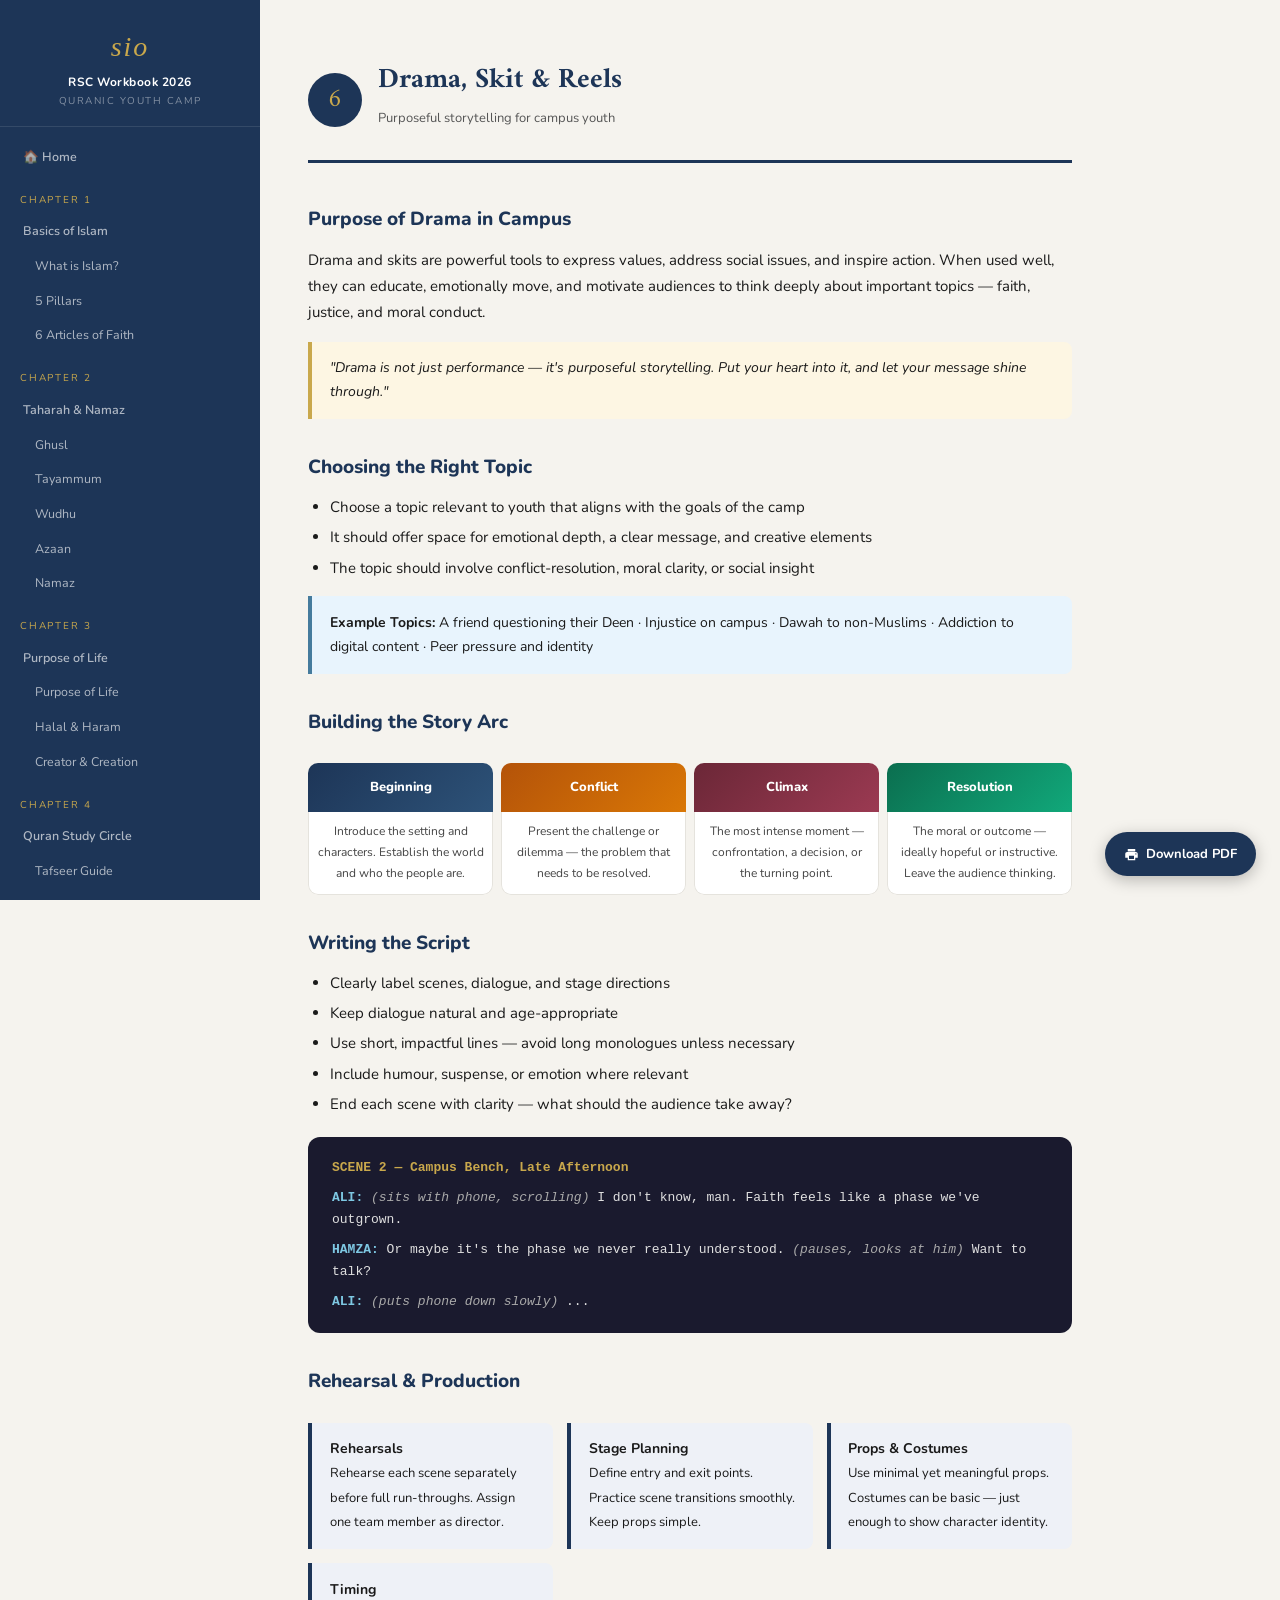
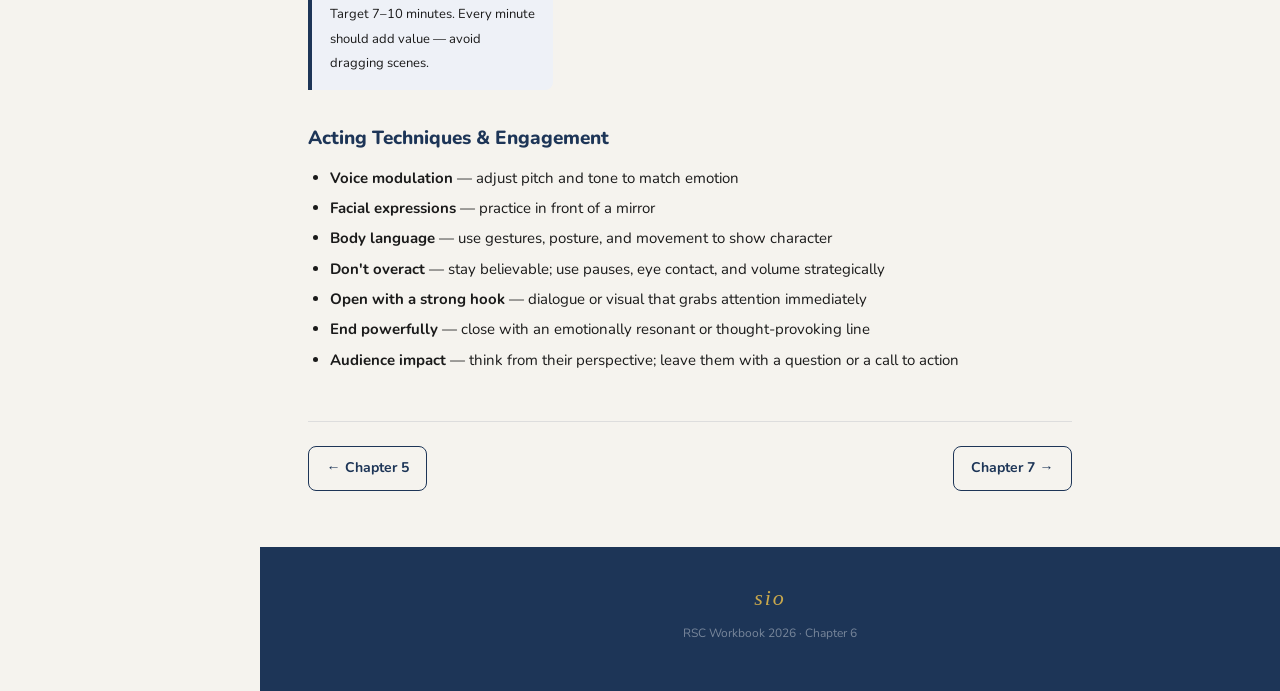
<file: chapters/ch6.html>
<!DOCTYPE html>
<html lang="en">
<head>
<meta charset="UTF-8"><meta name="viewport" content="width=device-width,initial-scale=1">
<title>Chapter 6 — Drama & Skits | RSC Workbook 2026</title>
<link rel="stylesheet" href="../css/style.css">
<style>
.arc-flow{display:grid;grid-template-columns:repeat(4,1fr);gap:8px;margin:1.5rem 0}
.af-item{border-radius:10px;text-align:center;overflow:hidden}
.af-head{padding:.8rem .5rem;color:#fff;font-weight:800;font-size:13px}
.af-body{background:#fff;padding:.6rem .5rem;border:1px solid #e5e3dd;border-top:none;border-radius:0 0 10px 10px;font-size:12px;color:#444}
.script-box{background:#1a1a2e;border-radius:var(--radius);padding:1.25rem 1.5rem;margin:1.25rem 0;font-family:monospace;font-size:13px;color:#e0e0e0;line-height:1.7}
.script-box .scene{color:var(--gold);font-weight:700;margin-bottom:.5rem}
.script-box .char{color:#7ec8e3;font-weight:700}
.script-box .stage{color:#aaa;font-style:italic}
</style>
</head>
<body>
<nav id="topbar"><span class="sio-logo">sio</span><button id="menu-btn" aria-label="Menu"><span></span><span></span><span></span></button></nav>
<aside id="sidebar"></aside>
<div id="main">
<section class="page-section">
  <div class="chapter-header">
    <div class="ch-num">6</div>
    <div class="ch-title"><h2>Drama, Skit & Reels</h2><p>Purposeful storytelling for campus youth</p></div>
  </div>

  <h3>Purpose of Drama in Campus</h3>
  <p>Drama and skits are powerful tools to express values, address social issues, and inspire action. When used well, they can educate, emotionally move, and motivate audiences to think deeply about important topics — faith, justice, and moral conduct.</p>
  <div class="box gold"><em>"Drama is not just performance — it's purposeful storytelling. Put your heart into it, and let your message shine through."</em></div>

  <h3>Choosing the Right Topic</h3>
  <ul>
    <li>Choose a topic relevant to youth that aligns with the goals of the camp</li>
    <li>It should offer space for emotional depth, a clear message, and creative elements</li>
    <li>The topic should involve conflict-resolution, moral clarity, or social insight</li>
  </ul>
  <div class="box">
    <strong>Example Topics:</strong> A friend questioning their Deen · Injustice on campus · Dawah to non-Muslims · Addiction to digital content · Peer pressure and identity
  </div>

  <h3>Building the Story Arc</h3>
  <div class="arc-flow">
    <div class="af-item"><div class="af-head bg1">Beginning</div><div class="af-body">Introduce the setting and characters. Establish the world and who the people are.</div></div>
    <div class="af-item"><div class="af-head bg4">Conflict</div><div class="af-body">Present the challenge or dilemma — the problem that needs to be resolved.</div></div>
    <div class="af-item"><div class="af-head bg8">Climax</div><div class="af-body">The most intense moment — confrontation, a decision, or the turning point.</div></div>
    <div class="af-item"><div class="af-head bg5">Resolution</div><div class="af-body">The moral or outcome — ideally hopeful or instructive. Leave the audience thinking.</div></div>
  </div>

  <h3>Writing the Script</h3>
  <ul>
    <li>Clearly label scenes, dialogue, and stage directions</li>
    <li>Keep dialogue natural and age-appropriate</li>
    <li>Use short, impactful lines — avoid long monologues unless necessary</li>
    <li>Include humour, suspense, or emotion where relevant</li>
    <li>End each scene with clarity — what should the audience take away?</li>
  </ul>

  <div class="script-box">
    <div class="scene">SCENE 2 — Campus Bench, Late Afternoon</div>
    <div><span class="char">ALI:</span> <span class="stage">(sits with phone, scrolling)</span> I don't know, man. Faith feels like a phase we've outgrown.</div>
    <div style="margin-top:.5rem"><span class="char">HAMZA:</span> Or maybe it's the phase we never really understood. <span class="stage">(pauses, looks at him)</span> Want to talk?</div>
    <div style="margin-top:.5rem"><span class="char">ALI:</span> <span class="stage">(puts phone down slowly)</span> ...</div>
  </div>

  <h3>Rehearsal & Production</h3>
  <div class="card-grid">
    <div class="box navy" style="margin:0"><strong>Rehearsals</strong><br><span style="font-size:13px">Rehearse each scene separately before full run-throughs. Assign one team member as director.</span></div>
    <div class="box navy" style="margin:0"><strong>Stage Planning</strong><br><span style="font-size:13px">Define entry and exit points. Practice scene transitions smoothly. Keep props simple.</span></div>
    <div class="box navy" style="margin:0"><strong>Props &amp; Costumes</strong><br><span style="font-size:13px">Use minimal yet meaningful props. Costumes can be basic — just enough to show character identity.</span></div>
    <div class="box navy" style="margin:0"><strong>Timing</strong><br><span style="font-size:13px">Target 7–10 minutes. Every minute should add value — avoid dragging scenes.</span></div>
  </div>

  <h3>Acting Techniques & Engagement</h3>
  <ul>
    <li><strong>Voice modulation</strong> — adjust pitch and tone to match emotion</li>
    <li><strong>Facial expressions</strong> — practice in front of a mirror</li>
    <li><strong>Body language</strong> — use gestures, posture, and movement to show character</li>
    <li><strong>Don't overact</strong> — stay believable; use pauses, eye contact, and volume strategically</li>
    <li><strong>Open with a strong hook</strong> — dialogue or visual that grabs attention immediately</li>
    <li><strong>End powerfully</strong> — close with an emotionally resonant or thought-provoking line</li>
    <li><strong>Audience impact</strong> — think from their perspective; leave them with a question or a call to action</li>
  </ul>

  <div class="page-nav">
    <a href="ch5.html">← Chapter 5</a>
    <a href="ch7.html">Chapter 7 →</a>
  </div>
</section>
<footer class="site-footer"><span class="sio-logo">sio</span><p>RSC Workbook 2026 · Chapter 6</p></footer>
</div>
<script src="../js/nav.js"></script>
<a class="print-fab" href="../print.html" title="Download PDF"><svg viewBox="0 0 24 24"><path d="M19 8H5c-1.66 0-3 1.34-3 3v6h4v4h12v-4h4v-6c0-1.66-1.34-3-3-3zm-3 11H8v-5h8v5zm3-7c-.55 0-1-.45-1-1s.45-1 1-1 1 .45 1 1-.45 1-1 1zm-1-9H6v4h12V3z"/></svg>Download PDF</a>
</body>
</html>
</file>
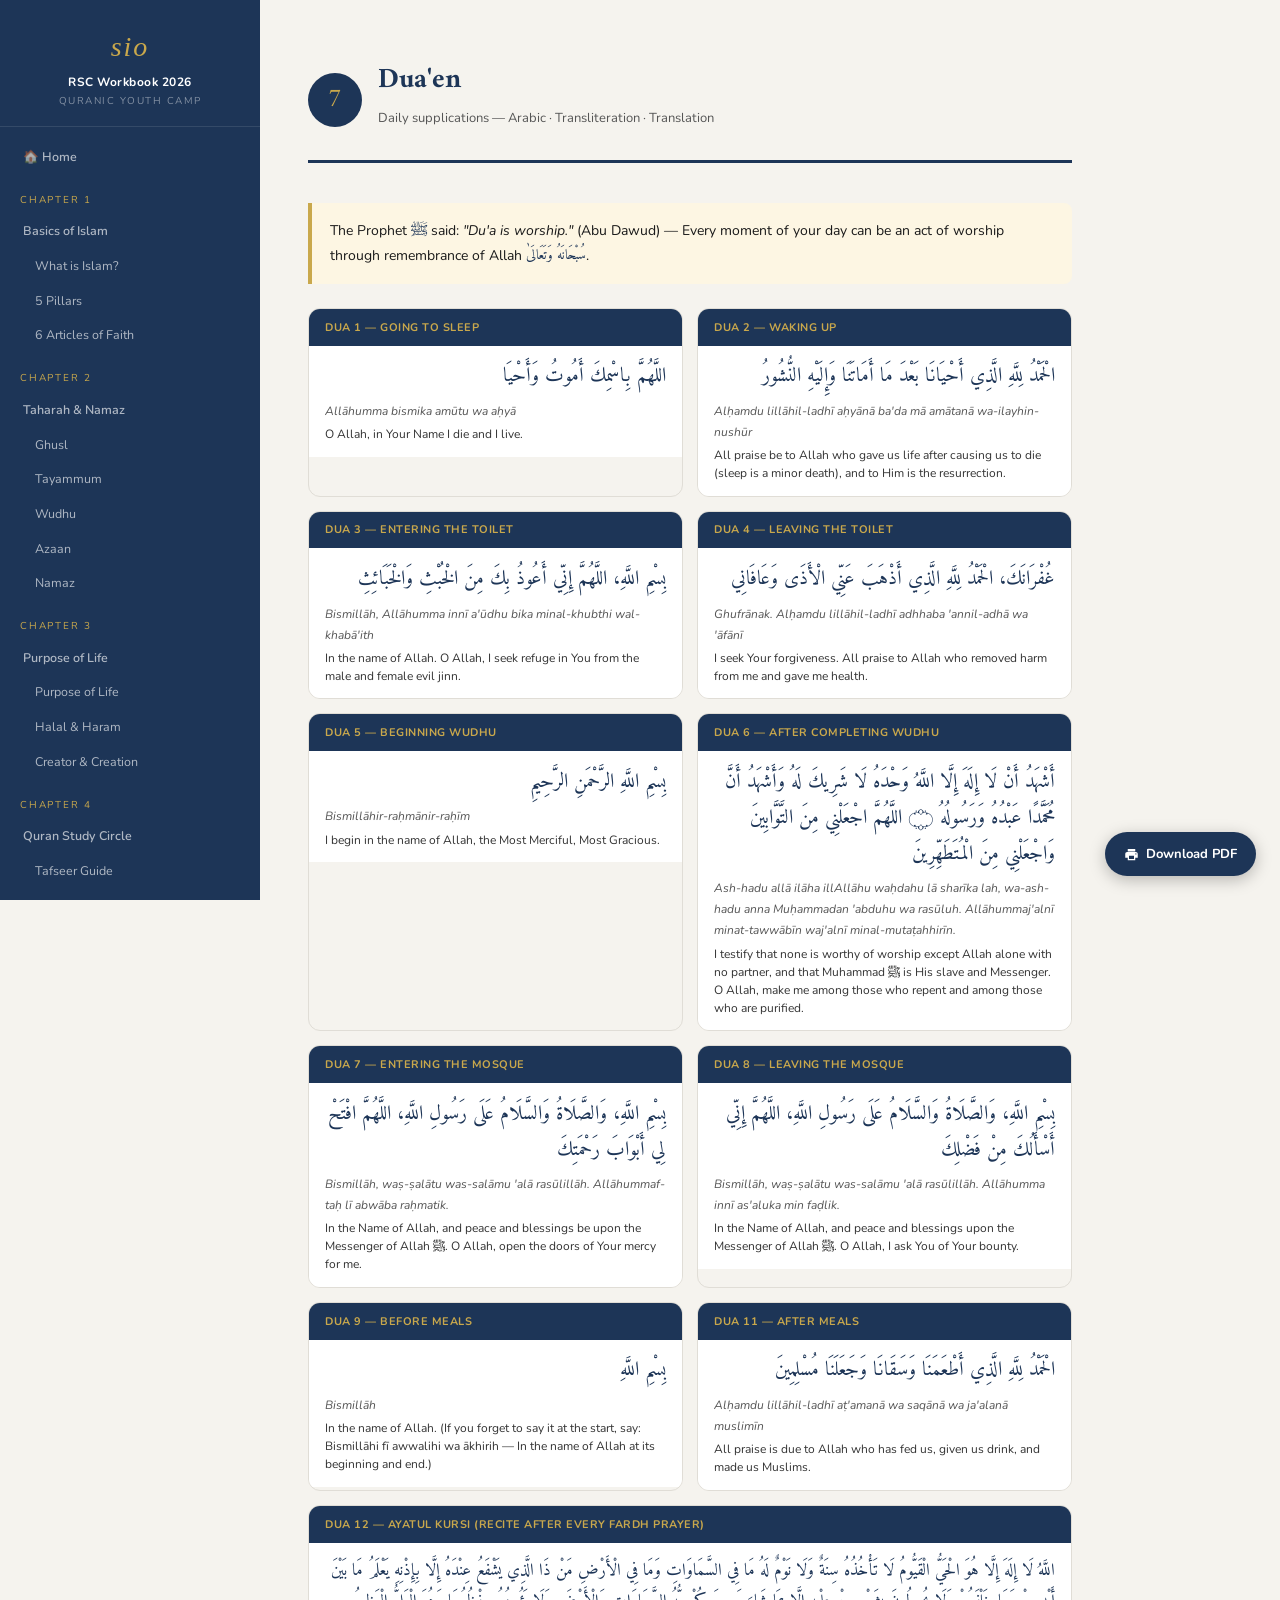
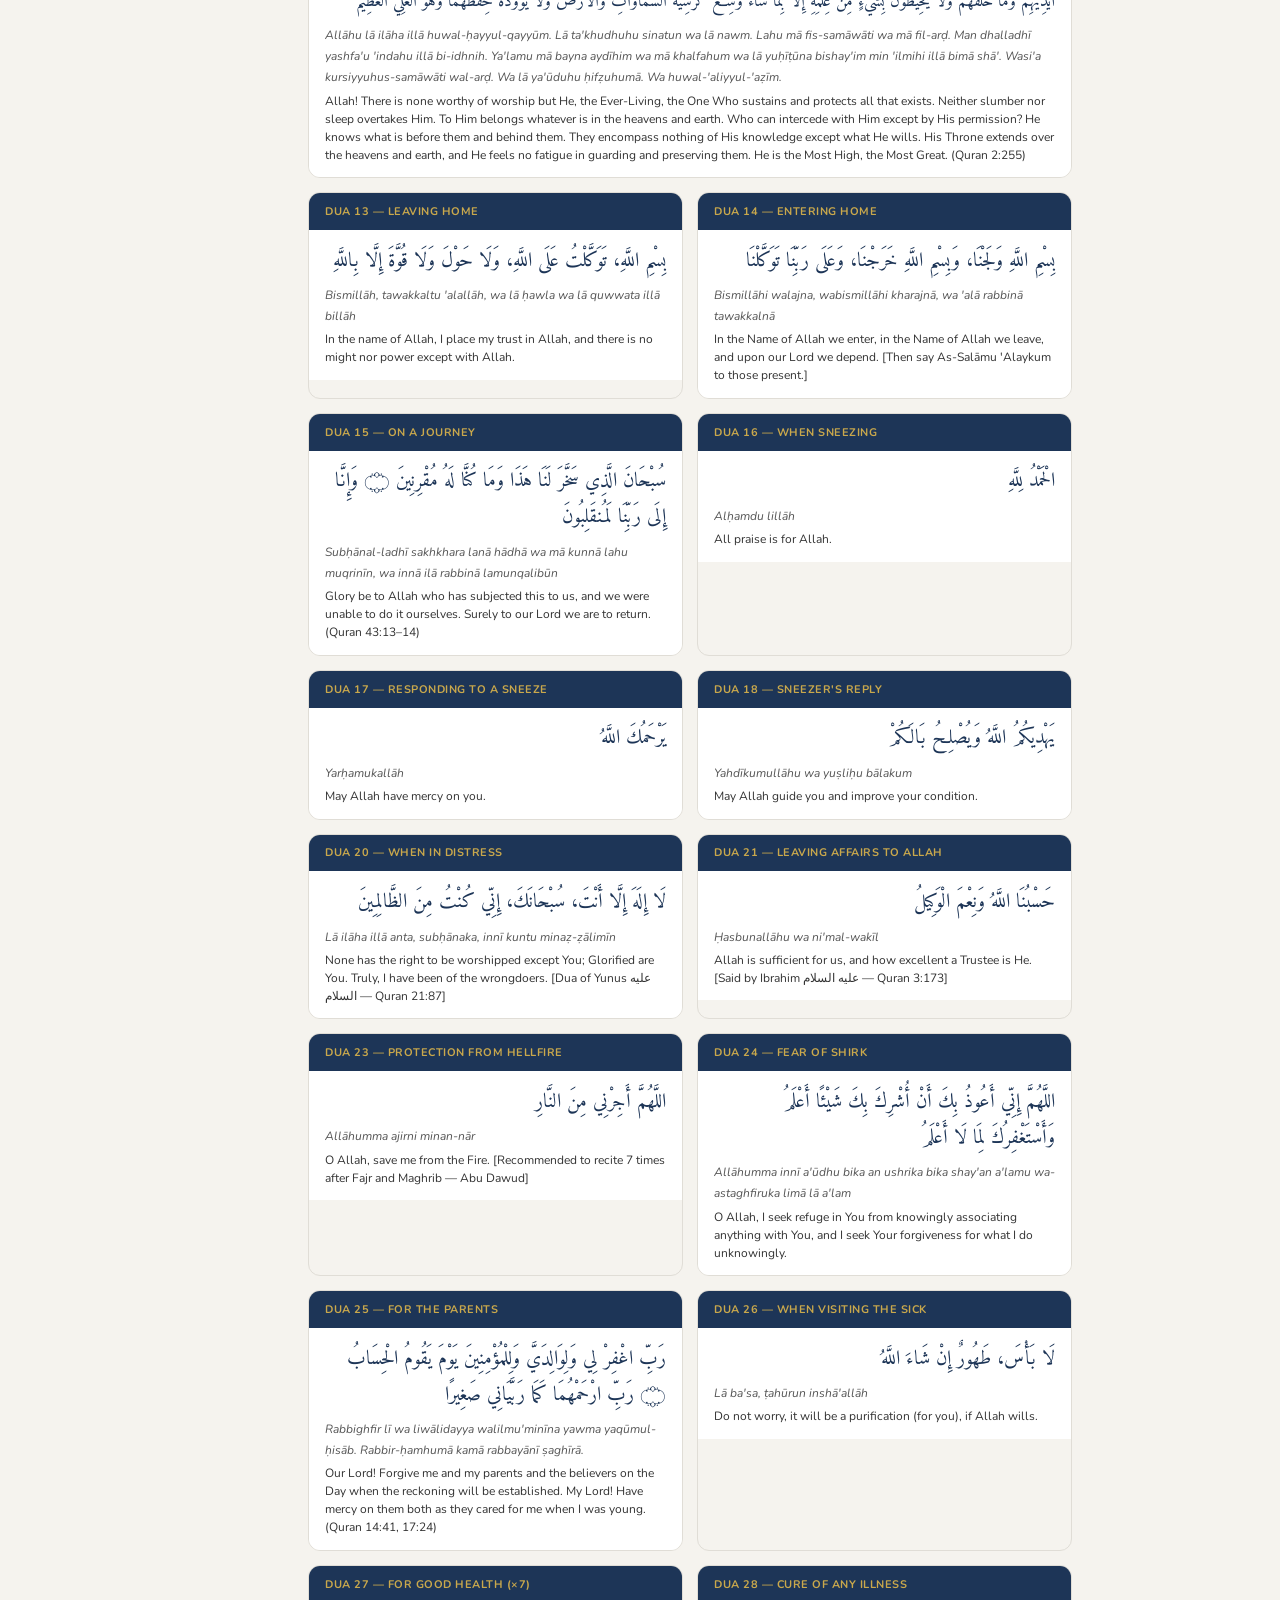
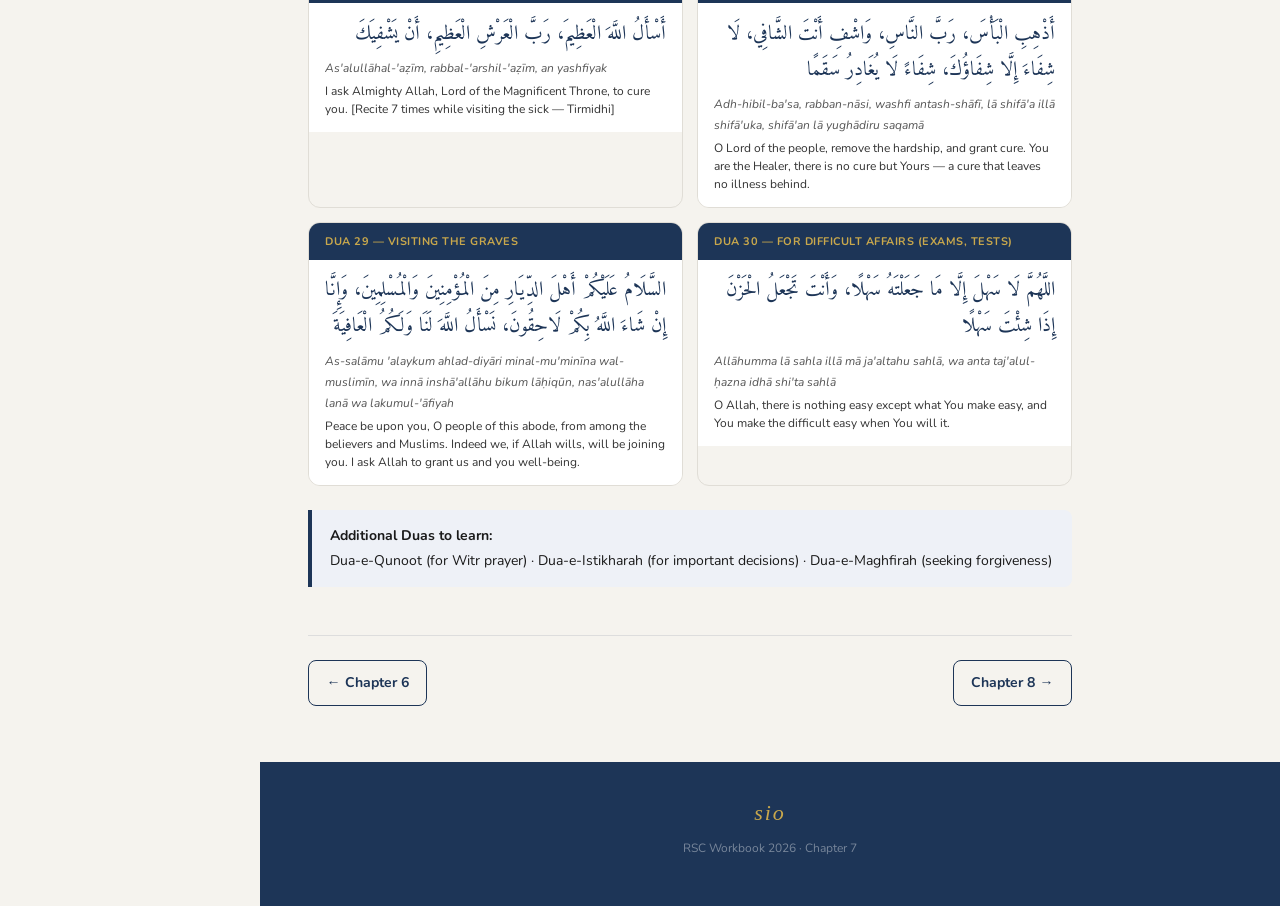
<file: chapters/ch7.html>
<!DOCTYPE html>
<html lang="en">
<head>
<meta charset="UTF-8"><meta name="viewport" content="width=device-width,initial-scale=1">
<title>Chapter 7 — Dua'en | RSC Workbook 2026</title>
<link rel="stylesheet" href="../css/style.css">
</head>
<body>
<nav id="topbar"><span class="sio-logo">sio</span><button id="menu-btn" aria-label="Menu"><span></span><span></span><span></span></button></nav>
<aside id="sidebar"></aside>
<div id="main">
<section class="page-section" id="duas">
  <div class="chapter-header">
    <div class="ch-num">7</div>
    <div class="ch-title"><h2>Dua'en</h2><p>Daily supplications — Arabic · Transliteration · Translation</p></div>
  </div>
  <div class="box gold">The Prophet <span class="saw">ﷺ</span> said: <em>"Du'a is worship."</em> (Abu Dawud) — Every moment of your day can be an act of worship through remembrance of Allah <span class="swt">سُبْحَانَهُ وَتَعَالَىٰ</span>.</div>

  <div class="dua-grid">

    <div class="dua-card"><div class="dh">Dua 1 — Going to Sleep</div><div class="db">
      <div class="ar">اللَّهُمَّ بِاسْمِكَ أَمُوتُ وَأَحْيَا</div>
      <div class="tr">Allāhumma bismika amūtu wa aḥyā</div>
      <div class="tl">O Allah, in Your Name I die and I live.</div>
    </div></div>

    <div class="dua-card"><div class="dh">Dua 2 — Waking Up</div><div class="db">
      <div class="ar">الْحَمْدُ لِلَّهِ الَّذِي أَحْيَانَا بَعْدَ مَا أَمَاتَنَا وَإِلَيْهِ النُّشُورُ</div>
      <div class="tr">Alḥamdu lillāhil-ladhī aḥyānā ba'da mā amātanā wa-ilayhin-nushūr</div>
      <div class="tl">All praise be to Allah who gave us life after causing us to die (sleep is a minor death), and to Him is the resurrection.</div>
    </div></div>

    <div class="dua-card"><div class="dh">Dua 3 — Entering the Toilet</div><div class="db">
      <div class="ar">بِسْمِ اللَّهِ، اللَّهُمَّ إِنِّي أَعُوذُ بِكَ مِنَ الْخُبْثِ وَالْخَبَائِثِ</div>
      <div class="tr">Bismillāh, Allāhumma innī a'ūdhu bika minal-khubthi wal-khabā'ith</div>
      <div class="tl">In the name of Allah. O Allah, I seek refuge in You from the male and female evil jinn.</div>
    </div></div>

    <div class="dua-card"><div class="dh">Dua 4 — Leaving the Toilet</div><div class="db">
      <div class="ar">غُفْرَانَكَ، الْحَمْدُ لِلَّهِ الَّذِي أَذْهَبَ عَنِّي الْأَذَى وَعَافَانِي</div>
      <div class="tr">Ghufrānak. Alḥamdu lillāhil-ladhī adhhaba 'annil-adhā wa 'āfānī</div>
      <div class="tl">I seek Your forgiveness. All praise to Allah who removed harm from me and gave me health.</div>
    </div></div>

    <div class="dua-card"><div class="dh">Dua 5 — Beginning Wudhu</div><div class="db">
      <div class="ar">بِسْمِ اللَّهِ الرَّحْمَنِ الرَّحِيمِ</div>
      <div class="tr">Bismillāhir-raḥmānir-raḥīm</div>
      <div class="tl">I begin in the name of Allah, the Most Merciful, Most Gracious.</div>
    </div></div>

    <div class="dua-card"><div class="dh">Dua 6 — After Completing Wudhu</div><div class="db">
      <div class="ar">أَشْهَدُ أَنْ لَا إِلَهَ إِلَّا اللَّهُ وَحْدَهُ لَا شَرِيكَ لَهُ وَأَشْهَدُ أَنَّ مُحَمَّدًا عَبْدُهُ وَرَسُولُهُ ۝ اللَّهُمَّ اجْعَلْنِي مِنَ التَّوَّابِينَ وَاجْعَلْنِي مِنَ الْمُتَطَهِّرِينَ</div>
      <div class="tr">Ash-hadu allā ilāha illAllāhu waḥdahu lā sharīka lah, wa-ash-hadu anna Muḥammadan 'abduhu wa rasūluh. Allāhummaj'alnī minat-tawwābīn waj'alnī minal-mutaṭahhirīn.</div>
      <div class="tl">I testify that none is worthy of worship except Allah alone with no partner, and that Muhammad ﷺ is His slave and Messenger. O Allah, make me among those who repent and among those who are purified.</div>
    </div></div>

    <div class="dua-card"><div class="dh">Dua 7 — Entering the Mosque</div><div class="db">
      <div class="ar">بِسْمِ اللَّهِ، وَالصَّلَاةُ وَالسَّلَامُ عَلَى رَسُولِ اللَّهِ، اللَّهُمَّ افْتَحْ لِي أَبْوَابَ رَحْمَتِكَ</div>
      <div class="tr">Bismillāh, waṣ-ṣalātu was-salāmu 'alā rasūlillāh. Allāhummaf-taḥ lī abwāba raḥmatik.</div>
      <div class="tl">In the Name of Allah, and peace and blessings be upon the Messenger of Allah ﷺ. O Allah, open the doors of Your mercy for me.</div>
    </div></div>

    <div class="dua-card"><div class="dh">Dua 8 — Leaving the Mosque</div><div class="db">
      <div class="ar">بِسْمِ اللَّهِ، وَالصَّلَاةُ وَالسَّلَامُ عَلَى رَسُولِ اللَّهِ، اللَّهُمَّ إِنِّي أَسْأَلُكَ مِنْ فَضْلِكَ</div>
      <div class="tr">Bismillāh, waṣ-ṣalātu was-salāmu 'alā rasūlillāh. Allāhumma innī as'aluka min faḍlik.</div>
      <div class="tl">In the Name of Allah, and peace and blessings upon the Messenger of Allah ﷺ. O Allah, I ask You of Your bounty.</div>
    </div></div>

    <div class="dua-card"><div class="dh">Dua 9 — Before Meals</div><div class="db">
      <div class="ar">بِسْمِ اللَّهِ</div>
      <div class="tr">Bismillāh</div>
      <div class="tl">In the name of Allah. (If you forget to say it at the start, say: Bismillāhi fī awwalihi wa ākhirih — In the name of Allah at its beginning and end.)</div>
    </div></div>

    <div class="dua-card"><div class="dh">Dua 11 — After Meals</div><div class="db">
      <div class="ar">الْحَمْدُ لِلَّهِ الَّذِي أَطْعَمَنَا وَسَقَانَا وَجَعَلَنَا مُسْلِمِينَ</div>
      <div class="tr">Alḥamdu lillāhil-ladhī aṭ'amanā wa saqānā wa ja'alanā muslimīn</div>
      <div class="tl">All praise is due to Allah who has fed us, given us drink, and made us Muslims.</div>
    </div></div>

    <div class="dua-card" style="grid-column:span 2"><div class="dh">Dua 12 — Ayatul Kursi (Recite after every Fardh prayer)</div><div class="db">
      <div class="ar" style="font-size:17px">اللَّهُ لَا إِلَهَ إِلَّا هُوَ الْحَيُّ الْقَيُّومُ لَا تَأْخُذُهُ سِنَةٌ وَلَا نَوْمٌ لَهُ مَا فِي السَّمَاوَاتِ وَمَا فِي الْأَرْضِ مَنْ ذَا الَّذِي يَشْفَعُ عِنْدَهُ إِلَّا بِإِذْنِهِ يَعْلَمُ مَا بَيْنَ أَيْدِيهِمْ وَمَا خَلْفَهُمْ وَلَا يُحِيطُونَ بِشَيْءٍ مِنْ عِلْمِهِ إِلَّا بِمَا شَاءَ وَسِعَ كُرْسِيُّهُ السَّمَاوَاتِ وَالْأَرْضَ وَلَا يَؤُودُهُ حِفْظُهُمَا وَهُوَ الْعَلِيُّ الْعَظِيمُ</div>
      <div class="tr" style="margin-top:.5rem">Allāhu lā ilāha illā huwal-ḥayyul-qayyūm. Lā ta'khudhuhu sinatun wa lā nawm. Lahu mā fis-samāwāti wa mā fil-arḍ. Man dhalladhī yashfa'u 'indahu illā bi-idhnih. Ya'lamu mā bayna aydīhim wa mā khalfahum wa lā yuḥīṭūna bishay'im min 'ilmihi illā bimā shā'. Wasi'a kursiyyuhus-samāwāti wal-arḍ. Wa lā ya'ūduhu ḥifẓuhumā. Wa huwal-'aliyyul-'aẓīm.</div>
      <div class="tl">Allah! There is none worthy of worship but He, the Ever-Living, the One Who sustains and protects all that exists. Neither slumber nor sleep overtakes Him. To Him belongs whatever is in the heavens and earth. Who can intercede with Him except by His permission? He knows what is before them and behind them. They encompass nothing of His knowledge except what He wills. His Throne extends over the heavens and earth, and He feels no fatigue in guarding and preserving them. He is the Most High, the Most Great. (Quran 2:255)</div>
    </div></div>

    <div class="dua-card"><div class="dh">Dua 13 — Leaving Home</div><div class="db">
      <div class="ar">بِسْمِ اللَّهِ، تَوَكَّلْتُ عَلَى اللَّهِ، وَلَا حَوْلَ وَلَا قُوَّةَ إِلَّا بِاللَّهِ</div>
      <div class="tr">Bismillāh, tawakkaltu 'alallāh, wa lā ḥawla wa lā quwwata illā billāh</div>
      <div class="tl">In the name of Allah, I place my trust in Allah, and there is no might nor power except with Allah.</div>
    </div></div>

    <div class="dua-card"><div class="dh">Dua 14 — Entering Home</div><div class="db">
      <div class="ar">بِسْمِ اللَّهِ وَلَجْنَا، وَبِسْمِ اللَّهِ خَرَجْنَا، وَعَلَى رَبِّنَا تَوَكَّلْنَا</div>
      <div class="tr">Bismillāhi walajna, wabismillāhi kharajnā, wa 'alā rabbinā tawakkalnā</div>
      <div class="tl">In the Name of Allah we enter, in the Name of Allah we leave, and upon our Lord we depend. [Then say As-Salāmu 'Alaykum to those present.]</div>
    </div></div>

    <div class="dua-card"><div class="dh">Dua 15 — On a Journey</div><div class="db">
      <div class="ar">سُبْحَانَ الَّذِي سَخَّرَ لَنَا هَذَا وَمَا كُنَّا لَهُ مُقْرِنِينَ ۝ وَإِنَّا إِلَى رَبِّنَا لَمُنقَلِبُونَ</div>
      <div class="tr">Subḥānal-ladhī sakhkhara lanā hādhā wa mā kunnā lahu muqrinīn, wa innā ilā rabbinā lamunqalibūn</div>
      <div class="tl">Glory be to Allah who has subjected this to us, and we were unable to do it ourselves. Surely to our Lord we are to return. (Quran 43:13–14)</div>
    </div></div>

    <div class="dua-card"><div class="dh">Dua 16 — When Sneezing</div><div class="db">
      <div class="ar">الْحَمْدُ لِلَّهِ</div>
      <div class="tr">Alḥamdu lillāh</div>
      <div class="tl">All praise is for Allah.</div>
    </div></div>

    <div class="dua-card"><div class="dh">Dua 17 — Responding to a Sneeze</div><div class="db">
      <div class="ar">يَرْحَمُكَ اللَّهُ</div>
      <div class="tr">Yarḥamukallāh</div>
      <div class="tl">May Allah have mercy on you.</div>
    </div></div>

    <div class="dua-card"><div class="dh">Dua 18 — Sneezer's Reply</div><div class="db">
      <div class="ar">يَهْدِيكُمُ اللَّهُ وَيُصْلِحُ بَالَكُمْ</div>
      <div class="tr">Yahdīkumullāhu wa yuṣliḥu bālakum</div>
      <div class="tl">May Allah guide you and improve your condition.</div>
    </div></div>

    <div class="dua-card"><div class="dh">Dua 20 — When in Distress</div><div class="db">
      <div class="ar">لَا إِلَهَ إِلَّا أَنْتَ، سُبْحَانَكَ، إِنِّي كُنْتُ مِنَ الظَّالِمِينَ</div>
      <div class="tr">Lā ilāha illā anta, subḥānaka, innī kuntu minaẓ-ẓālimīn</div>
      <div class="tl">None has the right to be worshipped except You; Glorified are You. Truly, I have been of the wrongdoers. [Dua of Yunus عليه السلام — Quran 21:87]</div>
    </div></div>

    <div class="dua-card"><div class="dh">Dua 21 — Leaving Affairs to Allah</div><div class="db">
      <div class="ar">حَسْبُنَا اللَّهُ وَنِعْمَ الْوَكِيلُ</div>
      <div class="tr">Ḥasbunallāhu wa ni'mal-wakīl</div>
      <div class="tl">Allah is sufficient for us, and how excellent a Trustee is He. [Said by Ibrahim عليه السلام — Quran 3:173]</div>
    </div></div>

    <div class="dua-card"><div class="dh">Dua 23 — Protection from Hellfire</div><div class="db">
      <div class="ar">اللَّهُمَّ أَجِرْنِي مِنَ النَّارِ</div>
      <div class="tr">Allāhumma ajirni minan-nār</div>
      <div class="tl">O Allah, save me from the Fire. [Recommended to recite 7 times after Fajr and Maghrib — Abu Dawud]</div>
    </div></div>

    <div class="dua-card"><div class="dh">Dua 24 — Fear of Shirk</div><div class="db">
      <div class="ar">اللَّهُمَّ إِنِّي أَعُوذُ بِكَ أَنْ أُشْرِكَ بِكَ شَيْئًا أَعْلَمُ وَأَسْتَغْفِرُكَ لِمَا لَا أَعْلَمُ</div>
      <div class="tr">Allāhumma innī a'ūdhu bika an ushrika bika shay'an a'lamu wa-astaghfiruka limā lā a'lam</div>
      <div class="tl">O Allah, I seek refuge in You from knowingly associating anything with You, and I seek Your forgiveness for what I do unknowingly.</div>
    </div></div>

    <div class="dua-card"><div class="dh">Dua 25 — For the Parents</div><div class="db">
      <div class="ar">رَبِّ اغْفِرْ لِي وَلِوَالِدَيَّ وَلِلْمُؤْمِنِينَ يَوْمَ يَقُومُ الْحِسَابُ ۝ رَبِّ ارْحَمْهُمَا كَمَا رَبَّيَانِي صَغِيرًا</div>
      <div class="tr">Rabbighfir lī wa liwālidayya walilmu'minīna yawma yaqūmul-ḥisāb. Rabbir-ḥamhumā kamā rabbayānī ṣaghīrā.</div>
      <div class="tl">Our Lord! Forgive me and my parents and the believers on the Day when the reckoning will be established. My Lord! Have mercy on them both as they cared for me when I was young. (Quran 14:41, 17:24)</div>
    </div></div>

    <div class="dua-card"><div class="dh">Dua 26 — When Visiting the Sick</div><div class="db">
      <div class="ar">لَا بَأْسَ، طَهُورٌ إِنْ شَاءَ اللَّهُ</div>
      <div class="tr">Lā ba'sa, ṭahūrun inshā'allāh</div>
      <div class="tl">Do not worry, it will be a purification (for you), if Allah wills.</div>
    </div></div>

    <div class="dua-card"><div class="dh">Dua 27 — For Good Health (×7)</div><div class="db">
      <div class="ar">أَسْأَلُ اللَّهَ الْعَظِيمَ، رَبَّ الْعَرْشِ الْعَظِيمِ، أَنْ يَشْفِيَكَ</div>
      <div class="tr">As'alullāhal-'aẓīm, rabbal-'arshil-'aẓīm, an yashfiyak</div>
      <div class="tl">I ask Almighty Allah, Lord of the Magnificent Throne, to cure you. [Recite 7 times while visiting the sick — Tirmidhi]</div>
    </div></div>

    <div class="dua-card"><div class="dh">Dua 28 — Cure of Any Illness</div><div class="db">
      <div class="ar">أَذْهِبِ الْبَأْسَ، رَبَّ النَّاسِ، وَاشْفِ أَنْتَ الشَّافِي، لَا شِفَاءَ إِلَّا شِفَاؤُكَ، شِفَاءً لَا يُغَادِرُ سَقَمًا</div>
      <div class="tr">Adh-hibil-ba'sa, rabban-nāsi, washfi antash-shāfī, lā shifā'a illā shifā'uka, shifā'an lā yughādiru saqamā</div>
      <div class="tl">O Lord of the people, remove the hardship, and grant cure. You are the Healer, there is no cure but Yours — a cure that leaves no illness behind.</div>
    </div></div>

    <div class="dua-card"><div class="dh">Dua 29 — Visiting the Graves</div><div class="db">
      <div class="ar">السَّلَامُ عَلَيْكُمْ أَهْلَ الدِّيَارِ مِنَ الْمُؤْمِنِينَ وَالْمُسْلِمِينَ، وَإِنَّا إِنْ شَاءَ اللَّهُ بِكُمْ لَاحِقُونَ، نَسْأَلُ اللَّهَ لَنَا وَلَكُمُ الْعَافِيَةَ</div>
      <div class="tr">As-salāmu 'alaykum ahlad-diyāri minal-mu'minīna wal-muslimīn, wa innā inshā'allāhu bikum lāḥiqūn, nas'alullāha lanā wa lakumul-'āfiyah</div>
      <div class="tl">Peace be upon you, O people of this abode, from among the believers and Muslims. Indeed we, if Allah wills, will be joining you. I ask Allah to grant us and you well-being.</div>
    </div></div>

    <div class="dua-card"><div class="dh">Dua 30 — For Difficult Affairs (Exams, Tests)</div><div class="db">
      <div class="ar">اللَّهُمَّ لَا سَهْلَ إِلَّا مَا جَعَلْتَهُ سَهْلًا، وَأَنْتَ تَجْعَلُ الْحَزْنَ إِذَا شِئْتَ سَهْلًا</div>
      <div class="tr">Allāhumma lā sahla illā mā ja'altahu sahlā, wa anta taj'alul-ḥazna idhā shi'ta sahlā</div>
      <div class="tl">O Allah, there is nothing easy except what You make easy, and You make the difficult easy when You will it.</div>
    </div></div>

  </div><!-- /dua-grid -->

  <div class="box navy" style="margin-top:1.5rem">
    <strong>Additional Duas to learn:</strong><br>
    Dua-e-Qunoot (for Witr prayer) · Dua-e-Istikharah (for important decisions) · Dua-e-Maghfirah (seeking forgiveness)
  </div>

  <div class="page-nav">
    <a href="ch6.html">← Chapter 6</a>
    <a href="ch8.html">Chapter 8 →</a>
  </div>
</section>
<footer class="site-footer"><span class="sio-logo">sio</span><p>RSC Workbook 2026 · Chapter 7</p></footer>
</div>
<script src="../js/nav.js"></script>
<a class="print-fab" href="../print.html" title="Download PDF"><svg viewBox="0 0 24 24"><path d="M19 8H5c-1.66 0-3 1.34-3 3v6h4v4h12v-4h4v-6c0-1.66-1.34-3-3-3zm-3 11H8v-5h8v5zm3-7c-.55 0-1-.45-1-1s.45-1 1-1 1 .45 1 1-.45 1-1 1zm-1-9H6v4h12V3z"/></svg>Download PDF</a>
</body>
</html>
</file>
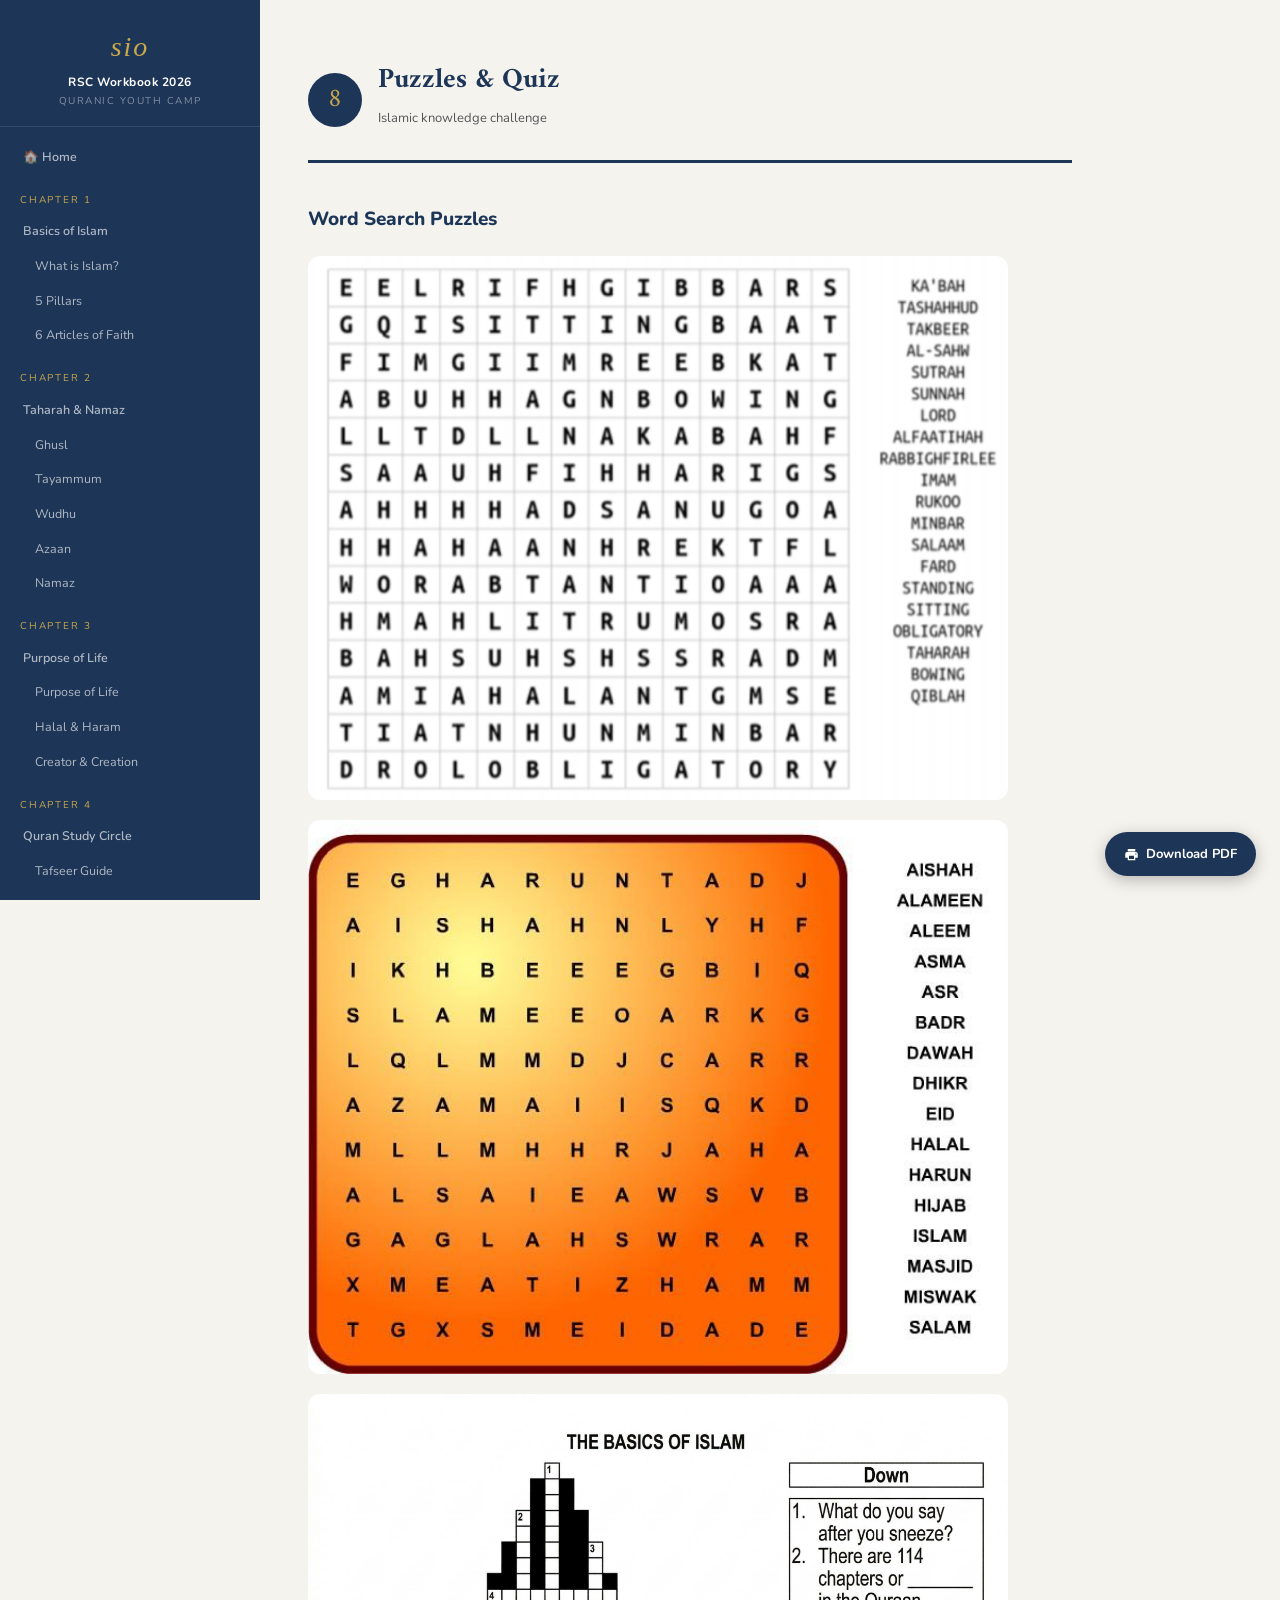
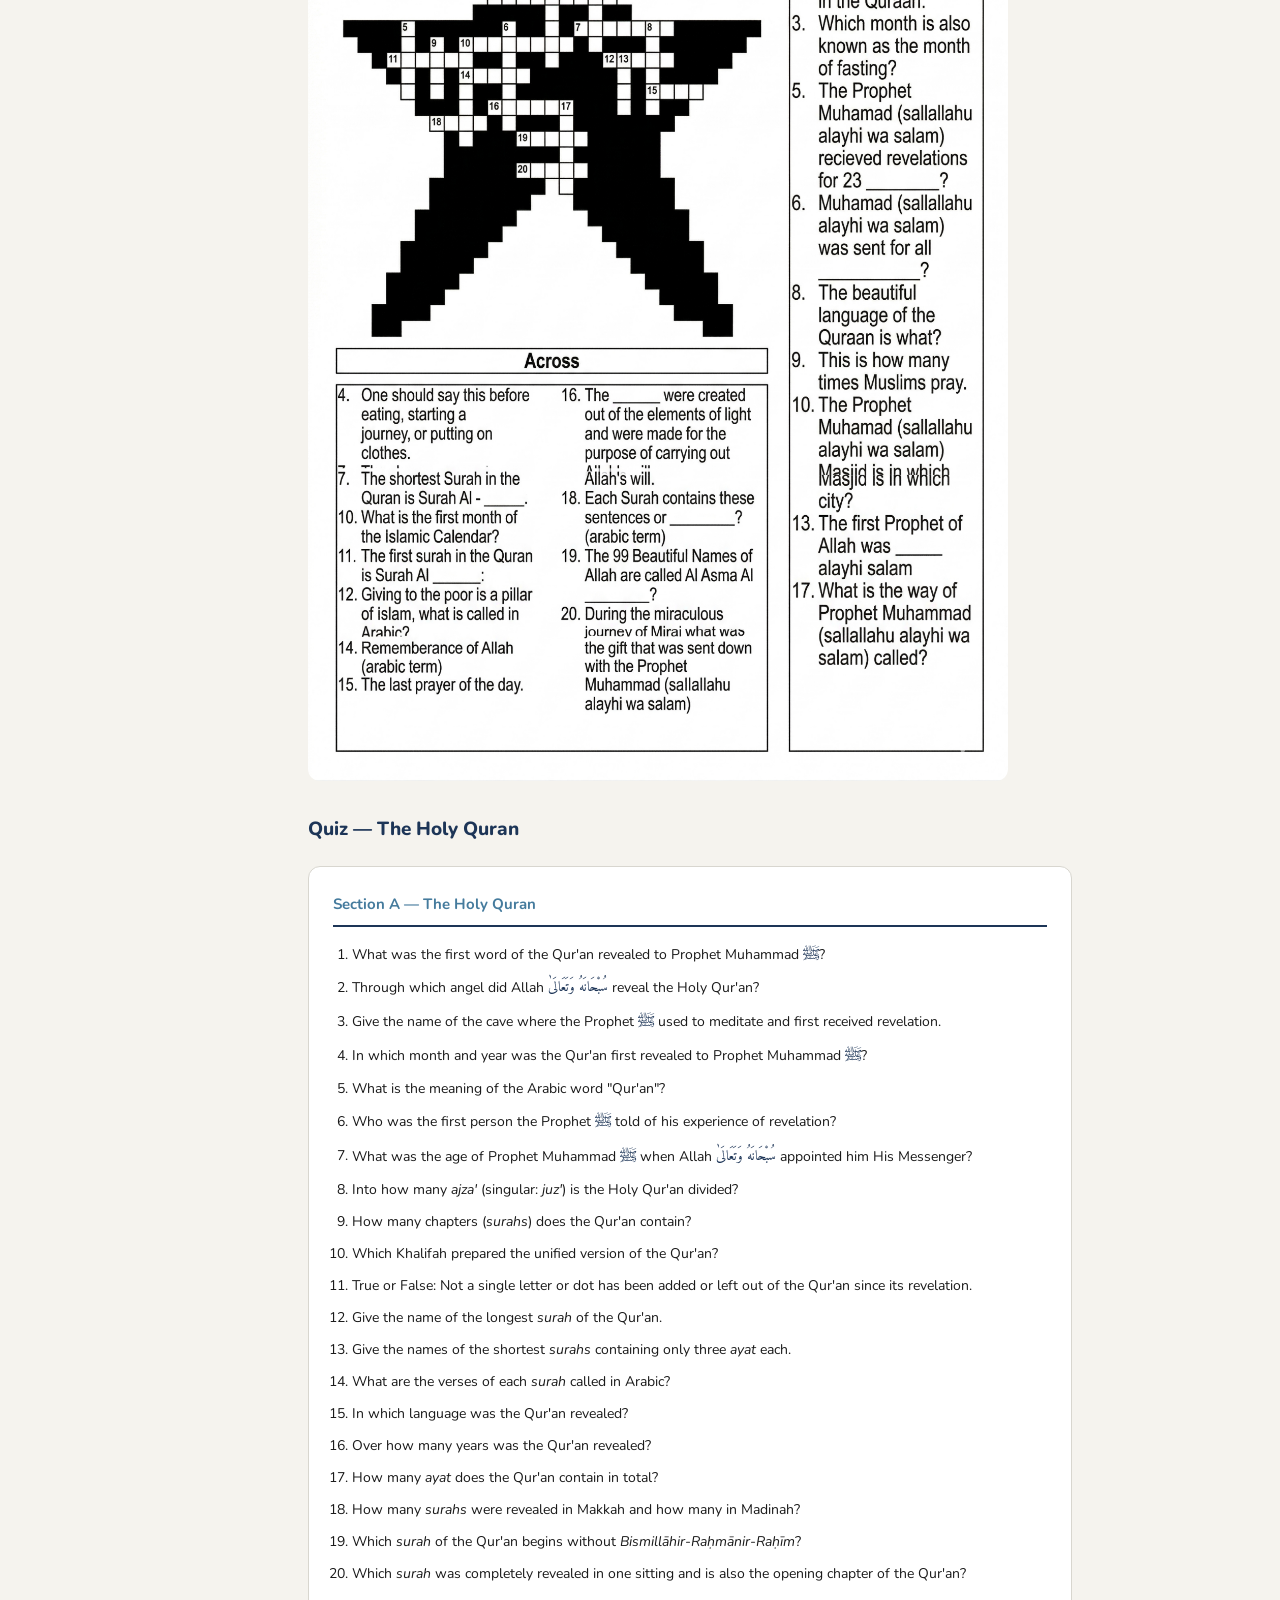
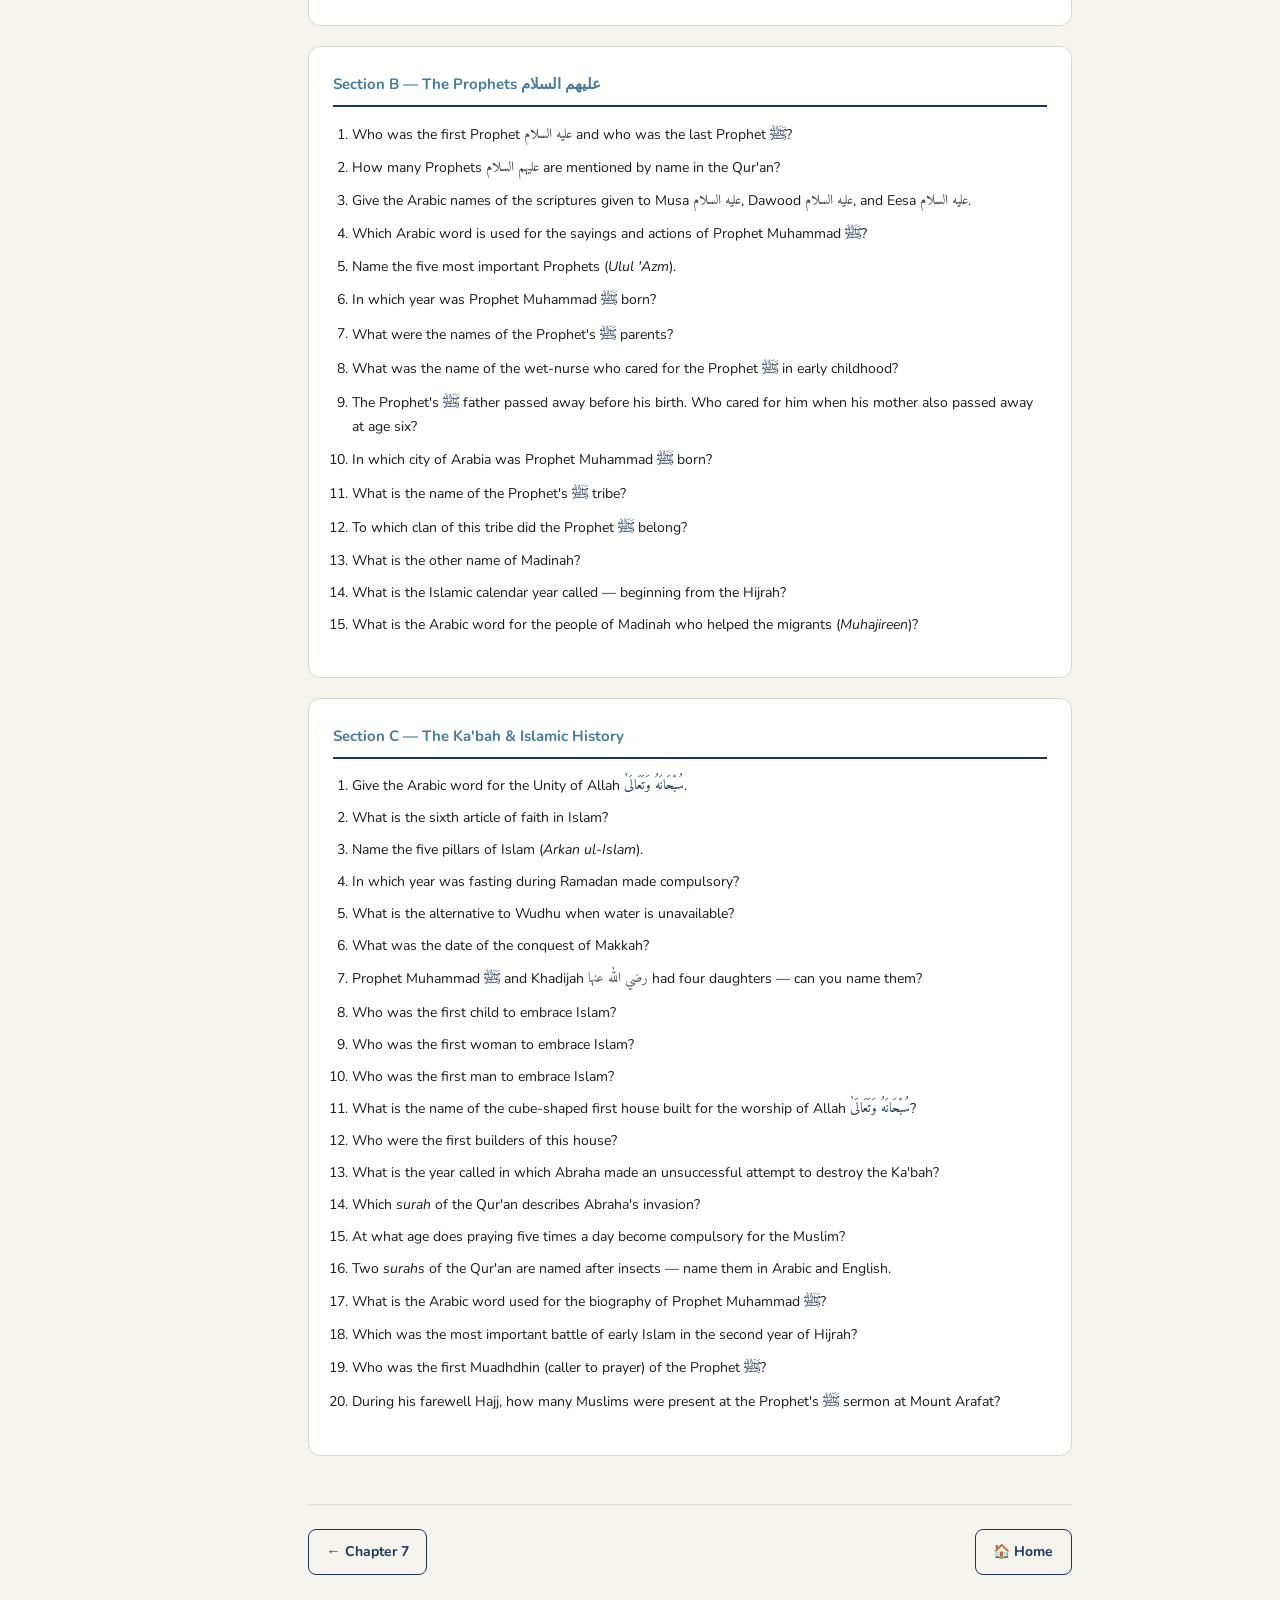
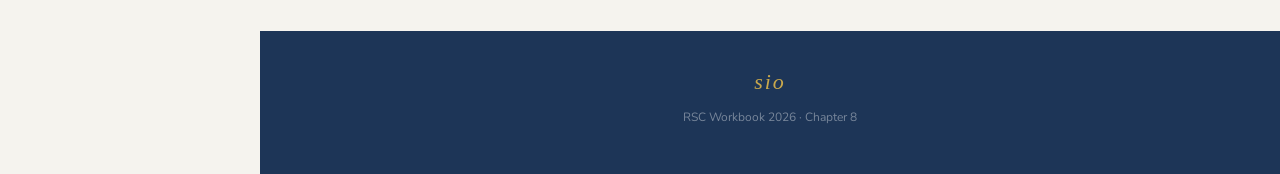
<file: chapters/ch8.html>
<!DOCTYPE html>
<html lang="en">
<head>
<meta charset="UTF-8"><meta name="viewport" content="width=device-width,initial-scale=1">
<title>Chapter 8 — Puzzles & Quiz | RSC Workbook 2026</title>
<link rel="stylesheet" href="../css/style.css">
<style>
.quiz-section{background:#fff;border-radius:var(--radius);border:1px solid #d8d6cf;padding:1.5rem;margin:1.25rem 0}
.quiz-section h4{margin-top:0;border-bottom:2px solid var(--navy);padding-bottom:.5rem;margin-bottom:1rem}
.quiz-section ol{margin-left:1.2rem}
.quiz-section li{font-size:14px;margin-bottom:.6rem;line-height:1.6}
</style>
</head>
<body>
<nav id="topbar"><span class="sio-logo">sio</span><button id="menu-btn" aria-label="Menu"><span></span><span></span><span></span></button></nav>
<aside id="sidebar"></aside>
<div id="main">
<section class="page-section" id="quiz">
  <div class="chapter-header">
    <div class="ch-num">8</div>
    <div class="ch-title"><h2>Puzzles & Quiz</h2><p>Islamic knowledge challenge</p></div>
  </div>

  <h3>Word Search Puzzles</h3>
  <img src="../images/image34.png" alt="Islamic word search puzzle — Namaz and Salah terms" class="wb-img">
  <img src="../images/image35.jpg" alt="Islamic word search puzzle 2" class="wb-img">
  <img src="../images/image36.png" alt="Islamic crossword puzzle" class="wb-img">

  <h3>Quiz — The Holy Quran</h3>

  <div class="quiz-section">
    <h4>Section A — The Holy Quran</h4>
    <ol>
      <li>What was the first word of the Qur'an revealed to Prophet Muhammad <span class="saw">ﷺ</span>?</li>
      <li>Through which angel did Allah <span class="swt">سُبْحَانَهُ وَتَعَالَىٰ</span> reveal the Holy Qur'an?</li>
      <li>Give the name of the cave where the Prophet <span class="saw">ﷺ</span> used to meditate and first received revelation.</li>
      <li>In which month and year was the Qur'an first revealed to Prophet Muhammad <span class="saw">ﷺ</span>?</li>
      <li>What is the meaning of the Arabic word "Qur'an"?</li>
      <li>Who was the first person the Prophet <span class="saw">ﷺ</span> told of his experience of revelation?</li>
      <li>What was the age of Prophet Muhammad <span class="saw">ﷺ</span> when Allah <span class="swt">سُبْحَانَهُ وَتَعَالَىٰ</span> appointed him His Messenger?</li>
      <li>Into how many <em>ajza'</em> (singular: <em>juz'</em>) is the Holy Qur'an divided?</li>
      <li>How many chapters (<em>surahs</em>) does the Qur'an contain?</li>
      <li>Which Khalifah prepared the unified version of the Qur'an?</li>
      <li>True or False: Not a single letter or dot has been added or left out of the Qur'an since its revelation.</li>
      <li>Give the name of the longest <em>surah</em> of the Qur'an.</li>
      <li>Give the names of the shortest <em>surahs</em> containing only three <em>ayat</em> each.</li>
      <li>What are the verses of each <em>surah</em> called in Arabic?</li>
      <li>In which language was the Qur'an revealed?</li>
      <li>Over how many years was the Qur'an revealed?</li>
      <li>How many <em>ayat</em> does the Qur'an contain in total?</li>
      <li>How many <em>surahs</em> were revealed in Makkah and how many in Madinah?</li>
      <li>Which <em>surah</em> of the Qur'an begins without <em>Bismillāhir-Raḥmānir-Raḥīm</em>?</li>
      <li>Which <em>surah</em> was completely revealed in one sitting and is also the opening chapter of the Qur'an?</li>
    </ol>
  </div>

  <div class="quiz-section">
    <h4>Section B — The Prophets عليهم السلام</h4>
    <ol>
      <li>Who was the first Prophet <span class="as">عليه السلام</span> and who was the last Prophet <span class="saw">ﷺ</span>?</li>
      <li>How many Prophets <span class="as">عليهم السلام</span> are mentioned by name in the Qur'an?</li>
      <li>Give the Arabic names of the scriptures given to Musa <span class="as">عليه السلام</span>, Dawood <span class="as">عليه السلام</span>, and Eesa <span class="as">عليه السلام</span>.</li>
      <li>Which Arabic word is used for the sayings and actions of Prophet Muhammad <span class="saw">ﷺ</span>?</li>
      <li>Name the five most important Prophets (<em>Ulul 'Azm</em>).</li>
      <li>In which year was Prophet Muhammad <span class="saw">ﷺ</span> born?</li>
      <li>What were the names of the Prophet's <span class="saw">ﷺ</span> parents?</li>
      <li>What was the name of the wet-nurse who cared for the Prophet <span class="saw">ﷺ</span> in early childhood?</li>
      <li>The Prophet's <span class="saw">ﷺ</span> father passed away before his birth. Who cared for him when his mother also passed away at age six?</li>
      <li>In which city of Arabia was Prophet Muhammad <span class="saw">ﷺ</span> born?</li>
      <li>What is the name of the Prophet's <span class="saw">ﷺ</span> tribe?</li>
      <li>To which clan of this tribe did the Prophet <span class="saw">ﷺ</span> belong?</li>
      <li>What is the other name of Madinah?</li>
      <li>What is the Islamic calendar year called — beginning from the Hijrah?</li>
      <li>What is the Arabic word for the people of Madinah who helped the migrants (<em>Muhajireen</em>)?</li>
    </ol>
  </div>

  <div class="quiz-section">
    <h4>Section C — The Ka'bah & Islamic History</h4>
    <ol>
      <li>Give the Arabic word for the Unity of Allah <span class="swt">سُبْحَانَهُ وَتَعَالَىٰ</span>.</li>
      <li>What is the sixth article of faith in Islam?</li>
      <li>Name the five pillars of Islam (<em>Arkan ul-Islam</em>).</li>
      <li>In which year was fasting during Ramadan made compulsory?</li>
      <li>What is the alternative to Wudhu when water is unavailable?</li>
      <li>What was the date of the conquest of Makkah?</li>
      <li>Prophet Muhammad <span class="saw">ﷺ</span> and Khadijah <span class="ra">رضي الله عنها</span> had four daughters — can you name them?</li>
      <li>Who was the first child to embrace Islam?</li>
      <li>Who was the first woman to embrace Islam?</li>
      <li>Who was the first man to embrace Islam?</li>
      <li>What is the name of the cube-shaped first house built for the worship of Allah <span class="swt">سُبْحَانَهُ وَتَعَالَىٰ</span>?</li>
      <li>Who were the first builders of this house?</li>
      <li>What is the year called in which Abraha made an unsuccessful attempt to destroy the Ka'bah?</li>
      <li>Which <em>surah</em> of the Qur'an describes Abraha's invasion?</li>
      <li>At what age does praying five times a day become compulsory for the Muslim?</li>
      <li>Two <em>surahs</em> of the Qur'an are named after insects — name them in Arabic and English.</li>
      <li>What is the Arabic word used for the biography of Prophet Muhammad <span class="saw">ﷺ</span>?</li>
      <li>Which was the most important battle of early Islam in the second year of Hijrah?</li>
      <li>Who was the first Muadhdhin (caller to prayer) of the Prophet <span class="saw">ﷺ</span>?</li>
      <li>During his farewell Hajj, how many Muslims were present at the Prophet's <span class="saw">ﷺ</span> sermon at Mount Arafat?</li>
    </ol>
  </div>

  <div class="page-nav">
    <a href="ch7.html">← Chapter 7</a>
    <a href="../index.html">🏠 Home</a>
  </div>
</section>
<footer class="site-footer"><span class="sio-logo">sio</span><p>RSC Workbook 2026 · Chapter 8</p></footer>
</div>
<script src="../js/nav.js"></script>
<a class="print-fab" href="../print.html" title="Download PDF"><svg viewBox="0 0 24 24"><path d="M19 8H5c-1.66 0-3 1.34-3 3v6h4v4h12v-4h4v-6c0-1.66-1.34-3-3-3zm-3 11H8v-5h8v5zm3-7c-.55 0-1-.45-1-1s.45-1 1-1 1 .45 1 1-.45 1-1 1zm-1-9H6v4h12V3z"/></svg>Download PDF</a>
</body>
</html>
</file>
<file: css/style.css>
/* ═══════════════════════════════════════════════
   RSC WORKBOOK 2026 — Global Stylesheet
═══════════════════════════════════════════════ */
@import url('https://fonts.googleapis.com/css2?family=Amiri:wght@400;700&family=Nunito:ital,wght@0,400;0,600;0,700;0,800;1,400&display=swap');

:root {
  --navy:   #1D3557;
  --teal:   #457B9D;
  --lteal:  #A8DADC;
  --cream:  #F1FAEE;
  --red:    #E63946;
  --gold:   #C9A84C;
  --bg:     #f5f3ee;
  --white:  #ffffff;
  --text:   #1a1a1a;
  --muted:  #555555;

  /* chapter accent colours */
  --c1: #1D3557; --c2: #264653; --c3: #5B2D8E;
  --c4: #B45309; --c5: #0B6E4F; --c6: #1E5799;
  --c7: #7B3F00; --c8: #6B2737;

  --radius: 12px;
  --sidebar: 260px;
}

*, *::before, *::after { box-sizing: border-box; margin: 0; padding: 0; }
html { scroll-behavior: smooth; font-size: 16px; }
body {
  font-family: 'Nunito', sans-serif;
  background: var(--bg);
  color: var(--text);
  line-height: 1.75;
}

/* ── SIDEBAR ── */
#sidebar {
  position: fixed; top: 0; left: 0;
  width: var(--sidebar); height: 100vh;
  background: var(--navy);
  overflow-y: auto; z-index: 200;
  display: flex; flex-direction: column;
}
.sidebar-brand {
  padding: 1.4rem 1.25rem 1rem;
  border-bottom: 1px solid rgba(255,255,255,.1);
  text-align: center;
}
/* SIO Logo */
.sio-logo {
  display: inline-block;
  font-family: 'Goudy Bookletter 1911', 'Palatino Linotype', 'Book Antiqua', Palatino, Georgia, serif;
  font-size: 28px; font-weight: 400; letter-spacing: 2px;
  color: var(--gold); font-style: italic; margin-bottom: 4px;
}
.sidebar-brand .site-title {
  font-family: 'Nunito', sans-serif;
  font-size: 12px; font-weight: 700;
  color: #fff; letter-spacing: .5px; line-height: 1.3;
}
.sidebar-brand .site-sub {
  font-size: 10px; color: rgba(255,255,255,.45);
  letter-spacing: 1.5px; text-transform: uppercase; margin-top: 2px;
}
#sidebar nav { flex: 1; padding: .75rem 0 2rem; }
#sidebar nav a {
  display: block; padding: .4rem 1.25rem;
  color: rgba(255,255,255,.65); text-decoration: none;
  font-size: 12.5px; font-weight: 600;
  border-left: 3px solid transparent; transition: .15s;
}
#sidebar nav a:hover,
#sidebar nav a.active { color: #fff; border-left-color: var(--gold); background: rgba(255,255,255,.05); }
#sidebar nav .nav-chapter {
  font-size: 10px; text-transform: uppercase; letter-spacing: 1.8px;
  color: var(--gold); padding: 1.1rem 1.25rem .3rem;
  pointer-events: none;
}
#sidebar nav .nav-sub { padding-left: 2rem; font-weight: 400; }

/* ── MAIN WRAPPER ── */
#main { margin-left: var(--sidebar); min-height: 100vh; }

/* ── TOPBAR (mobile) ── */
#topbar {
  display: none; position: sticky; top: 0; z-index: 100;
  background: var(--navy); padding: .75rem 1.25rem;
  align-items: center; justify-content: space-between;
}
#topbar .sio-logo { font-size: 20px; }
#menu-btn { background: none; border: none; cursor: pointer; }
#menu-btn span { display: block; width: 22px; height: 2px; background: #fff; margin: 4px 0; }

/* ── SECTION LAYOUT ── */
.page-section {
  max-width: 860px;
  padding: 3.5rem 3rem;
}
.page-section:nth-child(even) { background: var(--white); }
.page-section:nth-child(odd)  { background: var(--bg); }

/* ── CHAPTER HEADER ── */
.chapter-header {
  display: flex; align-items: center; gap: 16px;
  margin-bottom: 2.5rem; padding-bottom: 1rem;
  border-bottom: 3px solid var(--navy);
}
.ch-num {
  background: var(--navy); color: var(--gold);
  font-family: 'Amiri', serif; font-size: 26px;
  width: 54px; height: 54px; border-radius: 50%;
  display: flex; align-items: center; justify-content: center; flex-shrink: 0;
}
.ch-title h2 { font-family: 'Amiri', serif; font-size: clamp(20px,3vw,28px); color: var(--navy); }
.ch-title p  { font-size: 13px; color: var(--muted); margin-top: 2px; }

/* ── TYPOGRAPHY ── */
h3 { font-size: 19px; color: var(--navy); margin: 2rem 0 .65rem; font-weight: 800; }
h4 { font-size: 15px; color: var(--teal); margin: 1.5rem 0 .45rem; font-weight: 700; }
p  { font-size: 15px; margin-bottom: .9rem; }
ul, ol { margin: 0 0 1rem 1.4rem; }
li { font-size: 15px; margin-bottom: .35rem; line-height: 1.65; }
strong { font-weight: 700; }
em { font-style: italic; }
a  { color: var(--teal); }

/* honorifics */
.saw  { font-family: 'Amiri', serif; font-size: 1.1em; color: var(--navy); vertical-align: middle; }
.as   { font-family: 'Amiri', serif; font-size: 1em;   color: #444;        vertical-align: middle; }
.ra   { font-family: 'Amiri', serif; font-size: 1em;   color: #555;        vertical-align: middle; }
.swt  { font-family: 'Amiri', serif; font-size: 1em;   color: var(--navy); vertical-align: middle; }

/* ── ARABIC BLOCK ── */
.arabic-block {
  background: var(--navy); border-radius: var(--radius);
  padding: 1.1rem 1.4rem; margin: 1.25rem 0; text-align: center;
}
.ar { font-family: 'Amiri', serif; font-size: clamp(18px,3vw,24px); color: var(--gold); direction: rtl; line-height: 1.8; margin-bottom: .4rem; }
.tr { font-size: 13px; color: rgba(255,255,255,.75); font-style: italic; margin-bottom: .2rem; }
.tl { font-size: 13px; color: rgba(255,255,255,.6); }

/* ── QURAN VERSE ── */
.quran-verse {
  background: #fdf8ee; border-left: 4px solid var(--gold);
  border-radius: 0 var(--radius) var(--radius) 0;
  padding: 1rem 1.25rem; margin: 1rem 0;
}
.quran-verse .ar { background: none; padding: 0; color: var(--navy); text-align: right; font-size: 20px; }
.quran-verse .ref { font-size: 12px; color: var(--teal); font-weight: 700; margin-top: .3rem; }

/* ── INFO BOXES ── */
.box { border-left: 4px solid var(--teal); background: #e8f4fd; border-radius: 0 8px 8px 0; padding: .9rem 1.1rem; margin: 1rem 0; font-size: 14px; }
.box.gold  { border-color: var(--gold);  background: #fdf6e3; }
.box.green { border-color: #0B6E4F;      background: #e6f9f2; }
.box.red   { border-color: var(--red);   background: #fdecea; }
.box.navy  { border-color: var(--navy);  background: #eef1f7; }

/* ── STEP LIST ── */
.step-list { margin: 1rem 0; }
.step-item { display: flex; gap: 12px; align-items: flex-start; padding: .65rem 0; border-bottom: 1px solid rgba(0,0,0,.07); }
.step-item:last-child { border-bottom: none; }
.step-num { background: var(--navy); color: #fff; width: 26px; height: 26px; border-radius: 50%; font-size: 12px; font-weight: 700; display: flex; align-items: center; justify-content: center; flex-shrink: 0; margin-top: 3px; }
.step-content { flex: 1; font-size: 14px; line-height: 1.6; }
.step-content strong { color: var(--navy); }

/* ── TABLES ── */
.data-table { width: 100%; border-collapse: collapse; margin: 1rem 0; font-size: 14px; }
.data-table th { background: var(--navy); color: #fff; padding: .55rem .85rem; text-align: left; }
.data-table td { padding: .55rem .85rem; border-bottom: 1px solid #e5e5e5; }
.data-table tr:nth-child(even) td { background: #f8f6f0; }
.data-table .label { font-weight: 700; color: var(--navy); }

/* scrollable table wrapper */
.table-wrap { overflow-x: auto; }

/* ── CARD GRIDS ── */
.card-grid { display: grid; grid-template-columns: repeat(auto-fit, minmax(240px,1fr)); gap: 14px; margin: 1.5rem 0; }
.card-grid-3 { display: grid; grid-template-columns: repeat(auto-fit, minmax(200px,1fr)); gap: 14px; margin: 1.5rem 0; }

.pillar-card { border-radius: 14px; overflow: hidden; }
.pillar-card .ph { padding: .85rem 1.1rem .7rem; display: flex; align-items: flex-start; gap: 10px; }
.pillar-card .pnum { width: 30px; height: 30px; border-radius: 50%; background: rgba(255,255,255,.25); display: flex; align-items: center; justify-content: center; font-weight: 800; font-size: 14px; color: #fff; flex-shrink: 0; }
.pillar-card .picon { font-size: 18px; line-height: 1; flex-shrink: 0; }
.pillar-card .pname { font-size: 15px; font-weight: 800; color: #fff; margin-top: 1px; }
.pillar-card .pb { background: #fff; padding: .7rem 1.1rem .85rem; border-top: 3px solid rgba(0,0,0,.07); }
.pillar-card .pb p { font-size: 13px; margin-bottom: .45rem; color: #2c2c2c; }
.tag-row { display: flex; flex-wrap: wrap; gap: 5px; margin-top: .4rem; }
.tag { font-size: 11px; font-weight: 700; padding: 2px 9px; border-radius: 20px; }

/* colour backgrounds */
.bg1{background:linear-gradient(135deg,#1D3557,#2d5278)}
.bg2{background:linear-gradient(135deg,#264653,#2a7a5a)}
.bg3{background:linear-gradient(135deg,#5B2D8E,#8B44CC)}
.bg4{background:linear-gradient(135deg,#B45309,#D97706)}
.bg5{background:linear-gradient(135deg,#0B6E4F,#11a87a)}
.bg6{background:linear-gradient(135deg,#1E5799,#2E86C1)}
.bg7{background:linear-gradient(135deg,#7B3F00,#A0522D)}
.bg8{background:linear-gradient(135deg,#6B2737,#9B3A52)}

/* tag colours */
.t1{background:#dbeafe;color:#1e40af} .t2{background:#dcfce7;color:#166534}
.t3{background:#ede9fe;color:#5b21b6} .t4{background:#ffedd5;color:#9a3412}
.t5{background:#d1fae5;color:#065f46} .t6{background:#e0f2fe;color:#075985}
.t7{background:#fef3c7;color:#92400e} .t8{background:#fce7f3;color:#9d174d}

/* ── DUA CARDS ── */
.dua-grid { display: grid; grid-template-columns: repeat(auto-fit,minmax(300px,1fr)); gap: 14px; margin: 1.5rem 0; }
.dua-card { border-radius: var(--radius); overflow: hidden; border: 1px solid #e0ddd6; }
.dua-card .dh { background: var(--navy); padding: .55rem 1rem; font-size: 11px; font-weight: 700; letter-spacing: .5px; color: var(--gold); text-transform: uppercase; }
.dua-card .db { padding: .85rem 1rem; background: #fff; }
.dua-card .ar { font-family: 'Amiri',serif; font-size: 20px; color: var(--navy); direction: rtl; text-align: right; background: none; margin-bottom: .35rem; }
.dua-card .tr { font-size: 12px; font-style: italic; color: #555; margin-bottom: .2rem; }
.dua-card .tl { font-size: 12px; color: #333; line-height: 1.5; }

/* ── CASE STUDY ── */
.case-study { border: 1px solid #d0cfc8; border-radius: var(--radius); overflow: hidden; margin: 1.5rem 0; }
.cs-header  { background: var(--navy); color: #fff; padding: .7rem 1.25rem; font-weight: 700; font-size: 15px; }
.cs-body    { padding: 1.25rem; background: #fff; }
.cs-scenario { background: #f0f7ff; border-left: 4px solid var(--teal); border-radius: 0 8px 8px 0; padding: .75rem 1rem; margin-bottom: 1rem; font-size: 14px; line-height: 1.65; }
.cs-label   { font-size: 11px; font-weight: 800; text-transform: uppercase; letter-spacing: 1px; color: var(--teal); margin-bottom: .4rem; margin-top: 1rem; }
.cs-body ol, .cs-body ul { margin-left: 1.2rem; }
.cs-body li { font-size: 14px; margin-bottom: .35rem; }

/* ── LESSON BOX ── */
.lesson-box { background: #e8f7f0; border-radius: 10px; padding: 1rem 1.25rem; margin: 1rem 0; border-left: 4px solid #0B6E4F; }
.lesson-box .lb { font-size: 11px; font-weight: 800; text-transform: uppercase; letter-spacing: 1.5px; color: #0B6E4F; margin-bottom: .4rem; }
.lesson-box p { font-size: 14px; margin: 0; }

/* ── SCIENCE FACT ── */
.science-fact { background: #fff; border: 1px solid #d8d6cf; border-radius: 10px; padding: .9rem 1.1rem; margin: .75rem 0; }
.science-fact .sf-num { font-size: 11px; font-weight: 800; text-transform: uppercase; letter-spacing: 1px; color: var(--teal); margin-bottom: .25rem; }
.science-fact p { font-size: 14px; margin: 0; }

/* ── WORKBOOK IMAGE ── */
.wb-img { width: 100%; max-width: 700px; border-radius: var(--radius); margin: 1.25rem 0; display: block; }
.wb-img-sm { width: 100%; max-width: 420px; border-radius: var(--radius); margin: 1rem 0; display: block; }

/* ── TOC ── */
.toc-grid { display: grid; grid-template-columns: repeat(auto-fit,minmax(280px,1fr)); gap: 10px; margin-top: 1.5rem; }
.toc-item { display: flex; align-items: center; gap: 12px; padding: 1rem 1.25rem; background: #fff; border: 1px solid #e5e3dd; border-radius: var(--radius); text-decoration: none; color: var(--navy); transition: .2s; }
.toc-item:hover { border-color: var(--teal); background: #f0f9fb; }
.toc-num { background: var(--navy); color: var(--gold); font-family: 'Amiri',serif; font-size: 18px; width: 40px; height: 40px; border-radius: 50%; display: flex; align-items: center; justify-content: center; flex-shrink: 0; }
.toc-label { font-size: 14px; font-weight: 700; }
.toc-sub   { font-size: 12px; color: var(--muted); }

/* ── NAV BUTTONS ── */
.page-nav { display: flex; justify-content: space-between; gap: 12px; margin-top: 3rem; padding-top: 1.5rem; border-top: 1px solid #ddd; }
.page-nav a { display: inline-flex; align-items: center; gap: 8px; font-size: 14px; font-weight: 700; color: var(--navy); text-decoration: none; padding: .6rem 1.1rem; border: 1.5px solid var(--navy); border-radius: 8px; transition: .15s; }
.page-nav a:hover { background: var(--navy); color: #fff; }

/* ── COVER ── */
#cover { background: var(--navy); min-height: 100vh; display: flex; flex-direction: column; align-items: center; justify-content: center; padding: 4rem 3rem; text-align: center; position: relative; overflow: hidden; }
#cover::before { content:''; position:absolute; top:-80px; right:-80px; width:400px; height:400px; border:2px solid rgba(201,168,76,.12); border-radius:50%; }
#cover::after  { content:''; position:absolute; bottom:-100px; left:-100px; width:500px; height:500px; border:2px solid rgba(201,168,76,.08); border-radius:50%; }
#cover .sio-logo-cover { font-family:'Goudy Bookletter 1911','Palatino Linotype','Book Antiqua',Palatino,Georgia,serif; font-size:48px; font-weight:400; font-style:italic; letter-spacing:4px; color:var(--gold); margin-bottom:.25rem; }
#cover h1 { font-family:'Amiri',serif; font-size:clamp(24px,4vw,40px); color:#fff; line-height:1.25; margin-bottom:.4rem; }
#cover .cover-sub { font-size:15px; color:rgba(255,255,255,.55); font-style:italic; margin-bottom:2.5rem; }
#cover .cover-org { font-size:12px; text-transform:uppercase; letter-spacing:2px; color:rgba(255,255,255,.4); margin-bottom:2rem; }
.reg-grid { display:grid; grid-template-columns:1fr 1fr; gap:10px; width:100%; max-width:480px; text-align:left; }
.reg-field { background:rgba(255,255,255,.06); border-bottom:1px solid rgba(255,255,255,.25); padding:.55rem .75rem; border-radius:4px 4px 0 0; }
.reg-field span { display:block; font-size:10px; text-transform:uppercase; letter-spacing:1px; color:var(--gold); margin-bottom:3px; }
.reg-field .val { color:rgba(255,255,255,.35); font-size:13px; display:block; min-height:18px; }
.print-hint { margin-top:2rem; font-size:11px; color:rgba(255,255,255,.25); }

/* ── FOOTER ── */
.site-footer { background:var(--navy); text-align:center; padding:2rem 3rem; }
.site-footer .sio-logo { font-size:22px; display:block; margin-bottom:.35rem; }
.site-footer p { font-size:12px; color:rgba(255,255,255,.4); }

/* ── PRINT ── */
@media print {
  #sidebar,#topbar { display:none!important; }
  #main { margin-left:0; }
  .page-section { padding:2rem 1.5rem; break-inside:avoid; }
  .pillar-card,.dua-card,.case-study,.arabic-block,.quran-verse { break-inside:avoid; }
  .page-nav { display:none; }
  a { color:inherit; text-decoration:none; }
}

/* ── MOBILE ── */
@media(max-width:720px){
  #sidebar { transform:translateX(-100%); transition:.25s; }
  #sidebar.open { transform:translateX(0); }
  #main { margin-left:0; }
  #topbar { display:flex; }
  .page-section { padding:2rem 1.25rem; }
  .reg-grid { grid-template-columns:1fr; }
  #cover { padding:3rem 1.5rem; }
}

/* ── FLOATING PRINT / DOWNLOAD BUTTON ── */
.print-fab {
  position: fixed; bottom: 24px; right: 24px; z-index: 500;
  background: var(--navy); color: #fff; border: none;
  border-radius: 50px; padding: .65rem 1.2rem;
  font-family: 'Nunito', sans-serif; font-size: 13px; font-weight: 700;
  cursor: pointer; box-shadow: 0 4px 16px rgba(0,0,0,.25);
  display: flex; align-items: center; gap: 7px;
  text-decoration: none; transition: background .15s, transform .15s;
}
.print-fab:hover { background: var(--gold); color: var(--navy); transform: translateY(-2px); }
.print-fab svg { width: 15px; height: 15px; fill: currentColor; flex-shrink: 0; }
@media print { .print-fab { display: none !important; } }
</file>
